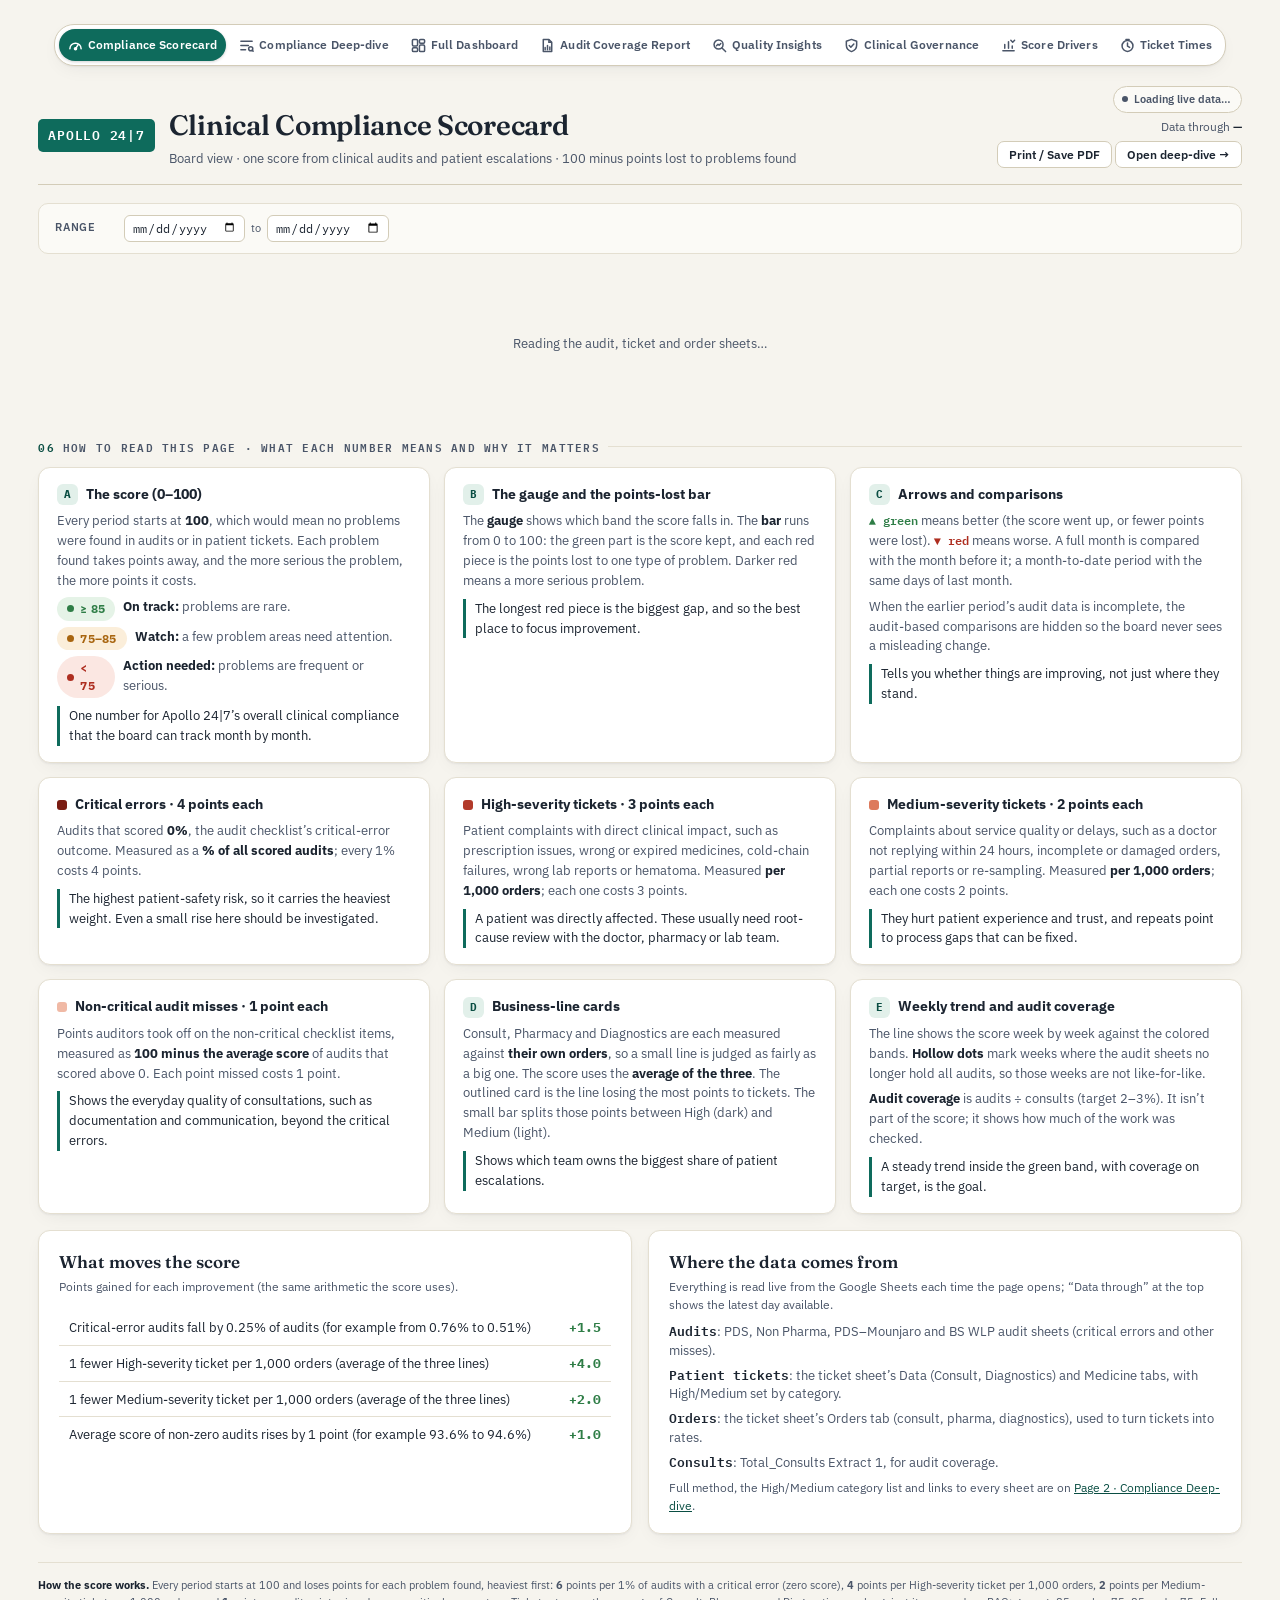
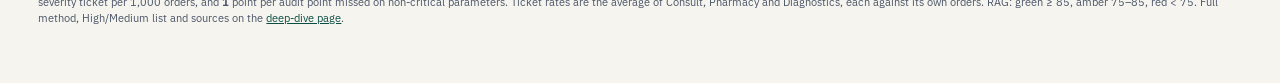
<file: index.html>
<!doctype html>
<html lang="en">
<head>
<meta charset="utf-8">
<meta name="viewport" content="width=device-width, initial-scale=1">
<title>Clinical Compliance Scorecard</title>
<link rel="preconnect" href="https://fonts.googleapis.com">
<link rel="preconnect" href="https://fonts.gstatic.com" crossorigin>
<link href="https://fonts.googleapis.com/css2?family=Fraunces:opsz,wght@9..144,500;9..144,600&family=IBM+Plex+Sans:wght@400;500;600;700&family=IBM+Plex+Mono:wght@400;500;600&display=swap" rel="stylesheet">
<link rel="stylesheet" href="cc.css?v=20261012">
<style id="nav8">
/* 8-page menu: always fits inside the screen */
.page-toggle-wrap{margin-left:calc(50% - 50vw);margin-right:calc(50% - 50vw);padding:0 16px}
.page-toggle-wrap .page-toggle{max-width:calc(100vw - 32px);flex-wrap:wrap;justify-content:center;row-gap:4px}
.page-toggle-wrap .page-toggle a{padding:8px 13px;gap:6px}
.page-toggle-wrap .page-toggle .pg{display:none}
@media (max-width:1380px){ .page-toggle-wrap .page-toggle a{padding:7px 9px;font-size:12px;gap:5px} .page-toggle-wrap .page-toggle{border-radius:20px} }
@media (max-width:1100px){ .page-toggle-wrap .page-toggle svg{display:none} }
</style>
</head>
<body>
<div class="wrap">
  <style>@media (max-width:1500px){ .page-toggle a{padding:8px 14px} .page-toggle .pg{display:none} } @media (max-width:1100px){ .page-toggle{flex-wrap:wrap;justify-content:center;max-width:calc(100vw - 32px);border-radius:18px} .page-toggle a{padding:8px 12px} }</style><div class="page-toggle-wrap"><nav class="page-toggle" aria-label="Switch page"><a href="index.html" aria-current="page"><svg viewBox="0 0 16 16" fill="none" stroke="currentColor" stroke-width="1.6" aria-hidden="true"><path d="M2 11.5a6 6 0 0 1 12 0" stroke-linecap="round"/><path d="M8 11.5 10.8 7" stroke-linecap="round"/><circle cx="8" cy="11.5" r="1.1" fill="currentColor"/></svg><span class="pg">PAGE 1</span>Compliance Scorecard</a><a href="deepdive.html"><svg viewBox="0 0 16 16" fill="none" stroke="currentColor" stroke-width="1.6" aria-hidden="true"><path d="M2 3.5h12M2 8h8M2 12.5h5" stroke-linecap="round"/><circle cx="12.5" cy="11.5" r="2.2"/><path d="M14.1 13.1 15 14" stroke-linecap="round"/></svg><span class="pg">PAGE 2</span>Compliance Deep-dive</a><a href="dashboard.html"><svg viewBox="0 0 16 16" fill="none" stroke="currentColor" stroke-width="1.6" aria-hidden="true"><rect x="1.5" y="1.5" width="5.5" height="7" rx="1.2"/><rect x="9" y="1.5" width="5.5" height="4" rx="1.2"/><rect x="9" y="7.5" width="5.5" height="7" rx="1.2"/><rect x="1.5" y="10.5" width="5.5" height="4" rx="1.2"/></svg><span class="pg">PAGE 3</span>Full Dashboard</a><a href="report.html"><svg viewBox="0 0 16 16" fill="none" stroke="currentColor" stroke-width="1.6" aria-hidden="true"><path d="M3.5 1.5h6l3 3v10h-9z" stroke-linejoin="round"/><path d="M9.5 1.5v3h3"/><path d="M5.5 12.5v-2.5M8 12.5V8M10.5 12.5V9.5" stroke-linecap="round"/></svg><span class="pg">PAGE 4</span>Audit Coverage Report</a><a href="insights.html"><svg viewBox="0 0 16 16" fill="none" stroke="currentColor" stroke-width="1.6" aria-hidden="true"><circle cx="7" cy="7" r="4.8"/><path d="M10.6 10.6 14.5 14.5" stroke-linecap="round"/><path d="M4.8 8.2 6.4 6.6 7.6 7.8 9.4 5.8" stroke-linecap="round" stroke-linejoin="round"/></svg><span class="pg">PAGE 5</span>Quality Insights</a><a href="governance.html"><svg viewBox="0 0 16 16" fill="none" stroke="currentColor" stroke-width="1.6" aria-hidden="true"><path d="M8 1.5 13.5 3.5v4.2c0 3.2-2.3 5.6-5.5 6.8-3.2-1.2-5.5-3.6-5.5-6.8V3.5z" stroke-linejoin="round"/><path d="M5.6 8.1 7.3 9.8 10.5 6.4" stroke-linecap="round" stroke-linejoin="round"/></svg><span class="pg">PAGE 6</span>Clinical Governance</a><a href="drivers.html"><svg viewBox="0 0 16 16" fill="none" stroke="currentColor" stroke-width="1.6" aria-hidden="true"><path d="M2 13.5h12" stroke-linecap="round"/><path d="M4 11V7M8 11V4M12 11V8.5" stroke-linecap="round"/><path d="M10.5 2.5 12.5 4.5 14.5 2.5" stroke-linecap="round" stroke-linejoin="round"/></svg><span class="pg">PAGE 7</span>Score Drivers</a><a href="times.html"><svg viewBox="0 0 16 16" fill="none" stroke="currentColor" stroke-width="1.6" aria-hidden="true"><circle cx="8" cy="8.5" r="5.8"/><path d="M8 5.2v3.5l2.3 1.4" stroke-linecap="round" stroke-linejoin="round"/><path d="M6.3 1.5h3.4" stroke-linecap="round"/></svg><span class="pg">PAGE 8</span>Ticket Times</a></nav></div>

  <header class="top">
    <div class="top-id">
      <span class="mark">APOLLO 24|7</span>
      <div>
        <h1>Clinical Compliance Scorecard</h1>
        <p>Board view &middot; one score from clinical audits and patient escalations &middot; 100 minus points lost to problems found</p>
      </div>
    </div>
    <div class="top-meta">
      <span class="status-chip off" id="status"><span class="dot"></span><span id="statusText">Loading live data…</span></span>
      <span>Data through <b id="through">—</b></span>
      <span class="noprint"><button class="btn" onclick="window.print()">Print / Save PDF</button> <a class="btn" href="deepdive.html">Open deep-dive &rarr;</a></span>
    </div>
  </header>

  <div class="periodbar">
    <span class="lbl">Range</span>
    <div class="chips" id="periodChips"></div>
    <div class="dates"><input type="date" id="dFrom" aria-label="From"><span style="color:var(--ink-soft);font-size:11px">to</span><input type="date" id="dTo" aria-label="To"></div>
    <span class="range" id="rangeLabel"></span>
  </div>

  <div id="note"></div>
  <div id="content"><div class="loading">Reading the audit, ticket and order sheets…</div></div>


  <div class="section-label"><span class="n">06</span>How to read this page &middot; what each number means and why it matters</div>
  <div class="howto">
    <div class="hcard"><h3><span class="no">A</span>The score (0&ndash;100)</h3>
      <p>Every period starts at <b>100</b>, which would mean no problems were found in audits or in patient tickets. Each problem found takes points away, and the more serious the problem, the more points it costs.</p>
      <div class="bands">
        <div><span class="rag green">&ge; 85</span><span><b>On track:</b> problems are rare.</span></div>
        <div><span class="rag amber">75&ndash;85</span><span><b>Watch:</b> a few problem areas need attention.</span></div>
        <div><span class="rag red">&lt; 75</span><span><b>Action needed:</b> problems are frequent or serious.</span></div>
      </div>
      <p class="why">One number for Apollo 24|7&rsquo;s overall clinical compliance that the board can track month by month.</p></div>

    <div class="hcard"><h3><span class="no">B</span>The gauge and the points-lost bar</h3>
      <p>The <b>gauge</b> shows which band the score falls in. The <b>bar</b> runs from 0 to 100: the green part is the score kept, and each red piece is the points lost to one type of problem. Darker red means a more serious problem.</p>
      <p class="why">The longest red piece is the biggest gap, and so the best place to focus improvement.</p></div>

    <div class="hcard"><h3><span class="no">C</span>Arrows and comparisons</h3>
      <p><span class="delta up">&#9650; green</span> means better (the score went up, or fewer points were lost). <span class="delta down">&#9660; red</span> means worse. A full month is compared with the month before it; a month-to-date period with the same days of last month.</p>
      <p>When the earlier period&rsquo;s audit data is incomplete, the audit-based comparisons are hidden so the board never sees a misleading change.</p>
      <p class="why">Tells you whether things are improving, not just where they stand.</p></div>

    <div class="hcard"><h3><span class="sev-dot" style="background:var(--sev-critical)"></span>Critical errors &middot; 4 points each</h3>
      <p>Audits that scored <b>0%</b>, the audit checklist&rsquo;s critical-error outcome. Measured as a <b>% of all scored audits</b>; every 1% costs 4 points.</p>
      <p class="why">The highest patient-safety risk, so it carries the heaviest weight. Even a small rise here should be investigated.</p></div>

    <div class="hcard"><h3><span class="sev-dot" style="background:var(--sev-high)"></span>High-severity tickets &middot; 3 points each</h3>
      <p>Patient complaints with direct clinical impact, such as prescription issues, wrong or expired medicines, cold-chain failures, wrong lab reports or hematoma. Measured <b>per 1,000 orders</b>; each one costs 3 points.</p>
      <p class="why">A patient was directly affected. These usually need root-cause review with the doctor, pharmacy or lab team.</p></div>

    <div class="hcard"><h3><span class="sev-dot" style="background:var(--sev-medium)"></span>Medium-severity tickets &middot; 2 points each</h3>
      <p>Complaints about service quality or delays, such as a doctor not replying within 24 hours, incomplete or damaged orders, partial reports or re-sampling. Measured <b>per 1,000 orders</b>; each one costs 2 points.</p>
      <p class="why">They hurt patient experience and trust, and repeats point to process gaps that can be fixed.</p></div>

    <div class="hcard"><h3><span class="sev-dot" style="background:var(--sev-others)"></span>Non-critical audit misses &middot; 1 point each</h3>
      <p>Points auditors took off on the non-critical checklist items, measured as <b>100 minus the average score</b> of audits that scored above 0. Each point missed costs 1 point.</p>
      <p class="why">Shows the everyday quality of consultations, such as documentation and communication, beyond the critical errors.</p></div>

    <div class="hcard"><h3><span class="no">D</span>Business-line cards</h3>
      <p>Consult, Pharmacy and Diagnostics are each measured against <b>their own orders</b>, so a small line is judged as fairly as a big one. The score uses the <b>average of the three</b>. The outlined card is the line losing the most points to tickets. The small bar splits those points between High (dark) and Medium (light).</p>
      <p class="why">Shows which team owns the biggest share of patient escalations.</p></div>

    <div class="hcard"><h3><span class="no">E</span>Weekly trend and audit coverage</h3>
      <p>The line shows the score week by week against the colored bands. <b>Hollow dots</b> mark weeks where the audit sheets no longer hold all audits, so those weeks are not like-for-like.</p>
      <p><b>Audit coverage</b> is audits &divide; consults (target 2&ndash;3%). It isn&rsquo;t part of the score; it shows how much of the work was checked.</p>
      <p class="why">A steady trend inside the green band, with coverage on target, is the goal.</p></div>
  </div>

  <div class="grid2" style="margin-top:16px">
    <div class="panel"><h2>What moves the score</h2><p class="desc">Points gained for each improvement (the same arithmetic the score uses).</p>
      <table class="moves"><tbody>
        <tr><td>Critical-error audits fall by 0.25% of audits (for example from 0.76% to 0.51%)</td><td class="num">+1.5</td></tr>
        <tr><td>1 fewer High-severity ticket per 1,000 orders (average of the three lines)</td><td class="num">+4.0</td></tr>
        <tr><td>1 fewer Medium-severity ticket per 1,000 orders (average of the three lines)</td><td class="num">+2.0</td></tr>
        <tr><td>Average score of non-zero audits rises by 1 point (for example 93.6% to 94.6%)</td><td class="num">+1.0</td></tr>
      </tbody></table></div>
    <div class="panel"><h2>Where the data comes from</h2><p class="desc" style="margin-bottom:8px">Everything is read live from the Google Sheets each time the page opens; &ldquo;Data through&rdquo; at the top shows the latest day available.</p>
      <ul class="facts" style="border-top:0;padding-top:0;margin-top:0">
        <li><span><b>Audits</b>: PDS, Non Pharma, PDS&ndash;Mounjaro and BS WLP audit sheets (critical errors and other misses).</span></li>
        <li><span><b>Patient tickets</b>: the ticket sheet&rsquo;s Data (Consult, Diagnostics) and Medicine tabs, with High/Medium set by category.</span></li>
        <li><span><b>Orders</b>: the ticket sheet&rsquo;s Orders tab (consult, pharma, diagnostics), used to turn tickets into rates.</span></li>
        <li><span><b>Consults</b>: Total_Consults Extract 1, for audit coverage.</span></li>
      </ul><p class="desc" style="margin:8px 0 0">Full method, the High/Medium category list and links to every sheet are on <a href="deepdive.html">Page 2 &middot; Compliance Deep-dive</a>.</p></div>
  </div>

  <footer>
    <div><b style="color:var(--ink)">How the score works.</b> Every period starts at 100 and loses points for each problem found, heaviest first: <b>6</b> points per 1% of audits with a critical error (zero score), <b>4</b> points per High-severity ticket per 1,000 orders, <b>2</b> points per Medium-severity ticket per 1,000 orders, and <b>1</b> point per audit point missed on non-critical parameters. Ticket rates are the average of Consult, Pharmacy and Diagnostics, each against its own orders. RAG: green &ge; 85, amber 75&ndash;85, red &lt; 75. Full method, High/Medium list and sources on the <a href="deepdive.html">deep-dive page</a>.</div>
  </footer>
</div>

<script src="cc-core.js?v=20261102c"></script>
<script>
(function(){
  "use strict";
  var U = CC.util, DATA = null, PERIODS = [], SEL = null;
  function esc(s){ return String(s==null?"":s).replace(/&/g,"&amp;").replace(/</g,"&lt;").replace(/>/g,"&gt;"); }
  function fi(n){ return (n==null||isNaN(n)) ? "—" : Math.round(n).toLocaleString("en-IN"); }
  function f1(n,d){ return (n==null||isNaN(n)) ? "—" : n.toFixed(d==null?1:d); }
  function ragLabel(r){ return r==="green"?"On track":(r==="amber"?"Watch":(r==="red"?"Action needed":"No data")); }
  /* change arrow; higherIsBetter decides the colour */
  function delta(cur, prev, d, higherIsBetter, suffix){
    if(cur==null||prev==null||isNaN(cur)||isNaN(prev)) return '<span class="delta flat">no comparison</span>';
    var diff = cur-prev, eps = Math.pow(10,-(d==null?1:d))/2;
    if(Math.abs(diff) < eps) return '<span class="delta flat">&#9644; no change</span>';
    var good = higherIsBetter ? diff>0 : diff<0;
    return '<span class="delta '+(good?'up':'down')+'">'+(diff>0?'&#9650; +':'&#9660; ')+f1(diff,d)+(suffix||'')+'</span>';
  }

  function render(){
    var p = SEL, pv = CC.previousOf(p);
    var R = CC.compute(DATA, p.start, p.end), P = CC.compute(DATA, pv.start, pv.end, CC.ticketEndFor(DATA, p, pv));
    var prevOk = pv.start >= CC.CFG.FIRST_MONTH+"-01";
    if(!prevOk) P = null;
    document.getElementById("rangeLabel").innerHTML = U.dateLabel(p.start)+" &ndash; "+U.dateLabel(p.end)+(P?' &middot; compared with <b>'+esc(pv.label)+'</b>':'');
    Array.prototype.forEach.call(document.querySelectorAll("#periodChips .chip"), function(c){ c.classList.toggle("on", c.dataset.q===(p.qk||"")); });
    document.getElementById("dFrom").value=p.start; document.getElementById("dTo").value=p.end;

    /* data-quality note */
    var notes=[];
    (function(){ var o=R.ordersThrough; if(!o) return; var n=(R.ticketsWaiting||0).toLocaleString("en-IN");
      if(R.noOrders) notes.push("<b>No order data yet for this range.</b> The Orders tab runs to "+U.dateLabel(o)+", so the score and the ticket rates per 1,000 orders can\u2019t be worked out yet. Audit numbers are shown in full.");
      else if(R.ticketsWaiting) notes.push("<b>"+n+" tickets dated after "+U.dateLabel(o)+" are not counted yet.</b> The Orders tab runs to "+U.dateLabel(o)+", so ticket numbers stop there until the order counts for the later days arrive. Audit numbers cover the full range."); })();
    if(R.audit.incomplete){
      notes.push("<b>Audit data is incomplete for this period.</b> The live "+R.audit.missing.map(function(m){ return esc(m.type)+" sheet"+(m.from?" starts on "+U.dateLabel(m.from):" has no rows"); }).join(", ")+
        ", so the audit deductions here only use the audits still held in the sheets. Older audits need an archive sheet (or the BigQuery archive) to be counted.");
    }
    document.getElementById("note").innerHTML = notes.map(function(n){ return '<div class="note">'+n+'</div>'; }).join("");

    var A=R.audit, T=R.tickets, D=R.deductions, PT=P&&P.tickets;
    /* the comparison window's audits may be missing (rolling audit sheets): then don't compare the overall
       score or the audit-based deductions — ticket deductions still compare */
    var auditCmp = !!(P && !P.audit.incomplete && !A.incomplete);
    var PD = P ? P.deductions : null;
    var KEYS = ["critical","high","medium","others"];
    var NAMES = {critical:"Critical errors", high:"High-severity tickets", medium:"Medium-severity tickets", others:"Non-critical audit misses"};
    var HOW = {critical:"% of audits scoring zero", high:"High tickets per 1,000 orders", medium:"Medium tickets per 1,000 orders", others:"audit points missed on other parameters"};
    var RANK = {critical:"1 · HEAVIEST · ×6", high:"2 · ×4", medium:"3 · ×2", others:"4 · LIGHTEST · ×1"};
    var html = '';

    /* ---- banner: gauge + headline + 100 -> score bar ---- */
    var cmpTxt = auditCmp ? delta(R.overall,P.overall,1,true)+' <span>vs '+esc(pv.label)+'</span>'
               : (P ? '<span>no like-for-like comparison ('+esc(pv.label)+' audit data incomplete)</span>' : '');
    html += '<div class="banner '+R.rag+'">'+gauge(R.overall, R.rag)+
      '<div class="headline"><div class="eyebrow">Overall clinical compliance &middot; '+esc(SEL.label)+'</div>'+
      '<h2>Apollo 24|7 scores <span class="hl">'+f1(R.overall)+'</span> out of 100</h2>'+
      '<div class="sub"><span class="rag big '+R.rag+'">'+ragLabel(R.rag)+'</span>'+cmpTxt+'</div>'+
      '<div class="wf">'+waterfall(R)+'</div></div></div>';

    function CALC(k,x){ var w=CC.CFG[{critical:'D_CRITICAL',high:'D_HIGH',medium:'D_MEDIUM',others:'D_OTHERS'}[k]], r=x.rate, p=x.pts, a='', e='', l=''; if(r==null) return ''; if(k==='critical'){ a='<b>'+fi(A.zero)+'</b> zero-score audits of <b>'+fi(A.scored)+'</b> scored'; e=fi(A.zero)+' &divide; '+fi(A.scored)+' = '+f1(r,2)+'% &times; '+w+' = &minus;'+f1(p,1)+' pts'; } else if(k==='others'){ a='<b>'+fi(A.nzN)+'</b> audits scored above 0, average <b>'+f1(A.nonZeroAvg,1)+'%</b>'; e='100 &minus; '+f1(A.nonZeroAvg,1)+' = '+f1(r,2)+' &times; '+w+' = &minus;'+f1(p,1)+' pts'; } else { var hk=k==='high'?'high':'medium', nm=k==='high'?'High':'Medium'; a='<b>'+fi(T[hk])+'</b> '+nm+' tickets &middot; <b>'+fi(T.orders)+'</b> orders'; l=T.lines.map(function(b){ return esc(b.label)+' '+fi(b[hk])+' / '+fi(b.orders); }).join(' &middot; '); e=f1(r,2)+' per 1,000 (average of the 3 lines) &times; '+w+' = &minus;'+f1(p,1)+' pts'; } return '<div class="calc" style="margin-top:8px;padding-top:8px;border-top:1px dashed var(--line,rgba(127,127,127,.3));font-size:11.5px;line-height:1.5;color:var(--ink-soft)"><div style="color:var(--ink)">'+a+'</div>'+(l?'<div>'+l+'</div>':'')+'<div class="tnum" style="margin-top:2px">'+e+'</div></div>'; }
    /* ---- deduction tiles ---- */
    var topK = KEYS.filter(function(k){ return D[k].pts!=null; }).sort(function(a,b){ return D[b].pts-D[a].pts; })[0];
    html += '<div class="section-label"><span class="n">01</span>Where the '+f1(D.total)+' points are lost &middot; heaviest problem first</div><div class="tiles4">';
    KEYS.forEach(function(k){
      var x=D[k], px=PD?PD[k]:null, isAudit=(k==="critical"||k==="others");
      var cmp = px && (!isAudit || auditCmp) ? delta(x.pts,px.pts,1,false,' pts')+' <span style="color:var(--ink-soft)">vs '+esc(pv.label)+'</span>' : '<span class="delta flat">no comparison</span>';
      html += '<div class="dtile'+(k===topK?' top':'')+'"><span class="sw" style="background:var(--sev-'+k+')"></span>'+'<div class="rank">'+RANK[k]+(k===topK?' <span class="flag">Biggest gap</span>':'')+'</div><div class="nm">'+NAMES[k]+'</div>'+
        '<div class="pts tnum">&minus;'+f1(x.pts)+'<small>points</small></div>'+
        '<div class="rate"><b>'+f1(x.rate,2)+'</b> '+HOW[k]+'</div>'+CALC(k,x)+'<div class="chg">'+cmp+'</div></div>';
    });
    html += '</div>';

    /* ---- score by business line ---- */
    html += buSection(R, P, pv, auditCmp);

    /* ---- business lines ---- */
    var worst = T.lines.filter(function(b){ return b.ptsLost!=null; }).sort(function(a,b){ return b.ptsLost-a.ptsLost; })[0];
    html += '<div class="section-label"><span class="n">03</span>Patient escalations by business line &middot; points lost to High + Medium tickets</div><div class="bucards">';
    T.lines.forEach(function(b,i){
      var pb = PT ? PT.lines[i] : null;
      var hp = b.highPer1k!=null ? CC.CFG.D_HIGH*b.highPer1k : 0, mp = b.medPer1k!=null ? CC.CFG.D_MEDIUM*b.medPer1k : 0, tot = hp+mp || 1;
      html += '<div class="bucard'+(worst&&worst.key===b.key?' worst':'')+'"><div class="t"><b>'+esc(b.label)+'</b><span>'+fi(b.orders)+' orders</span></div>'+
        '<div class="big tnum">&minus;'+f1(b.ptsLost)+'<small>points</small></div>'+
        '<div style="font-size:11.5px">'+(pb?delta(b.ptsLost,pb.ptsLost,1,false,' pts')+' <span style="color:var(--ink-soft)">vs '+esc(pv.label)+'</span>':'')+'</div>'+
        '<div class="mini" title="High '+f1(hp)+' pts · Medium '+f1(mp)+' pts"><i style="width:'+(hp/tot*100).toFixed(1)+'%;background:var(--sev-high)"></i><i style="width:'+(mp/tot*100).toFixed(1)+'%;background:var(--sev-medium)"></i></div>'+
        '<div class="rows"><span>High tickets</span><b>'+fi(b.high)+'</b><b>'+f1(b.highPer1k,2)+' / 1k</b>'+
        '<span>Medium tickets</span><b>'+fi(b.medium)+'</b><b>'+f1(b.medPer1k,2)+' / 1k</b></div></div>';
    });
    html += '</div><div class="legend"><span><i style="background:var(--sev-high)"></i>High (4 pts per ticket per 1,000 orders)</span><span><i style="background:var(--sev-medium)"></i>Medium (2 pts)</span><span>The score uses the average of the three lines, so each counts equally.</span></div>';

    /* ---- key points + trend ---- */
    html += '<div class="grid2" style="margin-top:0">';
    html += '<div><div class="section-label"><span class="n">04</span>Key points for the board</div><div class="panel"><ul class="points">'+keyPoints(R,P,pv).join("")+'</ul></div></div>';
    html += '<div><div class="section-label"><span class="n">05</span>Score trend &middot; <span id="trendModeLbl">'+(TREND_MODE==="month"?"monthly":"weekly")+'</span></div><div class="panel"><div class="trend-toggle" style="display:flex;gap:6px;margin-bottom:10px"><button type="button" class="chip'+(TREND_MODE==="month"?" on":"")+'" data-tm="month">Monthly</button><button type="button" class="chip'+(TREND_MODE==="week"?" on":"")+'" data-tm="week">Weekly</button></div><div id="trendBox">'+trendChart()+'</div></div></div>';
    html += '</div>';

    document.getElementById("content").innerHTML = html;
    wireChart();
  }

  /* semicircle gauge 0-100 with the RAG bands */
  function gauge(v, ragKey){
    var cx=170, cy=158, r=128, w=22;
    function pt(val){ var a=Math.PI*(1-val/100); return [cx+r*Math.cos(a), cy-r*Math.sin(a)]; }
    function arc(a,b){ var p=pt(a), q=pt(b); return 'M'+p[0].toFixed(1)+' '+p[1].toFixed(1)+' A'+r+' '+r+' 0 0 1 '+q[0].toFixed(1)+' '+q[1].toFixed(1); }
    var G=CC.CFG.RAG, val = v==null?0:Math.max(0,Math.min(100,v));
    var col = ragKey==="green"?"var(--band-green)":(ragKey==="amber"?"var(--band-amber)":"var(--band-red)");
    function tick(t){ var a=Math.PI*(1-t/100), x1=cx+(r+w/2+3)*Math.cos(a), y1=cy-(r+w/2+3)*Math.sin(a), x2=cx+(r+w/2+16)*Math.cos(a), y2=cy-(r+w/2+16)*Math.sin(a);
      return '<text class="lbl-sm" x="'+x2.toFixed(1)+'" y="'+(y2+4).toFixed(1)+'" text-anchor="middle">'+t+'</text>'; }
    var needle = pt(val);
    return '<svg class="gauge" viewBox="0 0 340 196" role="img" aria-label="Score '+f1(v)+' out of 100">'+
      '<path d="'+arc(0,G.amber)+'" stroke="var(--band-red)" stroke-width="'+w+'" fill="none" opacity=".18"/>'+
      '<path d="'+arc(G.amber,G.green)+'" stroke="var(--band-amber)" stroke-width="'+w+'" fill="none" opacity=".22"/>'+
      '<path d="'+arc(G.green,100)+'" stroke="var(--band-green)" stroke-width="'+w+'" fill="none" opacity=".22"/>'+
      (val>0?'<path d="'+arc(0,val)+'" stroke="'+col+'" stroke-width="'+(w-6)+'" fill="none" stroke-linecap="round"/>':'')+
      '<circle cx="'+needle[0].toFixed(1)+'" cy="'+needle[1].toFixed(1)+'" r="9" fill="var(--surface)" stroke="'+col+'" stroke-width="4"/>'+
      tick(0)+tick(G.amber)+tick(G.green)+tick(100)+
      '<text class="lbl-num" x="'+cx+'" y="'+(cy-14)+'" text-anchor="middle" font-size="58">'+f1(v)+'</text>'+
      '<text class="lbl-sm" x="'+cx+'" y="'+(cy+10)+'" text-anchor="middle" font-size="12">out of 100</text></svg>';
  }

  /* one bar from 0 to 100: the score kept, then each deduction */
  function waterfall(R){
    var D=R.deductions, segs=[], used=0;
    var keep = R.overall==null?0:R.overall;
    var html = '<div class="wf-bar">';
    html += '<div class="seg keep" style="flex:0 0 calc('+keep.toFixed(2)+'% - 2px)" title="Score '+f1(keep)+'">Score '+f1(keep)+'</div>';
    ["critical","high","medium","others"].forEach(function(k){
      var p=D[k].pts||0; if(p<=0) return;
      html += '<div class="seg s-'+k+'" style="flex:0 0 calc('+p.toFixed(2)+'% - 2px)" title="'+esc(k)+': −'+f1(p)+' points">'+(p>=3.5?'&minus;'+f1(p):'')+'</div>';
    });
    html += '</div><div class="wf-axis"><span>0</span><span>100 = no problems found</span></div>';
    html += '<div class="legend"><span><i style="background:var(--accent)"></i>Score kept</span>'+
      '<span><i style="background:var(--sev-critical)"></i>Critical &minus;'+f1(D.critical.pts)+'</span>'+
      '<span><i style="background:var(--sev-high)"></i>High tickets &minus;'+f1(D.high.pts)+'</span>'+
      '<span><i style="background:var(--sev-medium)"></i>Medium tickets &minus;'+f1(D.medium.pts)+'</span>'+
      '<span><i style="background:var(--sev-others)"></i>Other audit misses &minus;'+f1(D.others.pts)+'</span></div>';
    return html;
  }

  /* Score by business line: each line scored on its own audits and tickets, same weights as the overall score */
  var BU_ORDER = ["pharma","consult","diagnostics"];
  var BU_WHAT = { pharma:"PDS + PDS&ndash;Mounjaro (WLP) + WLP&ndash;Non Pharma (GLP) audits + Pharmacy tickets",
                  consult:"Non Pharma audits + Consult tickets", diagnostics:"Diagnostics tickets only (no audits)" };
  function buSection(R, P, pv, auditCmp){
    var h = '<div class="section-label"><span class="n">02</span>Score by business line &middot; each line&rsquo;s own audits and tickets <a href="drivers.html" style="margin-left:auto;font-family:var(--font-body);letter-spacing:0;text-transform:none;font-size:12px;color:var(--accent);font-weight:600">Why did each line move? Score Drivers &rarr;</a></div><div class="bucards">';
    BU_ORDER.forEach(function(k){
      var b = R.bu[k], pb = P ? P.bu[k] : null, d = b.ded, au = b.audit, t = b.tickets || {};
      var hasAud = b.types.length>0, cmpOk = pb && pb.score!=null && b.score!=null && (!hasAud || auditCmp);
      var parts = [["critical","var(--sev-critical)"],["high","var(--sev-high)"],["medium","var(--sev-medium)"],["others","var(--sev-others)"]];
      var tot = d.total || 1;
      h += '<div class="bucard"><div class="t"><b>'+esc(b.label)+'</b><span class="rag '+b.rag+'" style="font-size:10.5px">'+ragLabel(b.rag)+'</span></div>'+
        '<div style="font-size:11px;color:var(--ink-soft);margin-top:4px;line-height:1.4">'+BU_WHAT[k]+'</div>'+
        '<div class="big tnum">'+f1(b.score)+'<small>/ 100</small></div>'+
        '<div style="font-size:11.5px">'+(cmpOk ? delta(b.score,pb.score,1,true)+' <span style="color:var(--ink-soft)">vs '+esc(pv.label)+'</span>' : '<span class="delta flat">no comparison</span>')+'</div>'+
        '<div class="mini" title="Points lost by type">'+parts.map(function(pp){ var v=d[pp[0]].pts||0; return v>0 ? '<i style="width:'+(v/tot*100).toFixed(1)+'%;background:'+pp[1]+'"></i>' : ''; }).join("")+'</div>'+
        '<div class="rows" style="grid-template-columns:1fr auto auto">'+
          '<span>Critical errors</span><b>'+(hasAud ? fi(au.zero)+' of '+fi(au.scored)+' audits' : '—')+'</b><b>'+(d.critical.pts!=null ? '&minus;'+f1(d.critical.pts) : '—')+'</b>'+
          '<span>Other audit misses</span><b>'+(hasAud && b.nonZeroAvg!=null ? 'avg '+f1(b.nonZeroAvg,1)+'%' : '—')+'</b><b>'+(d.others.pts!=null ? '&minus;'+f1(d.others.pts) : '—')+'</b>'+
          '<span>High tickets</span><b>'+(t.orders ? fi(t.high)+' &middot; '+f1(t.highPer1k,2)+'/1k' : '—')+'</b><b>'+(d.high.pts!=null ? '&minus;'+f1(d.high.pts) : '—')+'</b>'+
          '<span>Medium tickets</span><b>'+(t.orders ? fi(t.medium)+' &middot; '+f1(t.medPer1k,2)+'/1k' : '—')+'</b><b>'+(d.medium.pts!=null ? '&minus;'+f1(d.medium.pts) : '—')+'</b>'+
        '</div><div style="font-size:11px;color:var(--ink-soft);margin-top:8px">'+fi(t.orders||0)+' orders'+(hasAud?' &middot; '+fi(au.audits)+' audits':'')+'</div></div>';
    });
    h += '</div>';
    /* month by month */
    var months = CC.periods(DATA), rowsH = months.map(function(m){ var r = CC.compute(DATA, m.start, m.end);
      function cell(v, rg){ return '<td class="num tnum"><span class="rag '+rg+'" style="font-size:11px">'+f1(v)+'</span></td>'; }
      return '<tr><td>'+esc(m.short)+(m.partial?' <span style="color:var(--ink-soft)">(MTD)</span>':'')+(r.audit.incomplete?' *':'')+'</td>'+cell(r.overall, r.rag)+BU_ORDER.map(function(k){ return cell(r.bu[k].score, r.bu[k].rag); }).join("")+'</tr>'; }).join("");
    h += '<div class="panel" style="margin-top:14px"><h3 style="margin:0 0 8px;font-size:13px">Month by month</h3><div class="tbl-wrap"><table><thead><tr><th>Month</th><th class="num">Overall</th><th class="num">Pharmacy</th><th class="num">Consult</th><th class="num">Diagnostics</th></tr></thead><tbody>'+rowsH+'</tbody></table></div>'+
      '<div class="legend" style="margin-top:8px"><span>Each line: 100 &minus; 6 &times; critical-error % &minus; 4 &times; High per 1,000 orders &minus; 2 &times; Medium per 1,000 orders &minus; 1 &times; other audit misses, using only that line&rsquo;s audits and tickets. Diagnostics has no audits, so only its tickets count. * = audit data incomplete that month.</span></div></div>';
    return h;
  }

  function keyPoints(R,P,pv){
    var out=[], A=R.audit, T=R.tickets, D=R.deductions;
    var cls = R.rag==="green"?"":(R.rag==="amber"?"warn":"crit");
    var cmpOk = P && !P.audit.incomplete && !A.incomplete;
    out.push('<li class="'+cls+'"><span class="ic">1</span><span>Clinical compliance score is <b>'+f1(R.overall)+'</b> / 100 ('+ragLabel(R.rag).toLowerCase()+')'+
      (cmpOk?', '+(R.overall>=P.overall?'up':'down')+' '+f1(Math.abs(R.overall-P.overall))+' points on '+esc(pv.label):'')+'. <b>'+f1(D.total)+'</b> points are lost to problems found.</span></li>');
    var NAMES = {critical:"critical errors (zero-score audits)", high:"High-severity tickets", medium:"Medium-severity tickets", others:"non-critical audit misses"};
    var big = ["critical","high","medium","others"].filter(function(k){ return D[k].pts!=null; }).sort(function(a,b){ return D[b].pts-D[a].pts; })[0];
    if(big) out.push('<li class="warn"><span class="ic">2</span><span>Biggest improvement area: <b>'+NAMES[big]+'</b>, costing <b>'+f1(D[big].pts)+'</b> points ('+f1(D[big].rate,2)+' '+D[big].unit+').</span></li>');
    var worst = T.lines.filter(function(b){ return b.ptsLost!=null; }).sort(function(a,b){ return b.ptsLost-a.ptsLost; })[0];
    var allHigh=[]; T.lines.forEach(function(b){ b.catList.forEach(function(c){ if(c.sev==="High") allHigh.push({bu:b.label, cat:c.cat, n:c.n}); }); });
    allHigh.sort(function(a,b){ return b.n-a.n; });
    if(allHigh.length && T.high){
      var top=allHigh[0];
      out.push('<li class="crit"><span class="ic">3</span><span>Top High-severity ticket: <b>'+esc(top.cat)+'</b> ('+esc(top.bu)+'), <b>'+fi(top.n)+'</b> tickets, '+f1(top.n/T.high*100,0)+'% of all High tickets'+(worst?'. <b>'+esc(worst.label)+'</b> loses the most points from tickets (&minus;'+f1(worst.ptsLost)+').':'.')+'</span></li>');
    }
    out.push('<li class="'+(A.zero?'crit':'')+'"><span class="ic">4</span><span><b>'+fi(A.zero)+'</b> critical errors in <b>'+fi(A.scored)+'</b> audits ('+f1(D.critical.rate,2)+'%); audit coverage <b>'+f1(A.coverage,2)+'%</b> of consults against the '+CC.CFG.COVERAGE_TARGET_LOW+'&ndash;'+CC.CFG.COVERAGE_TARGET_HIGH+'% target.</span></li>');
    return out;
  }

  /* weekly overall score, all weeks with data; weeks whose audit data is incomplete are drawn hollow + dashed */
  var CHART_PTS = [], TREND_MODE = "month";
  try{ TREND_MODE = localStorage.getItem("cc_trend")==="week" ? "week" : "month"; }catch(e){}
  function trendChart(){
    var first = CC.CFG.FIRST_MONTH+"-01";
    var buckets = TREND_MODE==="month"
      ? CC.periods(DATA).map(function(p){ return {start:p.start, end:p.end, lbl:p.short+(p.partial?" (MTD)":""), axis:p.short.replace(/ 20\d\d$/,"")+(p.partial?"*":"")}; })
      : CC.weeks(first, DATA.through).map(function(w){ return {start:w.start, end:w.end, lbl:U.shortDate(w.start)+" – "+U.shortDate(w.end), axis:U.shortDate(w.start)}; });
    CHART_PTS = buckets.map(function(w){ var r=CC.compute(DATA,w.start,w.end); return {w:w, v:r.overall, inc:r.audit.incomplete, lost:r.deductions.total, bu:r.bu}; }).filter(function(x){ return x.v!=null; });
    if(!CHART_PTS.length) return '<div class="empty">Not enough data yet.</div>';
    var W=560, H=230, L=34, Rm=10, Tm=12, B=26, lo=50, hi=100, G=CC.CFG.RAG;
    function X(i){ return L + (CHART_PTS.length===1 ? (W-L-Rm)/2 : i*(W-L-Rm)/(CHART_PTS.length-1)); }
    function Y(v){ return Tm + (hi-Math.max(lo,Math.min(hi,v)))/(hi-lo)*(H-Tm-B); }
    var s = '<svg viewBox="0 0 '+W+' '+H+'" role="img" aria-label="Clinical compliance score trend">';
    s += '<rect x="'+L+'" y="'+Y(hi)+'" width="'+(W-L-Rm)+'" height="'+(Y(G.green)-Y(hi))+'" fill="var(--band-green)" opacity=".08"/>';
    s += '<rect x="'+L+'" y="'+Y(G.green)+'" width="'+(W-L-Rm)+'" height="'+(Y(G.amber)-Y(G.green))+'" fill="var(--band-amber)" opacity=".10"/>';
    s += '<rect x="'+L+'" y="'+Y(G.amber)+'" width="'+(W-L-Rm)+'" height="'+(Y(lo)-Y(G.amber))+'" fill="var(--band-red)" opacity=".07"/>';
    s += '<g class="grid">'+[50,60,70,80,90,100].map(function(t){ return '<line x1="'+L+'" x2="'+(W-Rm)+'" y1="'+Y(t)+'" y2="'+Y(t)+'"/>'; }).join("")+'</g>';
    s += '<g class="axis">'+[50,60,70,80,90,100].map(function(t){ return '<text x="'+(L-6)+'" y="'+(Y(t)+3.5)+'" text-anchor="end">'+t+'</text>'; }).join("");
    var step = Math.max(1, Math.ceil(CHART_PTS.length/7));
    CHART_PTS.forEach(function(p,i){ if(i%step===0 || i===CHART_PTS.length-1) s += '<text x="'+X(i)+'" y="'+(H-8)+'" text-anchor="middle">'+esc(p.w.axis)+'</text>'; });
    s += '</g>';
    for(var i=1;i<CHART_PTS.length;i++){
      var a=CHART_PTS[i-1], b=CHART_PTS[i], dashed = a.inc||b.inc;
      s += '<line x1="'+X(i-1)+'" y1="'+Y(a.v)+'" x2="'+X(i)+'" y2="'+Y(b.v)+'" stroke="'+(dashed?'var(--ink-soft)':'var(--accent)')+'" stroke-width="2" '+(dashed?'stroke-dasharray="4 4" opacity=".6"':'')+' stroke-linecap="round"/>';
    }
    CHART_PTS.forEach(function(p,i){
      s += '<circle cx="'+X(i)+'" cy="'+Y(p.v)+'" r="5" fill="'+(p.inc?'var(--surface)':'var(--accent)')+'" stroke="'+(p.inc?'var(--ink-soft)':'var(--surface)')+'" stroke-width="2"/>';
      s += '<rect class="hit" data-i="'+i+'" x="'+(X(i)-14)+'" y="'+Tm+'" width="28" height="'+(H-Tm-B)+'" fill="transparent"/>';
    });
    var last = CHART_PTS[CHART_PTS.length-1];
    s += '<text x="'+X(CHART_PTS.length-1)+'" y="'+(Y(last.v)-11)+'" text-anchor="end" style="font-family:var(--font-mono);font-size:12px;font-weight:600;fill:var(--ink)">'+f1(last.v)+'</text>';
    s += '</svg>';
    return '<div class="chart" id="trendChart">'+s+'<div class="tip" id="trendTip"></div></div>'+
      '<div class="legend"><span><i style="background:var(--accent)"></i>'+(TREND_MODE==="month"?"Monthly score (* = month to date)":"Weekly score")+'</span><span><i style="background:var(--surface);border:2px solid var(--ink-soft)"></i>Audit data incomplete that '+(TREND_MODE==="month"?"month":"week")+'</span><span><i style="background:var(--band-green);opacity:.4"></i>&ge;'+G.green+'</span><span><i style="background:var(--band-amber);opacity:.4"></i>'+G.amber+'&ndash;'+G.green+'</span><span><i style="background:var(--band-red);opacity:.35"></i>&lt;'+G.amber+'</span></div>';
  }
  function wireChart(){
    Array.prototype.forEach.call(document.querySelectorAll(".trend-toggle .chip"), function(btn){
      btn.addEventListener("click", function(){ TREND_MODE = btn.dataset.tm; try{ localStorage.setItem("cc_trend", TREND_MODE); }catch(e){}
        document.getElementById("trendBox").innerHTML = trendChart(); document.getElementById("trendModeLbl").textContent = TREND_MODE==="month"?"monthly":"weekly";
        Array.prototype.forEach.call(document.querySelectorAll(".trend-toggle .chip"), function(b){ b.classList.toggle("on", b.dataset.tm===TREND_MODE); });
        wireChart(); });
    });
    var box=document.getElementById("trendChart"); if(!box || box.dataset.wired) return; box.dataset.wired="1";
    var tip=document.getElementById("trendTip"), svg=box.querySelector("svg");
    box.addEventListener("mousemove", function(e){
      var t=e.target; if(!t.classList || !t.classList.contains("hit")){ tip.style.opacity=0; return; }
      var p=CHART_PTS[+t.dataset.i], rb=box.getBoundingClientRect(), rt=t.getBoundingClientRect();
      var bu = p.bu ? '<br>Pharmacy '+f1(p.bu.pharma.score)+' &middot; Consult '+f1(p.bu.consult.score)+' &middot; Diagnostics '+f1(p.bu.diagnostics.score) : '';
      tip.innerHTML = esc(p.w.lbl)+'<br>Score <b>'+f1(p.v)+'</b> &middot; '+f1(p.lost)+' pts lost'+bu+(p.inc?'<br><i>audit data incomplete</i>':'');
      tip.style.left=(rt.left-rb.left+rt.width/2)+"px"; tip.style.top=(e.clientY-rb.top)+"px"; tip.style.opacity=1;
    });
    box.addEventListener("mouseleave", function(){ tip.style.opacity=0; });
  }

  function setStatus(){
    var st = DATA.status, bad = Object.keys(st).filter(function(k){ return st[k]!=="ok"; });
    var chip=document.getElementById("status");
    chip.className = "status-chip"+(bad.length?" warn":"");
    document.getElementById("statusText").textContent = bad.length ? "Partially live" : "Live from Google Sheets";
    chip.title = Object.keys(st).map(function(k){ return k+": "+st[k]; }).join("\n");
    document.getElementById("through").textContent = U.dateLabel(DATA.through)+(DATA.ordersThrough&&DATA.ordersThrough<DATA.through?" · orders to "+U.dateLabel(DATA.ordersThrough):"");
  }

  CC.load().then(function(d){
    DATA = d; PERIODS = CC.periods(d); setStatus();
    if(!PERIODS.length){ document.getElementById("content").innerHTML='<div class="panel empty">No data could be read from the sheets.</div>'; return; }
    /* same range chips as the audit dashboard; default MTD */
    var CH = CC.quickRanges(d), dF=document.getElementById("dFrom"), dT=document.getElementById("dTo");
    var saved=null; try{ saved=localStorage.getItem("cc_qk"); }catch(e){}
    var live=CH.filter(function(p){ return !p.off; });
    SEL = live.filter(function(p){ return p.qk===saved; })[0] || live.filter(function(p){ return p.qk==="mtd"; })[0] || live[live.length-1] || PERIODS[PERIODS.length-1];
    dF.min=dT.min=CC.CFG.FIRST_MONTH+"-01"; dF.max=dT.max=DATA.through;
    document.getElementById("periodChips").innerHTML = CH.map(function(p){
      if(p.off) return '<button class="chip" disabled style="opacity:.4;cursor:not-allowed" title="No ticket and order data yet for this range (data through '+U.dateLabel(DATA.through)+')">'+esc(p.chip)+'</button>';
      var inc=CC.compute(DATA,p.start,p.end).audit.incomplete;
      return '<button class="chip" data-q="'+p.qk+'" title="'+U.dateLabel(p.start)+' – '+U.dateLabel(p.end)+(inc?' · audit data incomplete':'')+'">'+esc(p.chip)+(inc?' *':'')+'</button>'; }).join("");
    document.getElementById("periodChips").addEventListener("click", function(e){
      var t=e.target.closest?e.target.closest(".chip"):e.target, k=t&&t.dataset&&t.dataset.q; if(!k) return;
      CH.forEach(function(p){ if(p.qk===k) SEL=p; });
      try{ localStorage.setItem("cc_qk", k); }catch(err){}
      render();
    });
    function onDate(){ if(!(dF.value && dT.value && dF.value<=dT.value)) return;
      var m=CH.filter(function(p){ return !p.off && p.start===dF.value && p.end===dT.value; })[0]||PERIODS.filter(function(p){ return p.start===dF.value && p.end===dT.value; })[0];
      SEL = m || {start:dF.value, end:dT.value, label:U.dateLabel(dF.value)+" – "+U.dateLabel(dT.value)};
      render(); }
    dF.addEventListener("change", onDate); dT.addEventListener("change", onDate);
    render();
  }).catch(function(e){
    document.getElementById("content").innerHTML='<div class="panel empty">Could not load data: '+esc(e&&e.message||e)+'</div>';
  });
})();
</script>
</body>
</html>
</file>
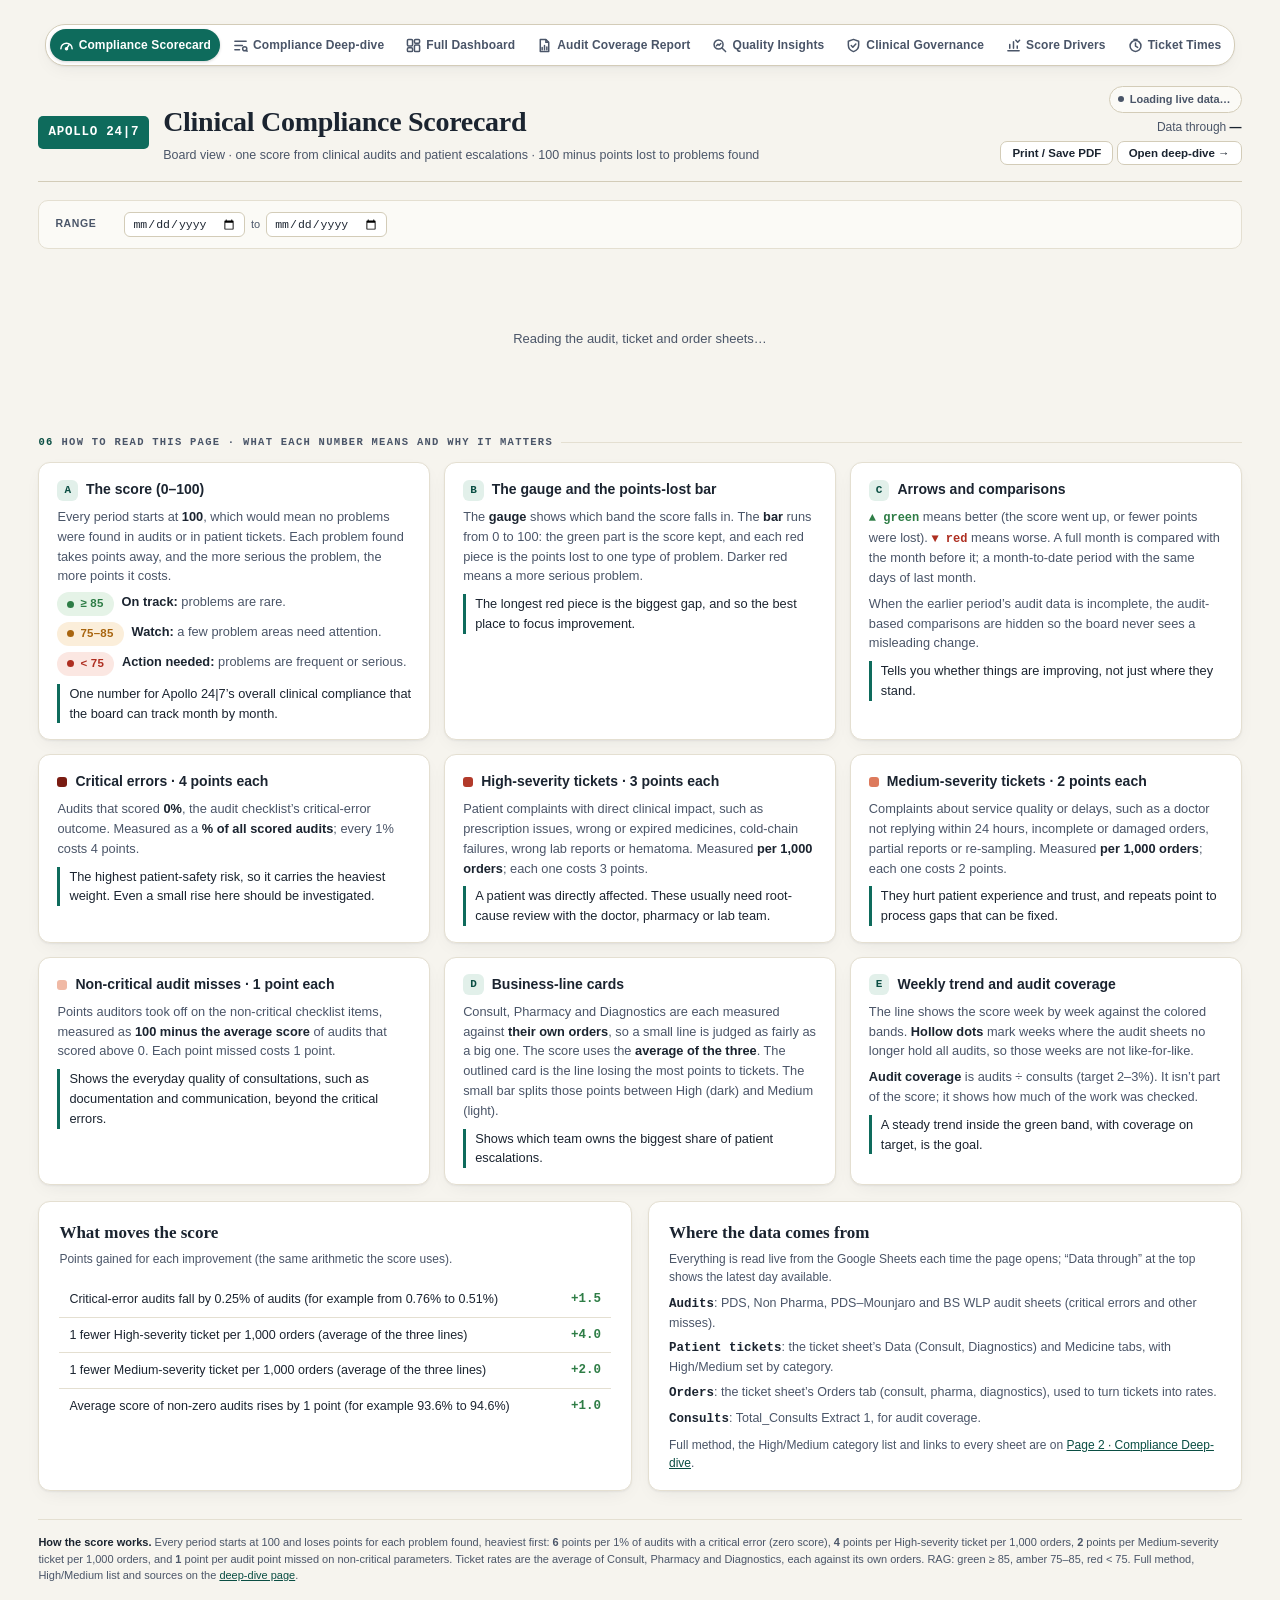
<file: scorecard/index.html>
<!doctype html>
<html lang="en"><head><meta charset="utf-8"><meta name="viewport" content="width=device-width, initial-scale=1">
<title>Clinical Compliance Scorecard has moved</title>
<meta http-equiv="refresh" content="0; url=https://sanjeevyadav-blip.github.io/apollo-audit-dashboard/">
<link rel="canonical" href="https://sanjeevyadav-blip.github.io/apollo-audit-dashboard/">
<style>body{font-family:system-ui,sans-serif;background:#F6F4EE;color:#1B2430;display:flex;align-items:center;justify-content:center;min-height:100vh;margin:0;padding:16px}a{color:#0A4E43}@media(prefers-color-scheme:dark){body{background:#181A16;color:#EDE9DE}a{color:#8FDCC6}}</style>
</head><body><p>The Clinical Compliance Scorecard is now <a href="https://sanjeevyadav-blip.github.io/apollo-audit-dashboard/">Page 1 of the audit website</a>.</p></body></html>
</file>
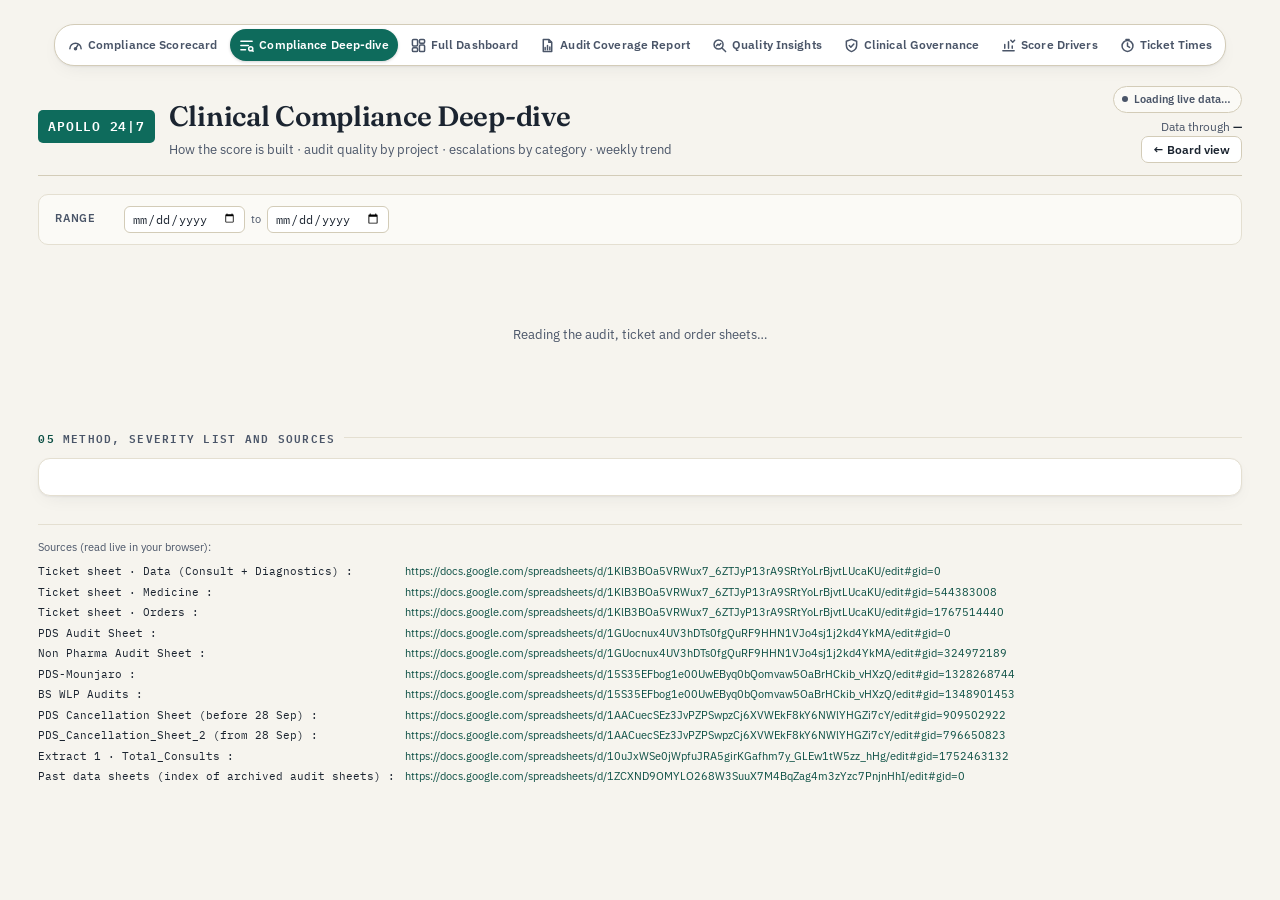
<file: deepdive.html>
<!doctype html>
<html lang="en">
<head>
<meta charset="utf-8">
<meta name="viewport" content="width=device-width, initial-scale=1">
<title>Clinical Compliance Deep-dive</title>
<link rel="preconnect" href="https://fonts.googleapis.com">
<link rel="preconnect" href="https://fonts.gstatic.com" crossorigin>
<link href="https://fonts.googleapis.com/css2?family=Fraunces:opsz,wght@9..144,500;9..144,600&family=IBM+Plex+Sans:wght@400;500;600;700&family=IBM+Plex+Mono:wght@400;500;600&display=swap" rel="stylesheet">
<link rel="stylesheet" href="cc.css?v=20261012">
<style id="nav8">
/* 8-page menu: always fits inside the screen */
.page-toggle-wrap{margin-left:calc(50% - 50vw);margin-right:calc(50% - 50vw);padding:0 16px}
.page-toggle-wrap .page-toggle{max-width:calc(100vw - 32px);flex-wrap:wrap;justify-content:center;row-gap:4px}
.page-toggle-wrap .page-toggle a{padding:8px 13px;gap:6px}
.page-toggle-wrap .page-toggle .pg{display:none}
@media (max-width:1380px){ .page-toggle-wrap .page-toggle a{padding:7px 9px;font-size:12px;gap:5px} .page-toggle-wrap .page-toggle{border-radius:20px} }
@media (max-width:1100px){ .page-toggle-wrap .page-toggle svg{display:none} }
</style>
</head>
<body>
<div class="wrap">
  <style>@media (max-width:1500px){ .page-toggle a{padding:8px 14px} .page-toggle .pg{display:none} } @media (max-width:1100px){ .page-toggle{flex-wrap:wrap;justify-content:center;max-width:calc(100vw - 32px);border-radius:18px} .page-toggle a{padding:8px 12px} }</style><div class="page-toggle-wrap"><nav class="page-toggle" aria-label="Switch page"><a href="index.html"><svg viewBox="0 0 16 16" fill="none" stroke="currentColor" stroke-width="1.6" aria-hidden="true"><path d="M2 11.5a6 6 0 0 1 12 0" stroke-linecap="round"/><path d="M8 11.5 10.8 7" stroke-linecap="round"/><circle cx="8" cy="11.5" r="1.1" fill="currentColor"/></svg><span class="pg">PAGE 1</span>Compliance Scorecard</a><a href="deepdive.html" aria-current="page"><svg viewBox="0 0 16 16" fill="none" stroke="currentColor" stroke-width="1.6" aria-hidden="true"><path d="M2 3.5h12M2 8h8M2 12.5h5" stroke-linecap="round"/><circle cx="12.5" cy="11.5" r="2.2"/><path d="M14.1 13.1 15 14" stroke-linecap="round"/></svg><span class="pg">PAGE 2</span>Compliance Deep-dive</a><a href="dashboard.html"><svg viewBox="0 0 16 16" fill="none" stroke="currentColor" stroke-width="1.6" aria-hidden="true"><rect x="1.5" y="1.5" width="5.5" height="7" rx="1.2"/><rect x="9" y="1.5" width="5.5" height="4" rx="1.2"/><rect x="9" y="7.5" width="5.5" height="7" rx="1.2"/><rect x="1.5" y="10.5" width="5.5" height="4" rx="1.2"/></svg><span class="pg">PAGE 3</span>Full Dashboard</a><a href="report.html"><svg viewBox="0 0 16 16" fill="none" stroke="currentColor" stroke-width="1.6" aria-hidden="true"><path d="M3.5 1.5h6l3 3v10h-9z" stroke-linejoin="round"/><path d="M9.5 1.5v3h3"/><path d="M5.5 12.5v-2.5M8 12.5V8M10.5 12.5V9.5" stroke-linecap="round"/></svg><span class="pg">PAGE 4</span>Audit Coverage Report</a><a href="insights.html"><svg viewBox="0 0 16 16" fill="none" stroke="currentColor" stroke-width="1.6" aria-hidden="true"><circle cx="7" cy="7" r="4.8"/><path d="M10.6 10.6 14.5 14.5" stroke-linecap="round"/><path d="M4.8 8.2 6.4 6.6 7.6 7.8 9.4 5.8" stroke-linecap="round" stroke-linejoin="round"/></svg><span class="pg">PAGE 5</span>Quality Insights</a><a href="governance.html"><svg viewBox="0 0 16 16" fill="none" stroke="currentColor" stroke-width="1.6" aria-hidden="true"><path d="M8 1.5 13.5 3.5v4.2c0 3.2-2.3 5.6-5.5 6.8-3.2-1.2-5.5-3.6-5.5-6.8V3.5z" stroke-linejoin="round"/><path d="M5.6 8.1 7.3 9.8 10.5 6.4" stroke-linecap="round" stroke-linejoin="round"/></svg><span class="pg">PAGE 6</span>Clinical Governance</a><a href="drivers.html"><svg viewBox="0 0 16 16" fill="none" stroke="currentColor" stroke-width="1.6" aria-hidden="true"><path d="M2 13.5h12" stroke-linecap="round"/><path d="M4 11V7M8 11V4M12 11V8.5" stroke-linecap="round"/><path d="M10.5 2.5 12.5 4.5 14.5 2.5" stroke-linecap="round" stroke-linejoin="round"/></svg><span class="pg">PAGE 7</span>Score Drivers</a><a href="times.html"><svg viewBox="0 0 16 16" fill="none" stroke="currentColor" stroke-width="1.6" aria-hidden="true"><circle cx="8" cy="8.5" r="5.8"/><path d="M8 5.2v3.5l2.3 1.4" stroke-linecap="round" stroke-linejoin="round"/><path d="M6.3 1.5h3.4" stroke-linecap="round"/></svg><span class="pg">PAGE 8</span>Ticket Times</a></nav></div>

  <header class="top">
    <div class="top-id">
      <span class="mark">APOLLO 24|7</span>
      <div>
        <h1>Clinical Compliance Deep-dive</h1>
        <p>How the score is built &middot; audit quality by project &middot; escalations by category &middot; weekly trend</p>
      </div>
    </div>
    <div class="top-meta">
      <span class="status-chip off" id="status"><span class="dot"></span><span id="statusText">Loading live data…</span></span>
      <span>Data through <b id="through">—</b></span>
      <span class="noprint"><a class="btn" href="./">&larr; Board view</a></span>
    </div>
  </header>

  <div class="periodbar">
    <span class="lbl">Range</span>
    <div class="chips" id="periodChips"></div>
    <div class="dates"><input type="date" id="dFrom"><span style="color:var(--ink-soft);font-size:11px">to</span><input type="date" id="dTo"></div>
    <span class="range" id="rangeLabel"></span>
  </div>

  <div id="note"></div>
  <div id="content"><div class="loading">Reading the audit, ticket and order sheets…</div></div>

  <div class="section-label"><span class="n">05</span>Method, severity list and sources</div>
  <div class="panel method" id="method"></div>

  <footer id="sources"></footer>
</div>

<script src="cc-core.js?v=20261102c"></script>
<script>
(function(){
  "use strict";
  var U = CC.util, DATA = null, PERIODS = [], RANGE = null;
  function esc(s){ return String(s==null?"":s).replace(/&/g,"&amp;").replace(/</g,"&lt;").replace(/>/g,"&gt;"); }
  function fi(n){ return (n==null||isNaN(n)) ? "—" : Math.round(n).toLocaleString("en-IN"); }
  function f1(n,d){ return (n==null||isNaN(n)) ? "—" : n.toFixed(d==null?1:d); }
  function meter(pct, d, cls, scaleMax){
    if(pct==null||isNaN(pct)) return "—";
    var w = Math.max(0, Math.min(100, pct/(scaleMax||100)*100));
    return '<span class="meter"><span class="track"><i class="'+(cls||"")+'" style="width:'+w.toFixed(1)+'%"></i></span>'+f1(pct,d)+(scaleMax?'':'%')+'</span>';
  }
  function delta(cur, prev, d, higherIsBetter){
    if(cur==null||prev==null||isNaN(cur)||isNaN(prev)) return '<span class="delta flat">—</span>';
    var diff=cur-prev; if(Math.abs(diff) < Math.pow(10,-(d==null?1:d))/2) return '<span class="delta flat">0</span>';
    var good = higherIsBetter ? diff>0 : diff<0;
    return '<span class="delta '+(good?'up':'down')+'">'+(diff>0?'+':'')+f1(diff,d)+'</span>';
  }
  /* comparison window for any custom range: the same number of days just before it */
  function prevWindow(s,e){
    var p = PERIODS.filter(function(x){ return x.start===s && x.end===e; })[0];
    if(p){ var q=CC.previousOf(p); return {start:q.start, end:q.end, label:q.label}; }
    var days = Math.round((new Date(e)-new Date(s))/86400000)+1;
    var pe = U.addDaysIso(s,-1), ps = U.addDaysIso(pe,-(days-1));
    return {start:ps, end:pe, label:"previous "+days+" days"};
  }

  function render(){
    var s=RANGE.start, e=RANGE.end, pv=prevWindow(s,e);
    var R=CC.compute(DATA,s,e), P=CC.compute(DATA,pv.start,pv.end,CC.ticketEndFor(DATA,{start:s,end:e},pv));
    if(pv.start < CC.CFG.FIRST_MONTH+"-01") P=null;
    document.getElementById("dFrom").value=s; document.getElementById("dTo").value=e;
    document.getElementById("rangeLabel").innerHTML = U.dateLabel(s)+" &ndash; "+U.dateLabel(e)+(P?' &middot; vs <b>'+esc(pv.label)+'</b>':'');
    Array.prototype.forEach.call(document.querySelectorAll("#periodChips .chip"), function(c){ c.classList.toggle("on", RANGE.qk ? c.dataset.q===RANGE.qk : (c.dataset.s===s && c.dataset.e===e)); });
    var notes=[];
    (function(){ var o=R.ordersThrough; if(!o) return; var n=(R.ticketsWaiting||0).toLocaleString("en-IN");
      if(R.noOrders) notes.push("<b>No order data yet for this range.</b> The Orders tab runs to "+U.dateLabel(o)+", so the score and the ticket rates per 1,000 orders can\u2019t be worked out yet. Audit numbers are shown in full.");
      else if(R.ticketsWaiting) notes.push("<b>"+n+" tickets dated after "+U.dateLabel(o)+" are not counted yet.</b> The Orders tab runs to "+U.dateLabel(o)+", so ticket numbers stop there until the order counts for the later days arrive. Audit numbers cover the full range."); })();
    if(R.audit.incomplete) notes.push("<b>Audit data is incomplete for this range.</b> "+R.audit.missing.map(function(m){ return esc(m.type)+" audits are only held from "+(m.from?U.dateLabel(m.from):"(none)"); }).join("; ")+". Audit numbers below cover what the live sheets still hold.");
    if(s < (DATA.ticketFrom||s)) notes.push("Ticket data starts on "+U.dateLabel(DATA.ticketFrom)+".");
    document.getElementById("note").innerHTML = notes.map(function(n){ return '<div class="note">'+n+'</div>'; }).join("");

    var A=R.audit, T=R.tickets, h='';
    var aC = !!(P && !P.audit.incomplete && !A.incomplete);   /* audit comparisons only when both windows have complete audit data */

    /* 01 score build-up (deduction model) */
    var D=R.deductions, PD=P?P.deductions:null;
    var ROWS=[
      ["critical","Critical errors","Zero-score audits ÷ scored audits"],
      ["high","High-severity tickets","Average of the 3 lines' High tickets per 1,000 orders"],
      ["medium","Medium-severity tickets","Average of the 3 lines' Medium tickets per 1,000 orders"],
      ["others","Non-critical audit misses","100 − average score of audits that scored above 0"]
    ];
    h += '<div class="section-label"><span class="n">01</span>Score build-up</div><div class="panel"><p class="desc">Start at 100 and lose points for each problem, heaviest first. Audit-based rows are only compared when both periods have complete audit data.</p><div class="tbl-wrap"><table><thead><tr><th>Problem</th><th class="num">Rate</th><th>Unit</th><th class="num">Points per unit</th><th class="num">Points lost</th><th class="num">'+(P?'vs '+esc(pv.label):'Change')+'</th><th>How the rate is measured</th></tr></thead><tbody>';
    h += '<tr><td><b>Starting score</b></td><td></td><td></td><td></td><td class="num">100.0</td><td></td><td></td></tr>';
    var detail = {
      critical: fi(A.zero)+' zero-score audits of '+fi(A.scored)+' scored',
      high: T.lines.map(function(b){ return esc(b.label)+' '+f1(b.highPer1k,2); }).join(' · '),
      medium: T.lines.map(function(b){ return esc(b.label)+' '+f1(b.medPer1k,2); }).join(' · '),
      others: 'average score of non-zero audits '+f1(A.nonZeroAvg,1)+'%'
    };
    ROWS.forEach(function(r){
      var k=r[0], x=D[k], px=PD?PD[k]:null, isAudit=(k==="critical"||k==="others");
      h += '<tr><td><b>'+r[1]+'</b></td><td class="num">'+f1(x.rate,2)+'</td><td>'+x.unit+'</td><td class="num">'+x.weight+'</td><td class="num"><b>&minus;'+f1(x.pts,2)+'</b></td><td class="num">'+(px&&(!isAudit||aC)?delta(x.pts,px.pts,2,false):'—')+'</td><td class="wrap">'+r[2]+'<div style="font-size:11px;color:var(--ink-soft)">'+detail[k]+'</div></td></tr>';
    });
    h += '<tr class="total"><td>Overall score</td><td></td><td></td><td></td><td class="num">'+f1(R.overall,2)+'</td><td class="num">'+(aC?delta(R.overall,P.overall,2,true):'—')+'</td><td><span class="rag '+R.rag+'">'+(R.rag==="green"?"On track":R.rag==="amber"?"Watch":R.rag==="red"?"Action needed":"No data")+'</span></td></tr>';
    h += '</tbody></table></div></div>';

    /* 02 audits by project */
    h += '<div class="section-label"><span class="n">02</span>Audit quality by project</div><div class="panel"><p class="desc">Audits by Date of Audit; consults are the day before (D&minus;1), Completed only (WLP&ndash;Non Pharma at booked level; PDS Cancellation = cancelled PDS consults, reviewed as genuine / not genuine, so it has no score).</p><div class="tbl-wrap"><table><thead><tr><th>Project</th><th class="num">Consults</th><th class="num">Audits</th><th class="num">Coverage</th><th class="num">Avg score</th><th class="num">Scored &ge; 90%</th><th class="num">Zero-score</th><th class="num">Avg score vs prev</th></tr></thead><tbody>';
    A.projects.forEach(function(x,i){
      var px = aC ? P.audit.projects[i] : null;
      h += '<tr><td><b>'+esc(x.type)+'</b></td><td class="num">'+fi(x.consults)+'</td><td class="num">'+fi(x.audits)+'</td><td class="num">'+meter(x.coverage,2,'',10).replace(/<\/span>$/,'%</span>')+'</td><td class="num">'+(x.avg==null?'—':meter(x.avg,1,x.avg<90?'warn':''))+'</td><td class="num">'+(x.passPct==null?'—':f1(x.passPct)+'%')+'</td><td class="num">'+(x.scored?fi(x.zero):'—')+'</td><td class="num">'+(px?delta(x.avg,px.avg,1,true):'—')+'</td></tr>';
    });
    h += '<tr class="total"><td>All projects</td><td class="num">'+fi(A.consults)+'</td><td class="num">'+fi(A.audits)+'</td><td class="num">'+f1(A.coverage,2)+'%</td><td class="num">'+f1(A.score)+'%</td><td class="num">'+f1(A.passPct)+'%</td><td class="num">'+fi(A.zero)+'</td><td class="num">'+(aC?delta(A.score,P.audit.score,1,true):'—')+'</td></tr>';
    h += '</tbody></table></div><p class="desc" style="margin:10px 0 0">Coverage bar scale: 0&ndash;10%. Target: '+CC.CFG.COVERAGE_TARGET_LOW+'&ndash;'+CC.CFG.COVERAGE_TARGET_HIGH+'% of consults overall.</p></div>';

    /* 03 escalations by business line + category */
    h += '<div class="section-label"><span class="n">03</span>Escalations by category</div><div class="grid2" style="grid-template-columns:1fr">';
    T.lines.forEach(function(b,i){
      var pb = P ? P.tickets.lines[i] : null, pc = {};
      if(pb) pb.catList.forEach(function(c){ pc[c.cat]=c; });
      h += '<div class="panel"><h2>'+esc(b.label)+' <span style="font-family:var(--font-mono);font-size:13px;color:var(--ink-soft);font-weight:500">&middot; '+fi(b.tickets)+' tickets &middot; '+fi(b.orders)+' orders &middot; '+f1(b.highPer1k,2)+' High &amp; '+f1(b.medPer1k,2)+' Medium per 1,000 orders &middot; &minus;'+f1(b.ptsLost)+' points</span></h2>'+
        '<p class="desc">'+fi(b.high)+' High &middot; '+fi(b.medium)+' Medium &middot; '+fi(b.pending)+' still pending &middot; average first response '+f1(b.frt)+' hrs, resolution '+f1(b.res)+' hrs</p>';
      if(!b.catList.length){ h += '<div class="empty">No tickets in this range.</div></div>'; return; }
      h += '<div class="tbl-wrap"><table><thead><tr><th>Category</th><th>Severity</th><th class="num">Tickets</th><th class="num">Share</th><th class="num">Per 10k orders</th><th class="num">vs prev (per 10k)</th><th class="num">Pending</th><th class="num">Avg 1st response (hrs)</th><th class="num">Avg resolution (hrs)</th></tr></thead><tbody>';
      var maxShare = Math.max.apply(null, b.catList.map(function(c){ return c.share||0; }));
      b.catList.forEach(function(c){
        var p = pc[c.cat];
        h += '<tr><td class="wrap">'+esc(c.cat)+'</td><td><span class="sev '+c.sev+'">'+c.sev+'</span></td><td class="num">'+fi(c.n)+'</td><td class="num">'+meter(c.share,1,c.sev==="High"?'crit':'warn',maxShare).replace(/<\/span>$/,'%</span>')+'</td><td class="num">'+f1(c.per10k,2)+'</td><td class="num">'+(p?delta(c.per10k,p.per10k,2,false):(P?'<span class="delta flat">new</span>':'—'))+'</td><td class="num">'+fi(c.pending)+'</td><td class="num">'+f1(c.frt)+'</td><td class="num">'+f1(c.res)+'</td></tr>';
      });
      h += '</tbody></table></div></div>';
    });
    h += '</div>';

    /* 04 weekly trend */
    var wk = CC.weeks(s,e);
    h += '<div class="section-label"><span class="n">04</span>Weekly trend</div><div class="panel"><p class="desc">Monday&ndash;Sunday weeks inside the selected range (first and last weeks can be partial). Business-line columns are points lost to tickets (4 &times; High + 2 &times; Medium per 1,000 orders).</p><div class="tbl-wrap"><table><thead><tr><th>Week</th><th class="num">Overall</th><th class="num">Audit score</th><th class="num">Audits</th>'+
      T.lines.map(function(b){ return '<th class="num">'+esc(b.label)+' pts lost</th>'; }).join("")+'<th class="num">Critical %</th><th class="num">Total pts lost</th></tr></thead><tbody>';
    wk.forEach(function(w){
      var r=CC.compute(DATA,w.start,w.end);
      h += '<tr><td>'+U.shortDate(w.start)+(w.end!==w.start?' &ndash; '+U.shortDate(w.end):'')+'</td><td class="num"><b>'+f1(r.overall,2)+'</b></td><td class="num">'+f1(r.audit.score)+'%</td><td class="num">'+fi(r.audit.audits)+'</td>'+
        r.tickets.lines.map(function(b){ return '<td class="num">'+(b.ptsLost==null?'—':'&minus;'+f1(b.ptsLost))+'</td>'; }).join("")+'<td class="num">'+f1(r.deductions.critical.rate,2)+'</td><td class="num"><b>&minus;'+f1(r.deductions.total)+'</b></td></tr>';
    });
    h += '</tbody></table></div></div>';

    document.getElementById("content").innerHTML = h;
  }

  function methodHtml(){
    var H = CC.HIGH_LABELS;
    function list(arr){ return arr.map(esc).join(", "); }
    return '<h3 style="margin-top:0">Score</h3>'+
      '<p><code>Score = 100 &minus; (6 &times; Critical + 4 &times; High + 2 &times; Medium + 1 &times; Others)</code>. Every period starts at 100 and loses points for each problem found, the most serious costing the most. This keeps the score in a range (around 75&ndash;85 today) where improvement shows clearly.</p>'+
      '<p><b>Critical</b> = zero-score audits as a % of scored audits (PDS, PDS&ndash;Mounjaro, Non Pharma, WLP&ndash;Non Pharma), by Date of Audit. 1% of audits with a critical error costs 4 points.</p>'+
      '<p><b>High</b> and <b>Medium</b> = patient tickets per 1,000 orders. Each business line (Consult, Pharmacy, Diagnostics) is measured against its own orders, and the three rates are averaged so Pharmacy&rsquo;s large volume doesn&rsquo;t hide the others. One High ticket per 1,000 orders costs 4 points; one Medium costs 2. Tickets are dated by ticket date.</p>'+
      '<p><b>Others</b> = audit points missed on non-critical parameters: 100 minus the average score of audits that scored above 0. Each point missed costs 1 point.</p>'+
      '<p><b>Audit coverage</b> = audits &divide; completed consults of the day before (D&minus;1), against the 2&ndash;3% target. Shown for context; not part of the score.</p>'+
      '<p><b>RAG</b>: green &ge; 85, amber 75&ndash;85, red &lt; 75. <b>Comparison</b>: a full month is compared with the previous month; a month-to-date period with the same days of last month.</p>'+
      '<h3>High severity (everything else in the business line is Medium)</h3>'+
      '<div class="map"><div><b>Consult</b>'+list(H.consult)+'</div><div><b>Pharmacy (Medicine tickets)</b>'+list(H.pharma)+'</div><div><b>Diagnostics</b>'+list(H.diagnostics)+'</div></div>'+
      '<h3>Data notes</h3>'+
      '<p>Scored from August 2026, the first full month of ticket and order data. Audits combine the live audit sheets with the past-data sheets (PDS and Non Pharma from '+esc(U.dateLabel(DATA&&DATA.auditFrom&&DATA.auditFrom["PDS"]))+'); where both cover the same dates, the live sheet is used.'+
      (DATA&&DATA.medicineRows>=25000?' The Medicine ticket tab currently holds exactly '+fi(DATA.medicineRows)+' rows, which looks like an export limit; if it is, its oldest days get dropped as new tickets arrive.':'')+'</p>';
  }
  function sourcesHtml(){
    var L=[
      ["Ticket sheet · Data (Consult + Diagnostics)","https://docs.google.com/spreadsheets/d/"+CC.CFG.FILE_TICKETS+"/edit#gid="+CC.CFG.GID_TICKETS_DATA],
      ["Ticket sheet · Medicine","https://docs.google.com/spreadsheets/d/"+CC.CFG.FILE_TICKETS+"/edit#gid="+CC.CFG.GID_TICKETS_MED],
      ["Ticket sheet · Orders","https://docs.google.com/spreadsheets/d/"+CC.CFG.FILE_TICKETS+"/edit#gid="+CC.CFG.GID_ORDERS],
      ["PDS Audit Sheet","https://docs.google.com/spreadsheets/d/"+CC.CFG.FILE_AUDIT+"/edit#gid=0"],
      ["Non Pharma Audit Sheet","https://docs.google.com/spreadsheets/d/"+CC.CFG.FILE_AUDIT+"/edit#gid=324972189"],
      ["PDS-Mounjaro","https://docs.google.com/spreadsheets/d/"+CC.CFG.FILE_WLP+"/edit#gid=1328268744"],
      ["BS WLP Audits","https://docs.google.com/spreadsheets/d/"+CC.CFG.FILE_WLP+"/edit#gid=1348901453"],
      ["PDS Cancellation Sheet (before 28 Sep)","https://docs.google.com/spreadsheets/d/"+CC.CFG.FILE_CANCEL+"/edit#gid=909502922"],
      ["PDS_Cancellation_Sheet_2 (from 28 Sep)","https://docs.google.com/spreadsheets/d/"+CC.CFG.FILE_CANCEL+"/edit#gid=796650823"],
      ["Extract 1 · Total_Consults","https://docs.google.com/spreadsheets/d/"+CC.CFG.FILE_CONSULT+"/edit#gid="+CC.CFG.CONSULT_GID],
      ["Past data sheets (index of archived audit sheets)","https://docs.google.com/spreadsheets/d/1ZCXND9OMYLO268W3SuuX7M4BqZag4m3zYzc7PnjnHhI/edit#gid=0"]
    ];
    return '<span>Sources (read live in your browser):</span><div class="src">'+L.map(function(x){ return '<span class="sn">'+esc(x[0])+' :</span><a href="'+x[1]+'" target="_blank" rel="noopener">'+x[1]+'</a>'; }).join("")+'</div>';
  }
  function setStatus(){
    var st=DATA.status, bad=Object.keys(st).filter(function(k){ return st[k]!=="ok"; });
    var chip=document.getElementById("status"); chip.className="status-chip"+(bad.length?" warn":"");
    document.getElementById("statusText").textContent = bad.length ? "Partially live" : "Live from Google Sheets";
    chip.title = Object.keys(st).map(function(k){ return k+": "+st[k]; }).join("\n");
    document.getElementById("through").textContent = U.dateLabel(DATA.through)+(DATA.ordersThrough&&DATA.ordersThrough<DATA.through?" · orders to "+U.dateLabel(DATA.ordersThrough):"");
  }

  document.getElementById("sources").innerHTML = sourcesHtml();
  CC.load().then(function(d){
    DATA=d; PERIODS=CC.periods(d); setStatus();
    document.getElementById("method").innerHTML = methodHtml();
    if(!PERIODS.length){ document.getElementById("content").innerHTML='<div class="panel empty">No data could be read from the sheets.</div>'; return; }
    var CH=CC.quickRanges(d), live=CH.filter(function(p){ return !p.off; });
    var saved=null; try{ saved=localStorage.getItem("cc_qk"); }catch(e){}
    var def = live.filter(function(p){ return p.qk===saved; })[0] || live.filter(function(p){ return p.qk==="mtd"; })[0] || live[live.length-1] || PERIODS[PERIODS.length-1];
    RANGE={start:def.start, end:def.end, qk:def.qk};
    var dF=document.getElementById("dFrom"), dT=document.getElementById("dTo");
    dF.min=dT.min=CC.CFG.FIRST_MONTH+"-01"; dF.max=dT.max=DATA.through;
    document.getElementById("periodChips").innerHTML = CH.map(function(p){
      if(p.off) return '<button class="chip" disabled style="opacity:.4;cursor:not-allowed" title="No ticket and order data yet for this range (data through '+U.dateLabel(DATA.through)+')">'+esc(p.chip)+'</button>';
      return '<button class="chip" data-q="'+p.qk+'" data-s="'+p.start+'" data-e="'+p.end+'" title="'+U.dateLabel(p.start)+' – '+U.dateLabel(p.end)+'">'+esc(p.chip)+'</button>'; }).join("");
    document.getElementById("periodChips").addEventListener("click", function(e){
      var t=e.target.closest?e.target.closest(".chip"):e.target; if(!t||!t.dataset||!t.dataset.s) return;
      RANGE={start:t.dataset.s, end:t.dataset.e, qk:t.dataset.q}; try{ localStorage.setItem("cc_qk", t.dataset.q); }catch(err){}
      render();
    });
    function onDate(){ if(dF.value && dT.value && dF.value<=dT.value){ RANGE={start:dF.value, end:dT.value}; render(); } }
    dF.addEventListener("change", onDate); dT.addEventListener("change", onDate);
    render();
  }).catch(function(e){ document.getElementById("content").innerHTML='<div class="panel empty">Could not load data: '+esc(e&&e.message||e)+'</div>'; });
})();
</script>
</body>
</html>
</file>
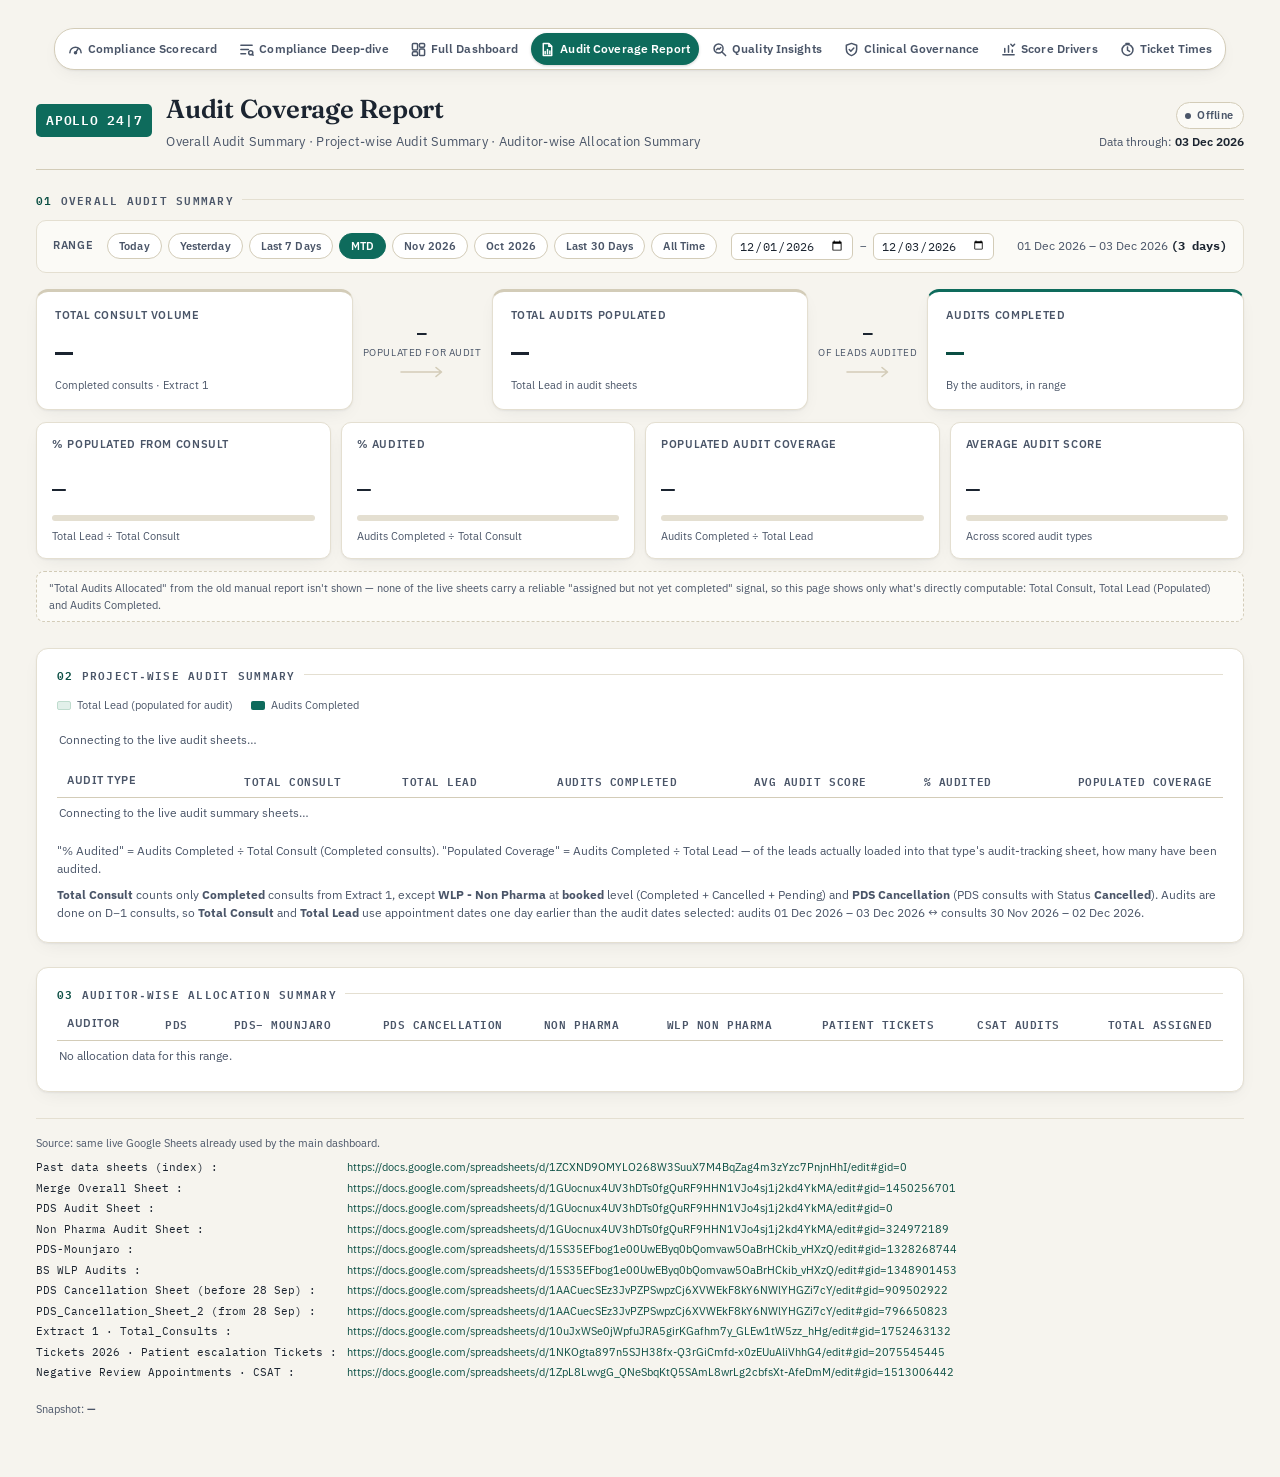
<file: report.html>
<!doctype html>
<html lang="en">
<head>
<meta charset="utf-8">
<meta name="viewport" content="width=device-width, initial-scale=1">
<title>Audit Coverage Report</title>
<link rel="preconnect" href="https://fonts.googleapis.com">
<link rel="preconnect" href="https://fonts.gstatic.com" crossorigin>
<link href="https://fonts.googleapis.com/css2?family=Fraunces:opsz,wght@9..144,500;9..144,600&family=IBM+Plex+Sans:wght@400;500;600;700&family=IBM+Plex+Mono:wght@400;500;600&display=swap" rel="stylesheet">
<style>
  :root{
    --ink:#1B2430; --ink-soft:#4A5568; --paper:#F6F4EE; --surface:#FFFFFF; --surface-2:#FBFAF6;
    --line:#E4DFD1; --line-strong:#D3CCB8; --accent:#0E6B5C; --accent-ink:#0A4E43;
    --accent-soft:#E2F0EA; --accent-soft-line:#BFDCCE; --good:#2E7D46; --good-soft:#E5F3E7;
    --warn:#A8650F; --warn-soft:#FBEEDA; --crit:#AE2E20; --crit-soft:#FBE7E2;
    --shadow: 0 1px 2px rgba(27,36,48,.06), 0 6px 20px -8px rgba(27,36,48,.10);
    --font-display:'Fraunces', Georgia, 'Iowan Old Style', serif;
    --font-body:'IBM Plex Sans', -apple-system, BlinkMacSystemFont, 'Segoe UI', sans-serif;
    --font-mono:'IBM Plex Mono', ui-monospace, SFMono-Regular, Menlo, monospace;
  }
  @media (prefers-color-scheme: dark){
    :root:not([data-theme="light"]){
      --ink:#EDE9DE; --ink-soft:#AFA890; --paper:#181A16; --surface:#212319; --surface-2:#1D1F17;
      --line:#34362A; --line-strong:#43452F; --accent:#4FBFA3; --accent-ink:#8FDCC6;
      --accent-soft:#1C2E28; --accent-soft-line:#2E4A3F; --good:#5FBF7A; --good-soft:#1B2A1E;
      --warn:#E0A64B; --warn-soft:#332711; --crit:#E37060; --crit-soft:#341C17;
      --shadow: 0 1px 2px rgba(0,0,0,.3), 0 10px 26px -10px rgba(0,0,0,.5);
    }
  }
  :root[data-theme="dark"]{
    --ink:#EDE9DE; --ink-soft:#AFA890; --paper:#181A16; --surface:#212319; --surface-2:#1D1F17;
    --line:#34362A; --line-strong:#43452F; --accent:#4FBFA3; --accent-ink:#8FDCC6;
    --accent-soft:#1C2E28; --accent-soft-line:#2E4A3F; --good:#5FBF7A; --good-soft:#1B2A1E;
    --warn:#E0A64B; --warn-soft:#332711; --crit:#E37060; --crit-soft:#341C17;
    --shadow: 0 1px 2px rgba(0,0,0,.3), 0 10px 26px -10px rgba(0,0,0,.5);
  }
  *{box-sizing:border-box}
  html{background:var(--paper)}
  body{
    margin:0; background:var(--paper); color:var(--ink); overflow-x:hidden;
    font-family:var(--font-body); font-size:14px; line-height:1.5;
    padding:28px clamp(14px,3vw,36px) 60px; -webkit-font-smoothing:antialiased;
  }
  a{color:var(--accent-ink)}
  .tnum{font-variant-numeric:tabular-nums}
  button{font-family:inherit}
  button:focus-visible, a:focus-visible{outline:2px solid var(--accent);outline-offset:2px}
  .top{ display:flex; justify-content:space-between; align-items:flex-end; gap:24px; flex-wrap:wrap;
    padding-bottom:18px; margin-bottom:22px; border-bottom:1px solid var(--line-strong); }
  .top-id{display:flex;align-items:center;gap:14px}
  .mark{ font-family:var(--font-mono); font-weight:600; font-size:12.5px; letter-spacing:.06em;
    background:var(--accent); color:var(--surface); padding:7px 10px; border-radius:5px; white-space:nowrap; }
  .top-title h1{ font-family:var(--font-display); font-weight:600; font-size:26px; letter-spacing:-.01em; margin:0; text-wrap:balance; }
  .top-title p{ margin:3px 0 0; color:var(--ink-soft); font-size:12.5px; letter-spacing:.02em; }
  .top-meta{ text-align:right; font-size:12px; color:var(--ink-soft); display:flex; flex-direction:column; gap:4px; align-items:flex-end; }
  .top-meta b{color:var(--ink);font-weight:600}
  .top-meta a{font-size:11.5px;font-weight:600}
  .status-chip{
    display:inline-flex; align-items:center; gap:6px; background:var(--accent-soft);
    border:1px solid var(--accent-soft-line); color:var(--accent-ink);
    padding:4px 10px 4px 8px; border-radius:99px; font-size:11px; font-weight:600; letter-spacing:.02em;
    cursor:default;
  }
  .status-chip.stale{background:var(--warn-soft);border-color:#E4C68A;color:var(--warn)}
  .status-chip.off{background:var(--surface-2);border-color:var(--line-strong);color:var(--ink-soft)}
  .status-chip .dot{width:6px;height:6px;border-radius:50%;background:var(--accent)}
  .status-chip.stale .dot{background:var(--warn)}
  .status-chip.off .dot{background:var(--ink-soft)}
  .section-label{ font-family:var(--font-mono); font-size:10.5px; font-weight:600; letter-spacing:.12em;
    text-transform:uppercase; color:var(--ink-soft); display:flex; align-items:center; gap:8px; margin:0 0 12px; }
  .section-label .n{color:var(--accent-ink)}
  .section-label::after{content:"";flex:1;height:1px;background:var(--line)}
  .panel{ background:var(--surface); border:1px solid var(--line); border-radius:12px; padding:18px 20px 20px; box-shadow:var(--shadow); min-width:0; margin-bottom:24px; }
  .panel .desc{font-size:12px;color:var(--ink-soft);margin:0 0 14px}
  .tbl-wrap{overflow-x:auto}
  table{width:100%;border-collapse:collapse;font-size:12.5px}
  th{ text-align:left; font-size:10.5px; letter-spacing:.05em; text-transform:uppercase; color:var(--ink-soft);
    font-weight:600; padding:0 10px 8px; border-bottom:1px solid var(--line-strong); white-space:nowrap; }
  td{ padding:9px 10px; border-bottom:1px solid var(--line); vertical-align:middle; white-space:nowrap; }
  tr:last-child td{border-bottom:none}
  td.num, th.num{text-align:right;font-family:var(--font-mono)}
  .empty-note{font-size:12px;color:var(--ink-soft);padding:6px 2px}
  .filter-bar{ display:flex; align-items:center; gap:10px 14px; flex-wrap:wrap; margin-bottom:16px;
    padding:12px 16px; background:var(--surface-2); border:1px solid var(--line); border-radius:10px; }
  .filter-bar .fb-lbl{font-size:10.5px;font-weight:600;letter-spacing:.06em;text-transform:uppercase;color:var(--ink-soft)}
  .chip-row{display:flex;gap:6px;flex-wrap:wrap}
  .chip{ font-family:inherit; font-size:11px; font-weight:600; padding:5px 11px; border-radius:99px;
    border:1px solid var(--line-strong); background:var(--surface); color:var(--ink-soft); cursor:pointer; letter-spacing:.01em; }
  .chip:hover{border-color:var(--accent);color:var(--ink)}
  .chip.active{background:var(--accent);border-color:var(--accent);color:#fff}
  .filter-dates{display:flex;align-items:center;gap:7px}
  .filter-dates input[type=date]{ font-family:var(--font-mono); font-size:11.5px; border:1px solid var(--line-strong);
    border-radius:6px; padding:4px 7px; background:var(--surface); color:var(--ink); }
  .filter-dates span{color:var(--ink-soft);font-size:11px}
  .filter-range{margin-left:auto;font-size:11.5px;color:var(--ink-soft);text-align:right}
  .filter-range b{color:var(--ink);font-family:var(--font-mono)}
  .metric-tbl td:first-child{color:var(--ink-soft)}
  .metric-tbl td.v{font-family:var(--font-mono);font-weight:600;color:var(--ink);font-size:15px}
  .metric-tbl tr.hl td.v{color:var(--accent-ink)}
  footer{ margin-top:26px; padding-top:16px; border-top:1px solid var(--line); font-size:11px; color:var(--ink-soft);
    display:flex; justify-content:space-between; gap:20px; flex-wrap:wrap; }
  .src-list{flex:1 1 100%;display:grid;grid-template-columns:max-content minmax(0,1fr);gap:4px 10px;margin-top:8px;align-items:baseline}
  .src-list .sn{font-family:var(--font-mono);color:var(--ink)}
  .src-list a{color:var(--accent-ink);text-decoration:none;overflow:hidden;text-overflow:ellipsis;white-space:nowrap;min-width:0}
  .src-list a:hover{text-decoration:underline}
  @media (max-width:560px){ .src-list{grid-template-columns:1fr} .src-list a{margin-bottom:4px} }
  footer code{ font-family:var(--font-mono); background:var(--surface-2); border:1px solid var(--line); padding:1px 5px; border-radius:4px; }
  @media (max-width:560px){ .filter-range{margin-left:0;text-align:left;width:100%} }

  /* ===== 01 funnel: Consult -> Lead -> Completed ===== */
  .funnel{display:grid;grid-template-columns:1fr auto 1fr auto 1fr;align-items:stretch;gap:10px;margin-bottom:12px}
  .fstep{background:var(--surface);border:1px solid var(--line);border-radius:12px;padding:16px 18px 15px;box-shadow:var(--shadow);border-top:3px solid var(--line-strong);min-width:0}
  .fstep.hl{border-top-color:var(--accent)}
  .fstep .lbl{font-size:10.5px;font-weight:600;letter-spacing:.06em;text-transform:uppercase;color:var(--ink-soft)}
  .fstep .val{font-family:var(--font-mono);font-size:30px;font-weight:600;letter-spacing:-.01em;margin-top:6px}
  .fstep.hl .val{color:var(--accent-ink)}
  .fstep .sub{font-size:11px;color:var(--ink-soft);margin-top:3px}
  .fconv{display:flex;flex-direction:column;align-items:center;justify-content:center;min-width:96px;color:var(--ink-soft);text-align:center}
  .fconv .pct{font-family:var(--font-mono);font-weight:600;font-size:16px;color:var(--ink)}
  .fconv .k{font-size:9.5px;letter-spacing:.06em;text-transform:uppercase;margin-top:1px}
  .fconv svg{width:44px;height:12px;margin-top:6px;color:var(--line-strong)}
  /* ratio cards with 0–100 meters */
  .ratio-row{display:grid;grid-template-columns:repeat(4,1fr);gap:10px;margin-bottom:12px}
  .ratio{background:var(--surface);border:1px solid var(--line);border-radius:10px;padding:14px 15px 13px;box-shadow:var(--shadow);min-width:0}
  .ratio .lbl{font-size:10.5px;font-weight:600;letter-spacing:.06em;text-transform:uppercase;color:var(--ink-soft);min-height:30px}
  .ratio .val{font-family:var(--font-mono);font-size:23px;font-weight:600;margin:4px 0 10px}
  .ratio .formula{font-size:10.5px;color:var(--ink-soft);margin-top:8px}
  .meter{height:6px;border-radius:3px;background:var(--line);overflow:hidden}
  .meter i{display:block;height:100%;background:var(--accent);border-radius:0 3px 3px 0}
  .meter i.warn{background:var(--warn)}
  .note{font-size:11px;color:var(--ink-soft);margin:4px 0 26px;padding:8px 12px;border:1px dashed var(--line-strong);border-radius:8px;background:var(--surface-2)}
  /* in-table meters */
  .meter-cell{display:inline-flex;align-items:center;gap:8px;justify-content:flex-end}
  .meter-cell .track{width:64px;height:5px;border-radius:3px;background:var(--line);overflow:hidden}
  .meter-cell .track i{display:block;height:100%;background:var(--accent);border-radius:0 3px 3px 0}
  .meter-cell .track i.warn{background:var(--warn)}
  .meter-cell .t{min-width:50px;text-align:right}
  /* 02 lead vs completed bullet bars */
  .cov-legend{display:flex;gap:18px;font-size:11px;color:var(--ink-soft);margin:0 0 8px;flex-wrap:wrap}
  .cov-legend span{display:inline-flex;align-items:center;gap:6px}
  .cov-legend i{width:14px;height:9px;border-radius:2px;display:inline-block}
  .cov-legend .sw-lead{background:var(--accent-soft);border:1px solid var(--accent-soft-line)}
  .cov-legend .sw-done{background:var(--accent)}
  .cov-row{display:grid;grid-template-columns:150px 1fr 170px;align-items:center;gap:12px;padding:6px 0;font-size:12px}
  .cov-row + .cov-row{border-top:1px solid var(--line)}
  .cov-row .nm{font-weight:500}
  .cov-row .track{position:relative;height:16px;cursor:default}
  .cov-row .lead{position:absolute;left:0;top:0;bottom:0;background:var(--accent-soft);border:1px solid var(--accent-soft-line);border-left:none;border-radius:0 4px 4px 0}
  .cov-row .done{position:absolute;left:0;top:4px;bottom:4px;background:var(--accent);border-radius:0 4px 4px 0}
  .cov-row .figs{text-align:right;font-family:var(--font-mono);color:var(--ink-soft);font-size:11.5px}
  .cov-row .figs b{color:var(--ink)}
  /* 03 total-assigned bar */
  .tot-cell{display:inline-flex;align-items:center;gap:8px;justify-content:flex-end}
  .tot-cell .track{width:80px;height:6px;border-radius:3px;background:var(--line);overflow:hidden}
  .tot-cell .track i{display:block;height:100%;background:var(--accent);border-radius:0 3px 3px 0}
  @media (max-width:900px){
    .funnel{grid-template-columns:1fr}
    .fconv{flex-direction:row;gap:10px;min-width:0;padding:2px 0}
    .fconv svg{transform:rotate(90deg);margin-top:0}
    .ratio-row{grid-template-columns:repeat(2,1fr)}
    .cov-row{grid-template-columns:110px 1fr}
    .cov-row .figs{grid-column:1/-1;text-align:left}
  }

  /* ===== Page toggle (Full dashboard <-> Audit Coverage Report) ===== */
  .page-toggle-wrap{position:sticky;top:10px;z-index:50;display:flex;justify-content:center;margin:0 0 20px;pointer-events:none}
  .page-toggle{pointer-events:auto;display:inline-flex;gap:4px;padding:4px;background:var(--surface);border:1px solid var(--line-strong);border-radius:99px;box-shadow:var(--shadow)}
  .page-toggle a{display:inline-flex;align-items:center;gap:8px;padding:9px 20px;border-radius:99px;font-size:12.5px;font-weight:600;color:var(--ink-soft);text-decoration:none;letter-spacing:.01em;transition:background .15s,color .15s;white-space:nowrap}
  .page-toggle a:hover{color:var(--ink);background:var(--surface-2)}
  .page-toggle a[aria-current="page"]{background:var(--accent);color:var(--surface);box-shadow:0 1px 3px rgba(0,0,0,.18)}
  .page-toggle svg{width:15px;height:15px;flex:none}
  .page-toggle .pg{font-family:var(--font-mono);font-size:10px;opacity:.75;letter-spacing:.06em}
  @media (max-width:1180px){ .page-toggle a{padding:8px 13px} .page-toggle .pg{display:none} }
  @media (max-width:860px){ .page-toggle{flex-wrap:wrap;justify-content:center;max-width:calc(100vw - 32px);border-radius:18px} }
  @media (max-width:560px){ .page-toggle a{padding:8px 12px;font-size:11.5px} .page-toggle .pg{display:none} .page-toggle{flex-wrap:wrap;justify-content:center;max-width:calc(100vw - 32px);border-radius:18px} }
</style>
<style id="nav8">
/* 8-page menu: always fits inside the screen */
.page-toggle-wrap{margin-left:calc(50% - 50vw);margin-right:calc(50% - 50vw);padding:0 16px}
.page-toggle-wrap .page-toggle{max-width:calc(100vw - 32px);flex-wrap:wrap;justify-content:center;row-gap:4px}
.page-toggle-wrap .page-toggle a{padding:8px 13px;gap:6px}
.page-toggle-wrap .page-toggle .pg{display:none}
@media (max-width:1380px){ .page-toggle-wrap .page-toggle a{padding:7px 9px;font-size:12px;gap:5px} .page-toggle-wrap .page-toggle{border-radius:20px} }
@media (max-width:1100px){ .page-toggle-wrap .page-toggle svg{display:none} }
</style>
</head>
<body>

<style>@media (max-width:1500px){ .page-toggle a{padding:8px 14px} .page-toggle .pg{display:none} } @media (max-width:1100px){ .page-toggle{flex-wrap:wrap;justify-content:center;max-width:calc(100vw - 32px);border-radius:18px} .page-toggle a{padding:8px 12px} }</style><div class="page-toggle-wrap"><nav class="page-toggle" aria-label="Switch page"><a href="index.html"><svg viewBox="0 0 16 16" fill="none" stroke="currentColor" stroke-width="1.6" aria-hidden="true"><path d="M2 11.5a6 6 0 0 1 12 0" stroke-linecap="round"/><path d="M8 11.5 10.8 7" stroke-linecap="round"/><circle cx="8" cy="11.5" r="1.1" fill="currentColor"/></svg><span class="pg">PAGE 1</span>Compliance Scorecard</a><a href="deepdive.html"><svg viewBox="0 0 16 16" fill="none" stroke="currentColor" stroke-width="1.6" aria-hidden="true"><path d="M2 3.5h12M2 8h8M2 12.5h5" stroke-linecap="round"/><circle cx="12.5" cy="11.5" r="2.2"/><path d="M14.1 13.1 15 14" stroke-linecap="round"/></svg><span class="pg">PAGE 2</span>Compliance Deep-dive</a><a href="dashboard.html"><svg viewBox="0 0 16 16" fill="none" stroke="currentColor" stroke-width="1.6" aria-hidden="true"><rect x="1.5" y="1.5" width="5.5" height="7" rx="1.2"/><rect x="9" y="1.5" width="5.5" height="4" rx="1.2"/><rect x="9" y="7.5" width="5.5" height="7" rx="1.2"/><rect x="1.5" y="10.5" width="5.5" height="4" rx="1.2"/></svg><span class="pg">PAGE 3</span>Full Dashboard</a><a href="report.html" aria-current="page"><svg viewBox="0 0 16 16" fill="none" stroke="currentColor" stroke-width="1.6" aria-hidden="true"><path d="M3.5 1.5h6l3 3v10h-9z" stroke-linejoin="round"/><path d="M9.5 1.5v3h3"/><path d="M5.5 12.5v-2.5M8 12.5V8M10.5 12.5V9.5" stroke-linecap="round"/></svg><span class="pg">PAGE 4</span>Audit Coverage Report</a><a href="insights.html"><svg viewBox="0 0 16 16" fill="none" stroke="currentColor" stroke-width="1.6" aria-hidden="true"><circle cx="7" cy="7" r="4.8"/><path d="M10.6 10.6 14.5 14.5" stroke-linecap="round"/><path d="M4.8 8.2 6.4 6.6 7.6 7.8 9.4 5.8" stroke-linecap="round" stroke-linejoin="round"/></svg><span class="pg">PAGE 5</span>Quality Insights</a><a href="governance.html"><svg viewBox="0 0 16 16" fill="none" stroke="currentColor" stroke-width="1.6" aria-hidden="true"><path d="M8 1.5 13.5 3.5v4.2c0 3.2-2.3 5.6-5.5 6.8-3.2-1.2-5.5-3.6-5.5-6.8V3.5z" stroke-linejoin="round"/><path d="M5.6 8.1 7.3 9.8 10.5 6.4" stroke-linecap="round" stroke-linejoin="round"/></svg><span class="pg">PAGE 6</span>Clinical Governance</a><a href="drivers.html"><svg viewBox="0 0 16 16" fill="none" stroke="currentColor" stroke-width="1.6" aria-hidden="true"><path d="M2 13.5h12" stroke-linecap="round"/><path d="M4 11V7M8 11V4M12 11V8.5" stroke-linecap="round"/><path d="M10.5 2.5 12.5 4.5 14.5 2.5" stroke-linecap="round" stroke-linejoin="round"/></svg><span class="pg">PAGE 7</span>Score Drivers</a><a href="times.html"><svg viewBox="0 0 16 16" fill="none" stroke="currentColor" stroke-width="1.6" aria-hidden="true"><circle cx="8" cy="8.5" r="5.8"/><path d="M8 5.2v3.5l2.3 1.4" stroke-linecap="round" stroke-linejoin="round"/><path d="M6.3 1.5h3.4" stroke-linecap="round"/></svg><span class="pg">PAGE 8</span>Ticket Times</a></nav></div>

<div class="top">
  <div class="top-id">
    <span class="mark">APOLLO 24|7</span>
    <div class="top-title">
      <h1>Audit Coverage Report</h1>
      <p>Overall Audit Summary &middot; Project&#8209;wise Audit Summary &middot; Auditor&#8209;wise Allocation Summary</p>
    </div>
  </div>
  <div class="top-meta">
    <span class="status-chip off" id="statusChip"><span class="dot"></span><span id="statusText">Loading&hellip;</span></span>
    <span>Data through: <b id="periodLabel">&mdash;</b></span>
  </div>
</div>

<p class="section-label"><span class="n">01</span> Overall Audit Summary</p>
<div class="filter-bar">
  <span class="fb-lbl">Range</span>
  <div class="chip-row" id="chipRow"></div>
  <div class="filter-dates">
    <input type="date" id="filterStart"><span>&ndash;</span><input type="date" id="filterEnd">
  </div>
  <div class="filter-range" id="filterRangeLabel"></div>
</div>

<div class="funnel" id="funnel"></div>
<div class="ratio-row" id="ratioRow"></div>
<p class="note">"Total Audits Allocated" from the old manual report isn't shown &mdash; none of the live sheets carry a reliable "assigned but not yet completed" signal, so this page shows only what's directly computable: Total Consult, Total Lead (Populated) and Audits Completed.</p>

<div class="panel">
  <p class="section-label" style="margin-bottom:14px"><span class="n">02</span> Project&#8209;wise Audit Summary</p>
  <div class="cov-legend"><span><i class="sw-lead"></i>Total Lead (populated for audit)</span><span><i class="sw-done"></i>Audits Completed</span></div>
  <div id="covBars" style="margin-bottom:18px"></div>
  <div class="tbl-wrap">
    <table>
      <thead><tr><th>Audit Type</th><th class="num">Total Consult</th><th class="num">Total Lead</th><th class="num">Audits Completed</th><th class="num">Avg Audit Score</th><th class="num">% Audited</th><th class="num">Populated Coverage</th></tr></thead>
      <tbody id="projectTableBody"></tbody>
    </table>
  </div>
  <p class="desc" style="margin:14px 0 0">"% Audited" = Audits Completed &divide; Total Consult (Completed consults). "Populated Coverage" = Audits Completed &divide; Total Lead — of the leads actually loaded into that type's audit-tracking sheet, how many have been audited.</p>
  <p class="desc" id="consultWindowNote" style="margin:8px 0 0"></p>
</div>

<div class="panel">
  <p class="section-label" style="margin-bottom:14px"><span class="n">03</span> Auditor&#8209;wise Allocation Summary</p>
  <div class="tbl-wrap">
    <table>
      <thead><tr><th>Auditor</th><th class="num">PDS</th><th class="num">PDS&ndash; Mounjaro</th><th class="num">PDS Cancellation</th><th class="num">Non Pharma</th><th class="num">WLP Non Pharma</th><th class="num">Patient Tickets</th><th class="num">CSAT Audits</th><th class="num">Total Assigned</th></tr></thead>
      <tbody id="auditorTableBody"></tbody>
    </table>
  </div>
</div>

<footer>
  <div style="flex:1 1 100%"><span>Source: same live Google Sheets already used by the main dashboard.</span><div class="src-list"><span class="sn">Past data sheets (index) :</span><a href="https://docs.google.com/spreadsheets/d/1ZCXND9OMYLO268W3SuuX7M4BqZag4m3zYzc7PnjnHhI/edit#gid=0" target="_blank" rel="noopener">https://docs.google.com/spreadsheets/d/1ZCXND9OMYLO268W3SuuX7M4BqZag4m3zYzc7PnjnHhI/edit#gid=0</a><span class="sn">Merge Overall Sheet :</span><a href="https://docs.google.com/spreadsheets/d/1GUocnux4UV3hDTs0fgQuRF9HHN1VJo4sj1j2kd4YkMA/edit#gid=1450256701" target="_blank" rel="noopener">https://docs.google.com/spreadsheets/d/1GUocnux4UV3hDTs0fgQuRF9HHN1VJo4sj1j2kd4YkMA/edit#gid=1450256701</a><span class="sn">PDS Audit Sheet :</span><a href="https://docs.google.com/spreadsheets/d/1GUocnux4UV3hDTs0fgQuRF9HHN1VJo4sj1j2kd4YkMA/edit#gid=0" target="_blank" rel="noopener">https://docs.google.com/spreadsheets/d/1GUocnux4UV3hDTs0fgQuRF9HHN1VJo4sj1j2kd4YkMA/edit#gid=0</a><span class="sn">Non Pharma Audit Sheet :</span><a href="https://docs.google.com/spreadsheets/d/1GUocnux4UV3hDTs0fgQuRF9HHN1VJo4sj1j2kd4YkMA/edit#gid=324972189" target="_blank" rel="noopener">https://docs.google.com/spreadsheets/d/1GUocnux4UV3hDTs0fgQuRF9HHN1VJo4sj1j2kd4YkMA/edit#gid=324972189</a><span class="sn">PDS-Mounjaro :</span><a href="https://docs.google.com/spreadsheets/d/15S35EFbog1e00UwEByq0bQomvaw5OaBrHCkib_vHXzQ/edit#gid=1328268744" target="_blank" rel="noopener">https://docs.google.com/spreadsheets/d/15S35EFbog1e00UwEByq0bQomvaw5OaBrHCkib_vHXzQ/edit#gid=1328268744</a><span class="sn">BS WLP Audits :</span><a href="https://docs.google.com/spreadsheets/d/15S35EFbog1e00UwEByq0bQomvaw5OaBrHCkib_vHXzQ/edit#gid=1348901453" target="_blank" rel="noopener">https://docs.google.com/spreadsheets/d/15S35EFbog1e00UwEByq0bQomvaw5OaBrHCkib_vHXzQ/edit#gid=1348901453</a><span class="sn">PDS Cancellation Sheet (before 28 Sep) :</span><a href="https://docs.google.com/spreadsheets/d/1AACuecSEz3JvPZPSwpzCj6XVWEkF8kY6NWlYHGZi7cY/edit#gid=909502922" target="_blank" rel="noopener">https://docs.google.com/spreadsheets/d/1AACuecSEz3JvPZPSwpzCj6XVWEkF8kY6NWlYHGZi7cY/edit#gid=909502922</a><span class="sn">PDS_Cancellation_Sheet_2 (from 28 Sep) :</span><a href="https://docs.google.com/spreadsheets/d/1AACuecSEz3JvPZPSwpzCj6XVWEkF8kY6NWlYHGZi7cY/edit#gid=796650823" target="_blank" rel="noopener">https://docs.google.com/spreadsheets/d/1AACuecSEz3JvPZPSwpzCj6XVWEkF8kY6NWlYHGZi7cY/edit#gid=796650823</a><span class="sn">Extract 1 · Total_Consults :</span><a href="https://docs.google.com/spreadsheets/d/10uJxWSe0jWpfuJRA5girKGafhm7y_GLEw1tW5zz_hHg/edit#gid=1752463132" target="_blank" rel="noopener">https://docs.google.com/spreadsheets/d/10uJxWSe0jWpfuJRA5girKGafhm7y_GLEw1tW5zz_hHg/edit#gid=1752463132</a><span class="sn">Tickets 2026 · Patient escalation Tickets :</span><a href="https://docs.google.com/spreadsheets/d/1NKOgta897n5SJH38fx-Q3rGiCmfd-x0zEUuAliVhhG4/edit#gid=2075545445" target="_blank" rel="noopener">https://docs.google.com/spreadsheets/d/1NKOgta897n5SJH38fx-Q3rGiCmfd-x0zEUuAliVhhG4/edit#gid=2075545445</a><span class="sn">Negative Review Appointments · CSAT :</span><a href="https://docs.google.com/spreadsheets/d/1ZpL8LwvgG_QNeSbqKtQ5SAmL8wrLg2cbfsXt-AfeDmM/edit#gid=1513006442" target="_blank" rel="noopener">https://docs.google.com/spreadsheets/d/1ZpL8LwvgG_QNeSbqKtQ5SAmL8wrLg2cbfsXt-AfeDmM/edit#gid=1513006442</a></div></div>
  <span id="asOfLine">Snapshot: <b id="asOfLabel">&mdash;</b></span>
</footer>

<script>
(function(){
  "use strict";

  /* ================= constants (same sources already wired into the main dashboard) ================= */
  var FILE_AUDIT   = "1GUocnux4UV3hDTs0fgQuRF9HHN1VJo4sj1j2kd4YkMA";
  var FILE_CANCEL  = "1AACuecSEz3JvPZPSwpzCj6XVWEkF8kY6NWlYHGZi7cY";
  var FILE_WLP_SOURCE = "15S35EFbog1e00UwEByq0bQomvaw5OaBrHCkib_vHXzQ";
  var WLP_SOURCE_TAB = "BS WLP Audits";
  var MOUNJARO_SOURCE_TAB = "PDS-Mounjaro";
  var FILE_TICKETS  = "1NKOgta897n5SJH38fx-Q3rGiCmfd-x0zEUuAliVhhG4";
  var TICKETS_GID   = "2075545445";
  var FILE_CSAT     = "1ZpL8LwvgG_QNeSbqKtQ5SAmL8wrLg2cbfsXt-AfeDmM";
  var CSAT_GID      = "1513006442";
  var FILE_TOTAL_CONSULT = "10uJxWSe0jWpfuJRA5girKGafhm7y_GLEw1tW5zz_hHg";
  var TOTAL_CONSULT_GID = "1752463132";
  var CONSULT_TYPE_MAP = { "PDS":"PDS", "PDS Mounjaro":"PDS- Mounjaro", "Non Pharma":"Non Pharma", "PDS Cancellation":"PDS Cancellation", "GLP":"WLP - Non Pharma" };
  var TYPE_ORDER = ["PDS","PDS- Mounjaro","PDS Cancellation","Non Pharma","WLP - Non Pharma"];
  var MERGE_SHEET_NAME = "Merge Overall Sheet";
  var AUDIT_TYPE_MAP = { "PDS Audit":"PDS" };

  /* ================= formatting / date helpers (identical to the main dashboard) ================= */
  function fmtInt(n){ if(n===null||n===undefined||isNaN(n)) return "—"; return Math.round(n).toLocaleString("en-IN"); }
  function fmtPct(n,d){ if(n===null||n===undefined||isNaN(n)) return "—"; return n.toFixed(d===undefined?1:d)+"%"; }
  function esc(s){ return String(s===undefined||s===null?"":s).replace(/&/g,"&amp;").replace(/</g,"&lt;").replace(/>/g,"&gt;"); }
  function canonicalAuditorName(raw){
    var s = String(raw||"").trim().replace(/\s+/g," ");
    return s.replace(/^(Dr|Dt)\.?\s+/i, function(m,p1){ return p1.charAt(0).toUpperCase()+p1.slice(1).toLowerCase()+". "; });
  }
  function parseFlexMDY(s){
    var m = String(s||"").trim().match(/^(\d{1,2})[\/\-](\d{1,2})[\/\-](\d{4})$/);
    if(!m) return null;
    var mm=m[1], dd=m[2], yyyy=m[3];
    if(yyyy<"2015" || yyyy>"2099") return null;
    return yyyy+"-"+(mm.length<2?"0"+mm:mm)+"-"+(dd.length<2?"0"+dd:dd);
  }
  function parseDateMDY(s){
    var p = String(s||"").trim().split("-");
    if(p.length!==3) return null;
    return p[2]+"-"+p[0]+"-"+p[1];
  }
  function monthStartOf(iso){ return iso.slice(0,8)+"01"; }
  function fmtDateLabel(iso){
    if(!iso) return "—";
    var d = new Date(iso+"T00:00:00Z");
    return d.toLocaleDateString("en-IN",{day:"2-digit",month:"short",year:"numeric",timeZone:"UTC"});
  }
  function addDaysIso(iso, n){
    var d = new Date(iso+"T00:00:00Z");
    d.setUTCDate(d.getUTCDate()+n);
    return d.toISOString().slice(0,10);
  }
  function daysBetween(a,b){
    return Math.round((new Date(b+"T00:00:00Z") - new Date(a+"T00:00:00Z"))/86400000)+1;
  }
  function pad2(n){ return n<10 ? "0"+n : ""+n; }
  function isoDateNDaysAgo(n){
    var d = new Date(); d.setUTCDate(d.getUTCDate()-n);
    return d.getUTCFullYear()+"-"+pad2(d.getUTCMonth()+1)+"-"+pad2(d.getUTCDate());
  }
  function colIndexToLetter(idx){
    var n = idx + 1, s = "";
    while(n > 0){ var rem = (n - 1) % 26; s = String.fromCharCode(65 + rem) + s; n = Math.floor((n - 1) / 26); }
    return s;
  }
  /* Today's date on the viewer's own clock (IST for the team) — not UTC, which is still "yesterday" until 5:30 AM IST. */
  function localTodayIso(){ var d = new Date(); var m = d.getMonth()+1, dd = d.getDate(); return d.getFullYear() + "-" + (m<10?"0":"") + m + "-" + (dd<10?"0":"") + dd; }
  /* MTD = 1st of the month up to D-1, D = today's calendar date (same rule as the main dashboard). */
  function mtdBoundaryEnd(){ return addDaysIso(localTodayIso(), -1); }
  function parseCSV(text){
    var rows = [], row = [], field = "", inQuotes = false;
    for(var i=0;i<text.length;i++){
      var ch = text[i];
      if(inQuotes){
        if(ch === '"'){ if(text[i+1] === '"'){ field += '"'; i++; } else inQuotes = false; }
        else field += ch;
      } else {
        if(ch === '"') inQuotes = true;
        else if(ch === ","){ row.push(field); field=""; }
        else if(ch === "\r"){ /* skip */ }
        else if(ch === "\n"){ row.push(field); rows.push(row); row=[]; field=""; }
        else field += ch;
      }
    }
    if(field.length || row.length){ row.push(field); rows.push(row); }
    return rows;
  }

  /* ================= loaders — copied as-is from the main dashboard so behaviour stays identical ================= */
  function loadAuditSummaryLive(){
    var floor = isoDateNDaysAgo(400);
    var tq = "select N,O,Q,S,H,L where O >= date '"+floor+"' and N <> 'PDS Cancellation' and N <> 'Non Pharma Audit'";
    var url = "https://docs.google.com/spreadsheets/d/" + FILE_AUDIT + "/gviz/tq?tqx=out:csv&sheet=" + encodeURIComponent(MERGE_SHEET_NAME) + "&tq=" + encodeURIComponent(tq);
    return fetch(url + "&_ts=" + Date.now(), {cache:"no-store"}).then(function(r){
      if(!r.ok) throw new Error("http "+r.status);
      return r.text();
    }).then(function(csvText){
      var rows = parseCSV(csvText);
      if(rows.length < 2) throw new Error("no rows parsed");
      var out = [];
      for(var i=1;i<rows.length;i++){
        var r = rows[i]; if(!r || r.length<4) continue;
        var type = AUDIT_TYPE_MAP[(r[0]||"").trim()];
        if(!type) continue;
        var iso = parseDateMDY(r[1]);
        if(!iso) continue;
        var auditor = canonicalAuditorName(r[2]);
        var scoreRaw = (r[3]||"").trim();
        var score = null;
        if(scoreRaw){ var num = parseFloat(scoreRaw.replace("%","")); if(!isNaN(num)) score = num/100; }
        out.push([iso, type, auditor, score]);
      }
      if(!out.length) throw new Error("no rows parsed");
      return out;
    });
  }
  function resolveWlpColumns(sheetName, gid){
    var base = gid ? ("gid=" + gid) : ("sheet=" + encodeURIComponent(sheetName));
    var url = "https://docs.google.com/spreadsheets/d/" + FILE_WLP_SOURCE + "/gviz/tq?tqx=out:json&" + base + "&tq=" + encodeURIComponent("select * limit 1");
    return fetch(url + "&_ts=" + Date.now(), {cache:"no-store"}).then(function(r){
      if(!r.ok) throw new Error("http "+r.status);
      return r.text();
    }).then(function(t){
      var jsonStr = t.replace(/^[^\(]*\(/, "").replace(/\);\s*$/, "");
      var data = JSON.parse(jsonStr);
      var cols = data.table.cols.map(function(c, i){ return {letter: colIndexToLetter(i), label: (c.label||"").trim()}; });
      function find(re){ for(var i=0;i<cols.length;i++){ if(re.test(cols[i].label)) return cols[i].letter; } return null; }
      var map = { dateOfAudit: find(/date of audit/i), auditorName: find(/auditor name/i), attained: find(/attained/i) };
      if(!map.dateOfAudit || !map.auditorName) throw new Error("could not resolve WLP columns for " + sheetName);
      return map;
    });
  }
  function loadWlpWorkbookTabLive(sheetName, gid, typeLabel){
    var floor = isoDateNDaysAgo(400);
    var base = gid ? ("gid=" + gid) : ("sheet=" + encodeURIComponent(sheetName));
    return resolveWlpColumns(sheetName, gid).then(function(cols){
      var attainedCol = cols.attained || cols.dateOfAudit;
      var selectCols = [cols.dateOfAudit, cols.auditorName, attainedCol].join(",");
      var tq = "select " + selectCols;
      var url = "https://docs.google.com/spreadsheets/d/" + FILE_WLP_SOURCE + "/gviz/tq?tqx=out:csv&" + base + "&tq=" + encodeURIComponent(tq);
      return fetch(url + "&_ts=" + Date.now(), {cache:"no-store"}).then(function(r){
        if(!r.ok) throw new Error("http "+r.status);
        return r.text();
      });
    }).then(function(csvText){
      var rows = parseCSV(csvText);
      if(rows.length < 2) throw new Error("no rows parsed");
      var out = [];
      for(var i=1;i<rows.length;i++){
        var r = rows[i]; if(!r || r.length<2) continue;
        var iso = parseDateMDY(r[0]) || parseFlexMDY(r[0]);
        if(!iso || iso < floor) continue;
        var auditor = canonicalAuditorName(r[1]);
        var scoreRaw = (r[2]||"").trim();
        var score = null;
        if(scoreRaw){ var num = parseFloat(scoreRaw.replace("%","")); if(!isNaN(num)) score = num/100; }
        out.push([iso, typeLabel, auditor, score]);
      }
      if(!out.length) throw new Error("no rows parsed");
      return out;
    });
  }

  /* ---------- Past data (archived audit sheets) ----------
     The "past data" index sheet (1ZCXND9OMYLO268W3SuuX7M4BqZag4m3zYzc7PnjnHhI) lists the archived copies of each audit
     sheet. They have the same layout as the live tabs. They are loaded once per page (they don't change) and used
     only for dates the live tab no longer holds: per type, an archived row counts only if it is dated before the
     live tab's first row. */
  var ARCHIVE_SOURCES = [
    {type:"PDS", file:"1oAGOQkq4Oi67JhhlS1f8mzdlclgIkScaNZ7e5dcLtw8", sheet:"PDS Audit Sheet", headers:3},
    {type:"PDS", file:"1XCoF7l4JQErbJZ5YjOgFZrxFQG4yj0zTLkj5JaNHApQ", sheet:"PDS Audit Sheet", headers:3},
    {type:"PDS", file:"1DXn_iATm0mbtv2Q1vUWibIsIVA-OPBGz-SArLqO1tQY", sheet:"PDS Audit Sheet", headers:3},
    {type:"PDS", file:"1JgnvytRhNYKEyRepjo9mQC2xn0xXT4JWK6j3Vy0SxFY", sheet:"PDS Audit Sheet", headers:3},   /* Oct 2026 PDS light copy */
    {type:"Non Pharma", file:"1oAGOQkq4Oi67JhhlS1f8mzdlclgIkScaNZ7e5dcLtw8", sheet:"Non Pharma Audit Sheet", headers:3},
    {type:"Non Pharma", file:"1XCoF7l4JQErbJZ5YjOgFZrxFQG4yj0zTLkj5JaNHApQ", sheet:"Non Pharma Audit Sheet", headers:3},
    {type:"Non Pharma", file:"1DXn_iATm0mbtv2Q1vUWibIsIVA-OPBGz-SArLqO1tQY", sheet:"Non Pharma Audit Sheet", headers:3},
    {type:"Non Pharma", file:"1evS7P62DSEsrOed1Zf4T_Etf1QIRoIFchuA3YeYJtls", sheet:"Non Pharma Audit Sheet", headers:3},   /* Oct 2026 Non Pharma light copy */
    {type:"PDS- Mounjaro", file:"1PL-yTfCm6ZJa2gOtcXV_C1clCK0DSMY844FxtnDhckw", sheet:"PDS Mounjaro Audits from Jun 26", headers:0, hdrFix:{at:15, label:"Patient identification - -Age, Weight, Height, Marital Status, LMP (female patients)"}},
    {type:"PDS- Mounjaro", file:"1GUocnux4UV3hDTs0fgQuRF9HHN1VJo4sj1j2kd4YkMA", sheet:"WLP_Audit_PDS-Mounjaro_Import", headers:0},   /* Sep–Oct 2026 Mounjaro (the live PDS-Mounjaro tab was reset in Nov) */
    {type:"WLP - Non Pharma", file:"1PL-yTfCm6ZJa2gOtcXV_C1clCK0DSMY844FxtnDhckw", sheet:"BS WLP from Feb 2026", headers:0}
  ];
  var ARCHIVE_CANCEL = {file:"13GgExKCC_7Gstbwl-TOSSSvNzuQ7YNDFvs5KvR903fc", sheet:"PDS Cancellation Sheet"};
  /* the archived Mounjaro tab's header row is missing the "Patient identification" label, so every label from
     column P onward sits one column to the left of its data; hdrFix puts the missing label back */
  function fixHdr(hdr, src){ if(!src||!src.hdrFix) return hdr; var h=hdr.slice(); h.splice(src.hdrFix.at, 0, src.hdrFix.label); return h; }
  var ARC_MON = {jan:1,feb:2,mar:3,apr:4,may:5,jun:6,jul:7,aug:8,sep:9,oct:10,nov:11,dec:12};
  function arcDate(s){
    var t=String(s||"").trim(), m;
    if((m=t.match(/^(\d{4})-(\d{1,2})-(\d{1,2})/))) return m[1]+"-"+pad2(m[2])+"-"+pad2(m[3]);
    if((m=t.match(/^Date\((\d+),(\d+),(\d+)/))) return m[1]+"-"+pad2(parseInt(m[2],10)+1)+"-"+pad2(m[3]);
    if((m=t.match(/^(\d{1,2})-([A-Za-z]{3})-(\d{4})$/)) && ARC_MON[m[2].toLowerCase()]) return m[3]+"-"+pad2(ARC_MON[m[2].toLowerCase()])+"-"+pad2(m[1]);
    return parseFlexMDY(t);
  }
  function arcFetch(file, sheet, headers, tq){
    var url="https://docs.google.com/spreadsheets/d/"+file+"/gviz/tq?tqx=out:csv"+(headers?"&headers="+headers:"")+"&sheet="+encodeURIComponent(sheet)+(tq?"&tq="+encodeURIComponent(tq):"");
    function go(tries){ return fetch(url+"&_ts="+Date.now(),{cache:"no-store"}).then(function(r){ if(!r.ok) throw new Error("http "+r.status); return r.text(); })
      .catch(function(e){ if(tries<=0) throw e; return new Promise(function(res){ setTimeout(res, 1500*(3-tries)+Math.random()*1000); }).then(function(){ return go(tries-1); }); }); }
    return go(2).then(parseCSV);
  }
  function loadArchiveSource(src){
    return arcFetch(src.file, src.sheet, src.headers, "select * limit 1").then(function(h){
      var hdr=fixHdr((h[0]||[]).map(function(x){ return String(x).replace(/\s+/g," ").trim(); }), src);
      function f(re){ for(var i=0;i<hdr.length;i++){ if(re.test(hdr[i])) return i; } return -1; }
      var ix={appt:f(/^date of appointment/i), aud:f(/^date of audit$/i), au:f(/^auditor name$/i), att:f(/^attained %$/i), doc:f(/^doctor name$/i), dt:f(/^doctor type$/i), id:f(/^appt id$/i), st:f(/^audit start time$/i), en:f(/^audit end time$/i)};
      if(ix.aud<0||ix.au<0) throw new Error("columns not found in "+src.sheet);
      var keys=Object.keys(ix).filter(function(k){ return ix[k]>=0; });
      return arcFetch(src.file, src.sheet, src.headers, "select "+keys.map(function(k){ return colIndexToLetter(ix[k]); }).join(",")).then(function(rows){
        var pos={}; keys.forEach(function(k,i){ pos[k]=i; });
        var audits=[], leads=[], times=[];
        for(var i=1;i<rows.length;i++){ var r=rows[i]; if(!r) continue;
          function g(k){ return pos[k]!==undefined ? String(r[pos[k]]||"").trim() : ""; }
          var a=arcDate(g("aud")), p=arcDate(g("appt")), au=canonicalAuditorName(g("au"));
          var lead=p || (a ? addDaysIso(a,-1) : null); if(lead) leads.push([lead, src.type, 1]);
          if(!a || !au) continue;
          var sc=null, raw=g("att"); if(raw){ var n=parseFloat(raw.replace("%","")); if(!isNaN(n) && n>=0 && n<=200) sc=n/100; }
          audits.push([a, src.type, au, sc, g("doc"), g("dt"), g("id")]);
          var s0=parseTimeAMPM(g("st")), e0=parseTimeAMPM(g("en")), mins=null;
          if(s0!==null && e0!==null){ var dd=e0-s0; if(dd<0) dd+=86400; if(dd/60>0 && dd/60<=180) mins=dd/60; }
          times.push({date:a, genuine:"", reason:"", auditor:au, minutes:mins, startSec:s0, endSec:e0, project:src.type});
        }
        return {audits:audits, leads:leads, times:times};
      });
    });
  }
  /* archived sheets don't change: cache what was read for 24 h in this browser and read them one at a time (less load on Google) */
  function arcIdb(){ return new Promise(function(res,rej){ if(!window.indexedDB) return rej(new Error("no idb")); var q; try{ q=indexedDB.open("apollo_archive",1); }catch(e){ return rej(e); } q.onupgradeneeded=function(){ q.result.createObjectStore("kv"); }; q.onsuccess=function(){ res(q.result); }; q.onerror=function(){ rej(q.error); }; }); }
  function arcCacheGet(key){ return arcIdb().then(function(db){ return new Promise(function(res){ try{ var q=db.transaction("kv").objectStore("kv").get(key); q.onsuccess=function(){ var v=q.result; res(v && (Date.now()-v.t)<86400000 ? v.d : null); }; q.onerror=function(){ res(null); }; }catch(e){ res(null); } }); }).catch(function(){ return null; }); }
  function arcCachePut(key, d){ return arcIdb().then(function(db){ try{ db.transaction("kv","readwrite").objectStore("kv").put({t:Date.now(), d:d}, key); }catch(e){} }).catch(function(){}); }
  function arcSeq(list, fn, failVal){ var out=[], p=Promise.resolve(); list.forEach(function(x,i){ p=p.then(function(){ /* a past sheet that doesn't answer in 45s counts as failed, so one slow file can't hold up the page */ return Promise.race([fn(x,i), new Promise(function(res){ setTimeout(function(){ res(failVal===undefined?null:failVal); }, 45000); })]); }).then(function(v){ out[i]=v; }); }); return p.then(function(){ return out; }); }
  var ARCHIVE_PROMISE = null;
  function archiveOnce(){
    if(ARCHIVE_PROMISE) return ARCHIVE_PROMISE;
    var cancelUrl="https://docs.google.com/spreadsheets/d/"+ARCHIVE_CANCEL.file+"/gviz/tq?tqx=out:csv&sheet="+encodeURIComponent(ARCHIVE_CANCEL.sheet);
    ARCHIVE_PROMISE = arcCacheGet("dash_v4").then(function(hit){ if(hit) return hit;
     return arcSeq(ARCHIVE_SOURCES, function(s){ return loadArchiveSource(s).catch(function(){ return {audits:[],leads:[],times:[],failed:true}; }); }, {audits:[],leads:[],times:[],failed:true}).then(function(list){
      return fetch(cancelUrl+"&_ts="+Date.now(),{cache:"no-store"}).then(function(r){ if(!r.ok) throw new Error("http "+r.status); return r.text(); }).then(parseCancellationCsv).catch(function(){ return null; })
        .then(function(c){ return list.concat([c]); }); }).then(function(res){
      var cancelFailed = res[res.length-1]===null; if(cancelFailed) res[res.length-1]=[];
      var out={audits:[], leads:[], times:[], cancels:res[res.length-1]||[], failed:0};
      res.slice(0,-1).forEach(function(x){ if(x.failed) out.failed++; out.audits=out.audits.concat(x.audits); out.leads=out.leads.concat(x.leads); out.times=out.times.concat(x.times); });
      out.cancels.forEach(function(r){ r.arc=1; });
      /* lead rows for PDS Cancellation come from the archive cancel sheet: appointment date, or audit date − 1 */
      out.cancels.forEach(function(r){ var d=r.appt || (r.date ? addDaysIso(r.date,-1) : null); if(d) out.leads.push([d, "PDS Cancellation", 1]); });
      if(!out.failed && !cancelFailed) arcCachePut("dash_v4", out);
      return out;
    }); });
    return ARCHIVE_PROMISE;
  }
  /* per type, keep archive rows dated before the live data's first date for that type */
  function cutArchiveRows(liveRows, arcRows, dateOf, typeOf){
    var minBy={}; (liveRows||[]).forEach(function(r){ var d=dateOf(r), t=typeOf(r); if(d && (!minBy[t] || d<minBy[t])) minBy[t]=d; });
    return (arcRows||[]).filter(function(r){ var d=dateOf(r), t=typeOf(r); return d && (!minBy[t] || d<minBy[t]); });
  }
  function loadWlpSourceLive(){ return loadWlpWorkbookTabLive(WLP_SOURCE_TAB, null, "WLP - Non Pharma"); }
  function loadMounjaroSourceLive(){ return loadWlpWorkbookTabLive(MOUNJARO_SOURCE_TAB, null, "PDS- Mounjaro"); }
  function dedupeWlpAgainstMounjaro(wlpRows, mounjaroRows){
    /* Simplified from the main dashboard's version (no Appt ID here since it isn't fetched above) —
       matches on (auditor, date, doctor name) isn't available either, so this report doesn't dedupe
       cross-tab; confirmed in the main dashboard as of 2026-09-02 the two tabs hold genuinely
       distinct audits (0 overlapping Appt IDs), so no dedup is needed for the numbers to be correct. */
    return wlpRows;
  }
  function parseNonPharmaAuditCsv(csvText){
    var floor = isoDateNDaysAgo(400);
    var rows = parseCSV(csvText);
    if(!rows.length) return [];
    var headerRowIdx = -1, idxAuditor = -1;
    for(var hr=0; hr<Math.min(5,rows.length); hr++){
      var htrim = rows[hr].map(function(h){return h.trim();});
      var ai = htrim.indexOf("Auditor Name");
      if(ai!==-1){ headerRowIdx = hr; idxAuditor = ai; break; }
    }
    if(headerRowIdx===-1) return [];
    var idxAuditDate = idxAuditor - 1;
    var idxAttained = idxAuditor + 31;
    var out = [];
    for(var i=headerRowIdx+1;i<rows.length;i++){
      var r = rows[i]; if(!r || r.length<2) continue;
      var iso = parseDateMDY(r[idxAuditDate]);
      if(!iso || iso < floor) continue;
      var auditor = canonicalAuditorName(r[idxAuditor]);
      if(!auditor) continue;
      var score = null;
      var scoreRaw = (r[idxAttained]||"").trim();
      if(scoreRaw){ var num = parseFloat(scoreRaw.replace("%","")); if(!isNaN(num) && num>=0 && num<=200) score = num/100; }
      out.push([iso, "Non Pharma", auditor, score]);
    }
    return out;
  }
  function loadNonPharmaAuditLive(){
    var url = "https://docs.google.com/spreadsheets/d/" + FILE_AUDIT + "/gviz/tq?tqx=out:csv&sheet=" + encodeURIComponent("Non Pharma Audit Sheet");
    return fetch(url + "&_ts=" + Date.now(), {cache:"no-store"}).then(function(r){
      if(!r.ok) throw new Error("http "+r.status);
      return r.text();
    }).then(function(csvText){
      var out = parseNonPharmaAuditCsv(csvText);
      if(!out.length) throw new Error("no rows parsed");
      return out;
    });
  }
  function parseCancellationCsv(csvText){
    var rows = parseCSV(csvText);
    if(!rows.length) return [];
    var header = rows[0].map(function(h){return h.trim();});
    var idxAuditDate = header.indexOf("Date of Audit");
    var idxReason = header.indexOf("Reason for the cancellation");
    var idxAuditor = header.indexOf("Auditor Name");
    var idxAppt = -1; for(var hk=0; hk<header.length; hk++){ if(/^date of appointment/i.test(header[hk])){ idxAppt = hk; break; } }
    if(idxAuditDate===-1 || idxReason===-1) return [];
    var out = [];
    for(var i=1;i<rows.length;i++){
      var r = rows[i]; if(!r || r.length<2) continue;
      var iso = cxDate(r[idxAuditDate]);
      out.push({ date: iso, appt: idxAppt!==-1 ? cxDate(r[idxAppt]) : null, auditor: idxAuditor!==-1 ? canonicalAuditorName(r[idxAuditor]) : "" });
    }
    return out;
  }
  /* PDS Cancellation moved to a new tab on 2026-09-28 (explicit request): "PDS_Cancellation_Sheet_2" holds
     appointments from 28 Sep onward, the original "PDS Cancellation Sheet" (gid 909502922) everything before.
     The split is by appointment date (Date of Appointment, or Date of Audit − 1 if the appointment is blank):
     checked live on 2026-10-01 that the new tab also carries a copy of the 48 appointments from 27 Sep, none of
     them audited there (their audits — 21 so far — are in the old tab), and that the old tab has no appointment
     from 28 Sep on. So < 28 Sep comes only from the old tab and ≥ 28 Sep only from the new one — nothing is
     counted twice and no audit is lost. */
  var CANCEL_SWITCH_DATE = "2026-09-28";
  var CANCEL_NEW_TAB = "PDS_Cancellation_Sheet_2";
  function cancelBasisDate(appt, audit){ return appt || (audit ? addDaysIso(audit, -1) : null); }
  function cxDate(s){ s = String(s||"").trim(); if(/^\d{4}-\d{2}-\d{2}$/.test(s)) return s; return parseFlexMDY(s); }
  function loadCancellationLive(){
    var base = "https://docs.google.com/spreadsheets/d/" + FILE_CANCEL + "/gviz/tq?tqx=out:csv&";
    function getRows(q){ return fetch(base + q + "&_ts=" + Date.now(), {cache:"no-store"}).then(function(r){ if(!r.ok) throw new Error("http "+r.status); return r.text(); }).then(parseCancellationCsv); }
    return Promise.all([getRows("gid=909502922"), getRows("sheet=" + encodeURIComponent(CANCEL_NEW_TAB)).catch(function(){ return []; })]).then(function(res){
      var oldRows = res[0].filter(function(r){ var b = cancelBasisDate(r.appt, r.date); return !b || b < CANCEL_SWITCH_DATE; });
      var newRows = res[1].filter(function(r){ var b = cancelBasisDate(r.appt, r.date); return b && b >= CANCEL_SWITCH_DATE; });
      var rows = oldRows.concat(newRows);
      if(!rows.length) throw new Error("no rows parsed");
      return rows;
    });
  }
  function parseTimeAMPM(s){
    /* "9:42:48 AM", "10/15/2026 10:17:13", "10/14/2026 9:40:41 AM", "14:05" -> seconds since midnight, or null.
       The audit sheets switched some rows to a date+time stamp (24-hour or with AM/PM) in October. */
    var t = String(s||"").trim().replace(/^(\d{1,4}[\/\-]\d{1,2}[\/\-]\d{1,4})[ T]+/, "");
    var m = t.match(/^(\d{1,2}):(\d{2})(?::(\d{2}))?(?:\.\d+)?\s*(AM|PM)?$/i);
    if(!m) return null;
    var h=parseInt(m[1],10), mi=parseInt(m[2],10), se=m[3]?parseInt(m[3],10):0, ap=m[4]?m[4].toUpperCase():"";
    if(ap==="AM"){ if(h===12) h=0; } else if(ap==="PM"){ if(h!==12) h+=12; }
    if(h>23||mi>59||se>59) return null;
    return h*3600+mi*60+se;
  }
  function loadTicketsLive(){
    var url = "https://docs.google.com/spreadsheets/d/" + FILE_TICKETS + "/gviz/tq?tqx=out:csv&gid=" + TICKETS_GID + "&tq=" + encodeURIComponent("select I,Q,R,S");
    return fetch(url + "&_ts=" + Date.now(), {cache:"no-store"}).then(function(r){
      if(!r.ok) throw new Error("http "+r.status);
      return r.text();
    }).then(function(csvText){
      var rows = parseCSV(csvText);
      if(rows.length < 2) throw new Error("no rows parsed");
      var out = [];
      for(var i=1;i<rows.length;i++){
        var r = rows[i]; if(!r) continue;
        var iso = parseFlexMDY(r[0]); if(!iso) continue;
        var auditor = (r[1]||"").trim(); if(!auditor) continue;
        auditor = canonicalAuditorName(auditor);
        out.push({date: iso, auditor: auditor});
      }
      if(!out.length) throw new Error("no rows parsed");
      return out;
    });
  }
  function loadCsatLive(){
    var url = "https://docs.google.com/spreadsheets/d/" + FILE_CSAT + "/gviz/tq?tqx=out:csv&gid=" + CSAT_GID + "&tq=" + encodeURIComponent("select N,O,P,R");
    return fetch(url + "&_ts=" + Date.now(), {cache:"no-store"}).then(function(r){
      if(!r.ok) throw new Error("http "+r.status);
      return r.text();
    }).then(function(csvText){
      var rows = parseCSV(csvText);
      if(rows.length < 2) throw new Error("no rows parsed");
      var out = [];
      for(var i=1;i<rows.length;i++){
        var r = rows[i]; if(!r) continue;
        var iso = parseFlexMDY(r[0]); if(!iso) continue;
        var auditor = (r[3]||"").trim(); if(!auditor) continue;
        auditor = canonicalAuditorName(auditor);
        out.push({date: iso, auditor: auditor});
      }
      if(!out.length) throw new Error("no rows parsed");
      return out;
    });
  }
  /* Extract 1's Date column has flipped between plain text and a real Sheets date (it became a date on
     2026-09-30, which made every "Date >= '...'" comparison match nothing and blanked Total Consult).
     These two helpers make the query and the parsing work for either type. */
  function consultDateLiteral(iso, isDate){ return isDate ? "date '" + iso + "'" : "'" + iso + "'"; }
  function consultCellIso(cell){
    if(!cell || cell.v == null) return null;
    var m = /^Date\((\d+),(\d+),(\d+)/.exec(String(cell.v));
    if(m) return m[1] + "-" + (parseInt(m[2],10)+1 < 10 ? "0" : "") + (parseInt(m[2],10)+1) + "-" + (parseInt(m[3],10) < 10 ? "0" : "") + parseInt(m[3],10);
    var s = String(cell.f || cell.v).trim();
    return /^\d{4}-\d{2}-\d{2}$/.test(s) ? s : null;
  }
  function resolveConsultColumns(){
    var url = "https://docs.google.com/spreadsheets/d/" + FILE_TOTAL_CONSULT + "/gviz/tq?gid=" + TOTAL_CONSULT_GID + "&tqx=out:json&tq=" + encodeURIComponent("select * limit 1");
    return fetch(url + "&_ts=" + Date.now(), {cache:"no-store"}).then(function(r){
      if(!r.ok) throw new Error("http "+r.status);
      return r.text();
    }).then(function(t){
      var jsonStr = t.replace(/^[^\(]*\(/, "").replace(/\);\s*$/, "");
      var data = JSON.parse(jsonStr);
      var cols = data.table.cols.map(function(c, i){ return {letter: colIndexToLetter(i), label: (c.label||"").trim()}; });
      function find(re){ for(var i=0;i<cols.length;i++){ if(re.test(cols[i].label)) return cols[i].letter; } return null; }
      var map = { date: find(/^date$/i), consultType: find(/consult_type/i), status: find(/^status$/i), totalConsult: find(/total_consult/i) };
      var dateCol = data.table.cols.filter(function(c, i){ return colIndexToLetter(i) === map.date; })[0];
      map.dateIsDate = !!(dateCol && /^date/.test(dateCol.type || ""));
      if(!map.date || !map.consultType || !map.status || !map.totalConsult) throw new Error("could not resolve Extract 1 columns");
      return map;
    });
  }
  function loadTotalConsultLive(){
    var floor = isoDateNDaysAgo(400);
    return resolveConsultColumns().then(function(cols){
      /* Completed-level Total Consult (explicit request, 2026-09-28): only Extract 1 rows whose Status is
         "Completed" count — Cancelled/Pending consults are excluded. PDS Cancellation is the one exception:
         every one of its Extract 1 rows is Status "Cancelled" by definition (it IS the cancelled-consult
         pool), so for that type the Cancelled rows are what count; otherwise its Total Consult would be 0. */
      var tq = "select " + cols.date + ", " + cols.consultType + ", " + cols.status + ", sum(" + cols.totalConsult + ") where " + cols.date + " >= " + consultDateLiteral(floor, cols.dateIsDate) + " group by " + cols.date + ", " + cols.consultType + ", " + cols.status + " order by " + cols.date;
      var url = "https://docs.google.com/spreadsheets/d/" + FILE_TOTAL_CONSULT + "/gviz/tq?gid=" + TOTAL_CONSULT_GID + "&tqx=out:json&tq=" + encodeURIComponent(tq);
      return fetch(url + "&_ts=" + Date.now(), {cache:"no-store"}).then(function(r){
        if(!r.ok) throw new Error("http "+r.status);
        return r.text();
      });
    }).then(function(t){
      var jsonStr = t.replace(/^[^\(]*\(/, "").replace(/\);\s*$/, "");
      var data = JSON.parse(jsonStr);
      var out = [];
      (data.table && data.table.rows ? data.table.rows : []).forEach(function(row){
        var c = row.c || [];
        var iso = consultCellIso(c[0]);
        var rawType = c[1] && c[1].v ? String(c[1].v) : null;
        var status = c[2] && c[2].v ? String(c[2].v).trim() : "";
        var total = (c[3] && typeof c[3].v === "number") ? c[3].v : 0;
        var type = rawType ? CONSULT_TYPE_MAP[rawType] : null;
        if(!iso || !/^\d{4}-\d{2}-\d{2}$/.test(iso) || !type) return;
        /* WLP - Non Pharma (GLP) is counted at BOOKED level — every status (Completed + Cancelled + Pending) —
           per explicit request on 2026-10-01: Extract 1 marks some audited GLP consults Cancelled/Pending, so
           Completed-only undercounts it. PDS Cancellation keeps its cancelled pool; all others are Completed only. */
        /* PDS Cancellation Total Consult (explicit request, 2026-10-03) = Extract 1 rows with Consult_Type
           "PDS" and Status "Cancelled" — the same count as the team's Total_Consults sheet (Sep: 8,457 for
           the D-1 window 31 Aug–29 Sep). Extract 1's separate, much smaller "PDS Cancellation" Consult_Type
           bucket is no longer counted. */
        if(rawType === "PDS Cancellation") return;
        if(rawType === "PDS" && /^cancel/i.test(status)) type = "PDS Cancellation";
        var keep = type === "PDS Cancellation" ? true
                 : type === "WLP - Non Pharma" ? true
                 : /^completed$/i.test(status);
        if(!keep) return;
        out.push([iso, type, total]);
      });
      if(!out.length) throw new Error("no rows parsed");
      return out;
    });
  }
  function aggregateTotalConsultByType(rows, start, end){
    var sums = {}; TYPE_ORDER.forEach(function(t){ sums[t] = 0; });
    (rows||[]).forEach(function(r){
      var date=r[0], type=r[1], total=r[2];
      if(date<start || date>end) return;
      if(sums[type]===undefined) return;
      sums[type] += total;
    });
    return sums;
  }
  var TOTAL_LEAD_SOURCES = [
    {kind: "checklist", file: FILE_AUDIT, sheet: "PDS Audit Sheet", type: "PDS"},
    {kind: "checklist", file: FILE_AUDIT, sheet: "Non Pharma Audit Sheet", type: "Non Pharma"},
    {kind: "labeled", file: FILE_WLP_SOURCE, sheet: MOUNJARO_SOURCE_TAB, type: "PDS- Mounjaro"},
    {kind: "labeled", file: FILE_WLP_SOURCE, sheet: WLP_SOURCE_TAB, type: "WLP - Non Pharma"},
    {kind: "labeled", file: FILE_CANCEL, gid: "909502922", type: "PDS Cancellation", before: "2026-09-28"},
    {kind: "labeled", file: FILE_CANCEL, sheet: "PDS_Cancellation_Sheet_2", type: "PDS Cancellation", from: "2026-09-28"}
  ];
  function parseGvizDateValue(v){
    var m = /^Date\((\d+),(\d+),(\d+)\)/.exec(v||"");
    if(!m) return null;
    return m[1] + "-" + pad2(parseInt(m[2],10)+1) + "-" + pad2(parseInt(m[3],10));
  }
  function parseApptIsoOrMDY(s){
    var t = String(s||"").trim();
    if(/^\d{4}-\d{2}-\d{2}$/.test(t)) return t;
    return parseFlexMDY(t) || parseDateMDY(t);
  }
  function resolveLeadDateColumns(src){
    var base = src.gid ? ("gid=" + src.gid) : ("sheet=" + encodeURIComponent(src.sheet));
    var url = "https://docs.google.com/spreadsheets/d/" + src.file + "/gviz/tq?tqx=out:json&" + base + "&tq=" + encodeURIComponent("select * limit 1");
    return fetch(url + "&_ts=" + Date.now(), {cache:"no-store"}).then(function(r){
      if(!r.ok) throw new Error("http "+r.status);
      return r.text();
    }).then(function(t){
      var jsonStr = t.replace(/^[^\(]*\(/, "").replace(/\);\s*$/, "");
      var data = JSON.parse(jsonStr);
      var cols = data.table.cols.map(function(c, i){ return {letter: colIndexToLetter(i), label: (c.label||"").trim()}; });
      function find(re){ for(var i=0;i<cols.length;i++){ if(re.test(cols[i].label)) return cols[i].letter; } return null; }
      var map = { appt: find(/date of appointment/i), audit: find(/date of audit/i) };
      if(!map.appt || !map.audit) throw new Error("could not resolve lead date columns for " + (src.sheet || src.gid));
      return map;
    });
  }
  function loadLabeledLeadSource(src){
    var floor = isoDateNDaysAgo(400);
    var base = src.gid ? ("gid=" + src.gid) : ("sheet=" + encodeURIComponent(src.sheet));
    return resolveLeadDateColumns(src).then(function(cols){
      var tq = "select " + cols.appt + ", " + cols.audit + " where " + cols.appt + " >= date '" + floor + "' or " + cols.audit + " >= date '" + floor + "'";
      var url = "https://docs.google.com/spreadsheets/d/" + src.file + "/gviz/tq?tqx=out:json&" + base + "&tq=" + encodeURIComponent(tq);
      return fetch(url + "&_ts=" + Date.now(), {cache:"no-store"}).then(function(r){
        if(!r.ok) throw new Error("http "+r.status);
        return r.text();
      });
    }).then(function(t){
      var jsonStr = t.replace(/^[^\(]*\(/, "").replace(/\);\s*$/, "");
      var data = JSON.parse(jsonStr);
      var out = [];
      (data.table && data.table.rows ? data.table.rows : []).forEach(function(row){
        var c = row.c || [];
        var apptIso = c[0] && c[0].v ? parseGvizDateValue(c[0].v) : null;
        var auditIso = c[1] && c[1].v ? parseGvizDateValue(c[1].v) : null;
        var iso = apptIso || (auditIso ? addDaysIso(auditIso, -1) : null); /* D-1 rule: lead dated by its appointment; an audited row with no appointment date on record falls back to (audit date − 1) */
        if(!iso || iso < floor) return;
        if(src.before && iso >= src.before) return;   /* PDS Cancellation old/new tab split by appointment date */
        if(src.from && iso < src.from) return;
        out.push([iso, src.type, 1]);
      });
      return out;
    }).catch(function(){ return []; });
  }
  function loadChecklistLeadSource(src){
    var floor = isoDateNDaysAgo(400);
    var url = "https://docs.google.com/spreadsheets/d/" + src.file + "/gviz/tq?tqx=out:csv&sheet=" + encodeURIComponent(src.sheet);
    return fetch(url + "&_ts=" + Date.now(), {cache:"no-store"}).then(function(r){
      if(!r.ok) throw new Error("http "+r.status);
      return r.text();
    }).then(function(csvText){
      var rows = parseCSV(csvText);
      if(!rows.length) return [];
      var headerRowIdx = -1, idxAuditor = -1;
      for(var hr=0; hr<Math.min(5,rows.length); hr++){
        var htrim = rows[hr].map(function(h){return h.trim();});
        var ai = htrim.indexOf("Auditor Name");
        if(ai!==-1){ headerRowIdx = hr; idxAuditor = ai; break; }
      }
      if(headerRowIdx===-1) return [];
      var idxAuditDate = idxAuditor - 1;
      var out = [];
      for(var i=headerRowIdx+1;i<rows.length;i++){
        var r = rows[i]; if(!r || r.length<2) continue;
        var apptIso = parseApptIsoOrMDY(r[0]);
        var auditIso = parseDateMDY(r[idxAuditDate]);
        var iso = apptIso || (auditIso ? addDaysIso(auditIso, -1) : null); /* D-1 rule: lead dated by its appointment; an audited row with no appointment date on record falls back to (audit date − 1) */
        if(!iso || iso < floor) continue;
        out.push([iso, src.type, 1]);
      }
      return out;
    }).catch(function(){ return []; });
  }
  function loadTotalLeadOneSource(src){ return src.kind === "checklist" ? loadChecklistLeadSource(src) : loadLabeledLeadSource(src); }
  function loadTotalLeadLive(){
    return Promise.all(TOTAL_LEAD_SOURCES.map(loadTotalLeadOneSource)).then(function(results){
      var out = results.reduce(function(a,r){ return a.concat(r); }, []);
      if(!out.length) throw new Error("no rows parsed");
      return out;
    });
  }
  function aggregateTotalLeadByType(rows, start, end){
    var sums = {}; TYPE_ORDER.forEach(function(t){ sums[t] = 0; });
    (rows||[]).forEach(function(r){
      var date=r[0], type=r[1], total=r[2];
      if(date<start || date>end) return;
      if(sums[type]===undefined) return;
      sums[type] += total;
    });
    return sums;
  }

  /* ================= aggregation (Audits Completed / Avg Score / Auditor allocation) ================= */
  function aggregateProject(auditRows, cancelRows, start, end){
    var byType = {};
    TYPE_ORDER.forEach(function(t){ byType[t] = {type:t, count:0, weighted:0, scoredCount:0}; });
    auditRows.forEach(function(r){
      var date=r[0], type=r[1], score=r[3];
      if(date<start || date>end) return;
      var b = byType[type]; if(!b) return;
      b.count += 1;
      if(score!==null){ b.weighted += score; b.scoredCount += 1; }
    });
    cancelRows.forEach(function(r){
      if(!r.date || r.date<start || r.date>end) return;
      byType["PDS Cancellation"].count += 1;
    });
    var byTypeList = TYPE_ORDER.map(function(k){
      var b = byType[k];
      return { type:b.type, count:b.count, avgScore: b.scoredCount ? b.weighted/b.scoredCount*100 : null };
    });
    var t = byTypeList.reduce(function(a,x){
      a.count+=x.count;
      if(x.avgScore!==null){ a.weighted += x.avgScore*x.count; a.scoredCount += x.count; }
      return a;
    }, {count:0, weighted:0, scoredCount:0});
    var overall = { count:t.count, avgScore: t.scoredCount ? t.weighted/t.scoredCount : null };
    return {byType:byTypeList, overall:overall};
  }
  function aggregateAuditors(auditRows, cancelRows, ticketRows, csatRows, start, end){
    var by = {};
    function bucketFor(type){
      if(type==="PDS") return "pds";
      if(type==="PDS- Mounjaro") return "mounjaro";
      if(type==="Non Pharma") return "nonPharma";
      if(type==="WLP - Non Pharma") return "wlp";
      return null;
    }
    function ensure(name){
      if(!by[name]) by[name] = {auditor:name, pds:0,mounjaro:0,cancellation:0,nonPharma:0,wlp:0,tickets:0,csat:0,total:0};
      return by[name];
    }
    auditRows.forEach(function(r){
      var date=r[0], type=r[1], name=r[2];
      if(date<start || date>end || !name) return;
      var key = bucketFor(type); if(!key) return;
      var b = ensure(name);
      b[key] += 1; b.total += 1;
    });
    cancelRows.forEach(function(r){
      if(!r.date || r.date<start || r.date>end || !r.auditor) return;
      var b = ensure(r.auditor);
      b.cancellation += 1; b.total += 1;
    });
    (ticketRows||[]).forEach(function(r){
      if(!r.date || r.date<start || r.date>end || !r.auditor) return;
      var b = ensure(r.auditor);
      b.tickets += 1; b.total += 1;
    });
    (csatRows||[]).forEach(function(r){
      if(!r.date || r.date<start || r.date>end || !r.auditor) return;
      var b = ensure(r.auditor);
      b.csat += 1; b.total += 1;
    });
    return Object.keys(by).map(function(k){ return by[k]; }).sort(function(a,b){return b.total-a.total;});
  }

  /* ================= state + fetch orchestration ================= */
  var state = {
    auditRows: null, mounjaroSourceRows: null, wlpSourceRows: null, nonPharmaSourceRows: null,
    cancelRows: null, ticketRows: null, csatRows: null,
    totalConsultRows: null, totalLeadRows: null,
    dataMaxDate: isoDateNDaysAgo(1),
    fetchedAt: null,
    filter: {start: null, end: null}
  };
  /* last month and the month before, named (e.g. "Sep 2026", "Aug 2026"), counted from today's calendar month */
  var MONTH_ABBR=["Jan","Feb","Mar","Apr","May","Jun","Jul","Aug","Sep","Oct","Nov","Dec"];
  function monthBack(n){ var t=localTodayIso(), y=+t.slice(0,4), m=+t.slice(5,7)-n; while(m<1){ m+=12; y--; }
    var s=y+"-"+(m<10?"0":"")+m+"-01", e=new Date(Date.UTC(y, m, 0)).toISOString().slice(0,10); return {start:s, end:e, label:MONTH_ABBR[m-1]+" "+y}; }
  var liveOK = {};
  var CHIPS = [
    {key:"today", label:"Today"}, {key:"yesterday", label:"Yesterday"}, {key:"7d", label:"Last 7 Days"},
    {key:"mtd", label:"MTD"}, {key:"m1", label:monthBack(1).label}, {key:"m2", label:monthBack(2).label}, {key:"30d", label:"Last 30 Days"}, {key:"all", label:"All Time"}
  ];
  var activeChip = "mtd";
  function chipRange(key){
    var end = localTodayIso();
    if(key==="today") return {start:end, end:end};
    if(key==="yesterday"){ var y=addDaysIso(end,-1); return {start:y, end:y}; }
    if(key==="7d") return {start:addDaysIso(end,-6), end:end};
    if(key==="mtd"){ var mtdEnd = mtdBoundaryEnd(); return {start:monthStartOf(mtdEnd), end:mtdEnd}; }
    if(key==="30d") return {start:addDaysIso(end,-29), end:end};
    if(key==="m1"||key==="m2"){ var mb=monthBack(key==="m1"?1:2); return {start:mb.start, end:mb.end}; }
    if(key==="all"){
      var minDate = (state.auditRows||[]).concat(state.archive?state.archive.audits:[]).reduce(function(m,r){return r[0]<m?r[0]:m;}, end);
      return {start:minDate, end:end};
    }
    return {start:monthStartOf(end), end:end};
  }
  function renderChipRow(){
    document.getElementById("chipRow").innerHTML = CHIPS.map(function(c){
      return '<button type="button" class="chip'+(activeChip===c.key?' active':'')+'" data-chip="'+c.key+'">'+esc(c.label)+'</button>';
    }).join("");
    Array.prototype.forEach.call(document.querySelectorAll("#chipRow .chip"), function(btn){
      btn.addEventListener("click", function(){
        activeChip = btn.getAttribute("data-chip");
        var r = chipRange(activeChip);
        state.filter.start = r.start; state.filter.end = r.end;
        render();
      });
    });
  }
  document.getElementById("filterStart").addEventListener("change", function(e){
    activeChip = null; state.filter.start = e.target.value || state.filter.start; render();
  });
  document.getElementById("filterEnd").addEventListener("change", function(e){
    activeChip = null; state.filter.end = e.target.value || state.filter.end; render();
  });

  function updateStatusChip(){
    var chip = document.getElementById("statusChip"), txt = document.getElementById("statusText");
    var keys = Object.keys(liveOK);
    var liveCount = keys.reduce(function(n,k){ return n + (liveOK[k]?1:0); }, 0);
    if(!keys.length){ chip.className="status-chip off"; txt.textContent="Connecting…"; return; }
    if(liveCount===keys.length){ chip.className="status-chip"; txt.textContent="Live from Google Sheets"; }
    else if(liveCount>0){ chip.className="status-chip stale"; txt.textContent="Partially live"; }
    else { chip.className="status-chip off"; txt.textContent="Offline"; }
  }

  function render(){
    document.getElementById("filterStart").value = state.filter.start;
    document.getElementById("filterEnd").value = state.filter.end;
    Array.prototype.forEach.call(document.querySelectorAll("#chipRow .chip"), function(btn){
      btn.classList.toggle("active", btn.getAttribute("data-chip")===activeChip);
    });
    var nDays = daysBetween(state.filter.start, state.filter.end);
    document.getElementById("filterRangeLabel").innerHTML = fmtDateLabel(state.filter.start)+' &ndash; '+fmtDateLabel(state.filter.end)+' <b>('+nDays+' day'+(nDays===1?"":"s")+')</b>';
    document.getElementById("periodLabel").textContent = fmtDateLabel(state.dataMaxDate);
    document.getElementById("asOfLabel").textContent = state.fetchedAt ? new Date(state.fetchedAt).toLocaleString("en-IN",{dateStyle:"medium",timeStyle:"short"}) : "—";
    updateStatusChip();

    var wlpDeduped = dedupeWlpAgainstMounjaro(state.wlpSourceRows||[], state.mounjaroSourceRows||[]);
    var combinedAuditRows = (state.auditRows||[]).concat(state.mounjaroSourceRows||[]).concat(wlpDeduped).concat(state.nonPharmaSourceRows||[]);
    /* past data: archived audits for dates each live tab no longer holds */
    if(state.archive) combinedAuditRows = combinedAuditRows.concat(cutArchiveRows(combinedAuditRows, state.archive.audits, function(r){ return r[0]; }, function(r){ return r[1]; }));
    var cancelRowsForAgg = state.cancelRows || [];
    var haveAnyAuditRows = combinedAuditRows.length > 0;

    var agg = aggregateProject(combinedAuditRows, cancelRowsForAgg, state.filter.start, state.filter.end);
    var ov = agg.overall;
    var auditorAgg = aggregateAuditors(combinedAuditRows, cancelRowsForAgg, state.ticketRows||[], state.csatRows||[], state.filter.start, state.filter.end);

    var totalConsultLive = !!(state.totalConsultRows && state.totalConsultRows.length);
    /* D-1 rule: audits on day D cover consults of D-1 — consult/lead window = audit window shifted back one day */
    var consultStart = addDaysIso(state.filter.start, -1), consultEnd = addDaysIso(state.filter.end, -1);
    var consultByType = aggregateTotalConsultByType(state.totalConsultRows, consultStart, consultEnd);
    var cwEl = document.getElementById("consultWindowNote");
    if(cwEl) cwEl.innerHTML = '<b>Total Consult</b> counts only <b>Completed</b> consults from Extract 1, except <b>WLP - Non Pharma</b> at <b>booked</b> level (Completed + Cancelled + Pending) and <b>PDS Cancellation</b> (PDS consults with Status <b>Cancelled</b>). Audits are done on D&minus;1 consults, so <b>Total Consult</b> and <b>Total Lead</b> use appointment dates one day earlier than the audit dates selected: audits '+fmtDateLabel(state.filter.start)+' &ndash; '+fmtDateLabel(state.filter.end)+' &harr; consults '+fmtDateLabel(consultStart)+' &ndash; '+fmtDateLabel(consultEnd)+'.';
    var totalLeadLive = !!(state.totalLeadRows && state.totalLeadRows.length);
    var leadByType = aggregateTotalLeadByType(state.totalLeadRows, consultStart, consultEnd);
    var consultGrandTotal = TYPE_ORDER.reduce(function(sum,k){ return sum + (consultByType[k]||0); }, 0);
    var leadGrandTotal = TYPE_ORDER.reduce(function(sum,k){ return sum + (leadByType[k]||0); }, 0);

    /* ---- 01 Overall Audit Summary: Consult -> Lead -> Completed funnel + ratio meters ---- */
    var consultOk = totalConsultLive && consultGrandTotal, leadOk = totalLeadLive && leadGrandTotal;
    var pctPopulated = (consultOk && leadOk) ? leadGrandTotal/consultGrandTotal*100 : null;
    var pctAudited = (consultOk && haveAnyAuditRows) ? ov.count/consultGrandTotal*100 : null;
    var pctCoverage = (leadOk && haveAnyAuditRows) ? Math.min(100, ov.count/leadGrandTotal*100) : null;
    var ARROW = '<svg viewBox="0 0 44 12" fill="none" stroke="currentColor" stroke-width="1.6" aria-hidden="true"><path d="M1 6h40M36 1.5 41.5 6 36 10.5" stroke-linecap="round" stroke-linejoin="round"/></svg>';
    function fstep(lbl, val, sub, hl){ return '<div class="fstep'+(hl?' hl':'')+'"><div class="lbl">'+esc(lbl)+'</div><div class="val tnum">'+val+'</div><div class="sub">'+esc(sub)+'</div></div>'; }
    function fconv(pct, k, d){ return '<div class="fconv"><div class="pct tnum">'+fmtPct(pct, d)+'</div><div class="k">'+esc(k)+'</div>'+ARROW+'</div>'; }
    document.getElementById("funnel").innerHTML =
      fstep("Total Consult Volume", consultOk ? fmtInt(consultGrandTotal) : "—", "Completed consults · Extract 1") +
      fconv(pctPopulated, "populated for audit", 2) +
      fstep("Total Audits Populated", leadOk ? fmtInt(leadGrandTotal) : "—", "Total Lead in audit sheets") +
      fconv(pctCoverage, "of leads audited", 1) +
      fstep("Audits Completed", haveAnyAuditRows ? fmtInt(ov.count) : "—", "By the auditors, in range", true);
    function ratio(lbl, pct, d, formula, warn){
      var w = pct===null ? 0 : Math.max(0, Math.min(100, pct));
      return '<div class="ratio"><div class="lbl">'+esc(lbl)+'</div><div class="val tnum">'+fmtPct(pct, d)+'</div>'+
        '<div class="meter" title="'+esc(lbl)+': '+fmtPct(pct, d)+' of 100%"><i'+(warn?' class="warn"':'')+' style="width:'+w.toFixed(2)+'%"></i></div>'+
        '<div class="formula">'+esc(formula)+'</div></div>';
    }
    var avgScore = haveAnyAuditRows ? ov.avgScore : null;
    document.getElementById("ratioRow").innerHTML =
      ratio("% Populated from Consult", pctPopulated, 2, "Total Lead ÷ Total Consult") +
      ratio("% Audited", pctAudited, 2, "Audits Completed ÷ Total Consult") +
      ratio("Populated Audit Coverage", pctCoverage, 1, "Audits Completed ÷ Total Lead") +
      ratio("Average Audit Score", avgScore, 1, (avgScore!==null && avgScore<90) ? "Below the 90% bar" : "Across scored audit types", avgScore!==null && avgScore<90);

    /* ---- 02 Project-wise Audit Summary ---- */
    function totalConsultCell(type){ var denom = consultByType[type]; return (totalConsultLive && denom) ? fmtInt(denom) : "—"; }
    function totalLeadCell(type){ var lead = leadByType[type]; return (totalLeadLive && lead) ? fmtInt(lead) : "—"; }
    function auditPctCell(type, count){
      var denom = consultByType[type];
      if(!totalConsultLive || !denom) return "—";
      var pct = count/denom*100;
      if(pct > 100){
        return '<span style="color:var(--warn)" title="Completed audits ('+fmtInt(count)+') exceed this type’s consult total in Extract 1 ('+fmtInt(denom)+') for this range.">— ⚠️</span>';
      }
      return meterCell(pct, 1);
    }
    function meterCell(pct, d, warn){
      if(pct===null || pct===undefined || isNaN(pct)) return "—";
      var w = Math.max(0, Math.min(100, pct));
      return '<span class="meter-cell"><span class="track"><i'+(warn?' class="warn"':'')+' style="width:'+w.toFixed(2)+'%"></i></span><span class="t">'+fmtPct(pct, d)+'</span></span>';
    }
    function scoreCell(v, d){ return (v===null||v===undefined) ? "—" : meterCell(v, d, v<90); }
    function coverageCell(type, count){
      var lead = leadByType[type];
      if(!totalLeadLive || !lead) return "—";
      return meterCell(Math.min(100, count/lead*100), 1);
    }
    var projRowsHtml = agg.byType.map(function(t){
      return '<tr><td>'+esc(t.type)+'</td><td class="num tnum">'+totalConsultCell(t.type)+'</td><td class="num tnum">'+totalLeadCell(t.type)+'</td><td class="num tnum">'+fmtInt(t.count)+'</td><td class="num tnum">'+scoreCell(t.avgScore,0)+'</td><td class="num tnum">'+auditPctCell(t.type, t.count)+'</td><td class="num tnum">'+coverageCell(t.type, t.count)+'</td></tr>';
    }).join("");
    var ticketsInRange = (state.ticketRows||[]).filter(function(r){ return r.date && r.date>=state.filter.start && r.date<=state.filter.end; }).length;
    var csatInRange = (state.csatRows||[]).filter(function(r){ return r.date && r.date>=state.filter.start && r.date<=state.filter.end; }).length;
    projRowsHtml += [
      {type:"Patient Tickets", count:ticketsInRange},
      {type:"CSAT Audits", count:csatInRange}
    ].map(function(t){
      return '<tr><td>'+esc(t.type)+'</td><td class="num tnum">—</td><td class="num tnum">—</td><td class="num tnum">'+fmtInt(t.count)+'</td><td class="num tnum">—</td><td class="num tnum">—</td><td class="num tnum">—</td></tr>';
    }).join("");
    var projGrandTotal = ov.count + ticketsInRange + csatInRange;
    var totalConsultTxt = (totalConsultLive && consultGrandTotal) ? fmtInt(consultGrandTotal) : "—";
    var totalLeadTxt = (totalLeadLive && leadGrandTotal) ? fmtInt(leadGrandTotal) : "—";
    var totalAuditPct = (totalConsultLive && consultGrandTotal) ? meterCell(ov.count/consultGrandTotal*100, 1) : "—";
    var totalCoverage = (totalLeadLive && leadGrandTotal) ? meterCell(Math.min(100, ov.count/leadGrandTotal*100), 1) : "—";
    projRowsHtml += '<tr style="font-weight:600"><td>Total</td><td class="num tnum">'+totalConsultTxt+'</td><td class="num tnum">'+totalLeadTxt+'</td><td class="num tnum">'+fmtInt(projGrandTotal)+'</td><td class="num tnum">'+scoreCell(ov.avgScore,1)+'</td><td class="num tnum">'+totalAuditPct+'</td><td class="num tnum">'+totalCoverage+'</td></tr>';
    /* Lead vs Completed bullet bars: light bar = Total Lead, solid inner bar = Audits Completed,
       both on one shared linear scale (max Total Lead across types) so lengths compare honestly. */
    var covMax = TYPE_ORDER.reduce(function(m,k){ return Math.max(m, leadByType[k]||0, (agg.byType.filter(function(x){return x.type===k;})[0]||{count:0}).count); }, 0);
    var covHtml = (totalLeadLive && haveAnyAuditRows && covMax) ? agg.byType.map(function(t){
      var lead = leadByType[t.type]||0, done = t.count;
      var cov = lead ? Math.min(100, done/lead*100) : null;
      var tip = t.type+" — Total Lead "+fmtInt(lead)+", Audits Completed "+fmtInt(done)+(cov===null?"":" ("+fmtPct(cov,1)+" covered)")+", pending "+fmtInt(Math.max(0,lead-done));
      return '<div class="cov-row"><div class="nm">'+esc(t.type)+'</div><div class="track" title="'+esc(tip)+'">'+
        '<div class="lead" style="width:'+(lead/covMax*100).toFixed(2)+'%"></div>'+
        '<div class="done" style="width:'+(Math.min(done,Math.max(lead,done))/covMax*100).toFixed(2)+'%"></div></div>'+
        '<div class="figs"><b>'+fmtInt(done)+'</b> / '+fmtInt(lead)+' · '+(cov===null?"—":fmtPct(cov,1))+'</div></div>';
    }).join("") : '<p class="empty-note">Connecting to the live audit sheets…</p>';
    document.getElementById("covBars").innerHTML = covHtml;

    document.getElementById("projectTableBody").innerHTML = haveAnyAuditRows ? projRowsHtml : '<tr><td colspan="7" class="empty-note">Connecting to the live audit summary sheets…</td></tr>';

    /* ---- 03 Auditor-wise Allocation Summary ---- */
    var audMax = auditorAgg.reduce(function(m,a){ return Math.max(m,a.total); }, 0);
    function totCell(n){ var w = audMax ? n/audMax*100 : 0; return '<span class="tot-cell"><span class="track" title="'+fmtInt(n)+' assigned"><i style="width:'+w.toFixed(2)+'%"></i></span><b>'+fmtInt(n)+'</b></span>'; }
    var audRowsHtml = auditorAgg.length ? auditorAgg.map(function(a){
      return '<tr><td>'+esc(a.auditor)+'</td><td class="num tnum">'+fmtInt(a.pds)+'</td><td class="num tnum">'+fmtInt(a.mounjaro)+'</td><td class="num tnum">'+fmtInt(a.cancellation)+'</td>'+
        '<td class="num tnum">'+fmtInt(a.nonPharma)+'</td><td class="num tnum">'+fmtInt(a.wlp)+'</td><td class="num tnum">'+fmtInt(a.tickets)+'</td><td class="num tnum">'+fmtInt(a.csat)+'</td><td class="num tnum">'+totCell(a.total)+'</td></tr>';
    }).join("") : '<tr><td colspan="9" class="empty-note">No allocation data for this range.</td></tr>';
    if(auditorAgg.length){
      var audTotal = auditorAgg.reduce(function(a,x){ a.pds+=x.pds;a.mounjaro+=x.mounjaro;a.cancellation+=x.cancellation;a.nonPharma+=x.nonPharma;a.wlp+=x.wlp;a.tickets+=x.tickets;a.csat+=x.csat;a.total+=x.total; return a; }, {pds:0,mounjaro:0,cancellation:0,nonPharma:0,wlp:0,tickets:0,csat:0,total:0});
      audRowsHtml += '<tr style="font-weight:600"><td>Total</td><td class="num tnum">'+fmtInt(audTotal.pds)+'</td><td class="num tnum">'+fmtInt(audTotal.mounjaro)+'</td><td class="num tnum">'+fmtInt(audTotal.cancellation)+'</td>'+
        '<td class="num tnum">'+fmtInt(audTotal.nonPharma)+'</td><td class="num tnum">'+fmtInt(audTotal.wlp)+'</td><td class="num tnum">'+fmtInt(audTotal.tickets)+'</td><td class="num tnum">'+fmtInt(audTotal.csat)+'</td><td class="num tnum">'+fmtInt(audTotal.total)+'</td></tr>';
    }
    document.getElementById("auditorTableBody").innerHTML = audRowsHtml;
  }

  renderChipRow();

  /* ================= kick off all fetches in parallel; each degrades independently ================= */
  function track(key, promise, onData){
    return promise.then(function(data){
      liveOK[key] = true; onData(data); state.fetchedAt = Date.now(); render();
    }).catch(function(){
      liveOK[key] = false; render();
    });
  }
  track("merge", loadAuditSummaryLive(), function(rows){
    state.auditRows = rows;
    var maxDate = rows.reduce(function(m,r){return r[0]>m?r[0]:m;}, rows[0][0]);
    if(maxDate > state.dataMaxDate) state.dataMaxDate = maxDate;
    if(activeChip){ var r = chipRange(activeChip); state.filter.start = r.start; state.filter.end = r.end; }
  });
  track("mounjaro", loadMounjaroSourceLive(), function(rows){ state.mounjaroSourceRows = rows; });
  track("wlp", loadWlpSourceLive(), function(rows){ state.wlpSourceRows = rows; });
  track("nonPharma", loadNonPharmaAuditLive(), function(rows){ state.nonPharmaSourceRows = rows; });
  track("cancel", loadCancellationLive().then(function(rows){
    return archiveOnce().then(function(arc){ return rows.concat(cutArchiveRows(rows.filter(function(r){ return r.date; }), arc.cancels.filter(function(r){ return r.date; }), function(r){ return r.date; }, function(){ return "c"; })); }, function(){ return rows; });
  }), function(rows){ state.cancelRows = rows; });
  track("tickets", loadTicketsLive(), function(rows){ state.ticketRows = rows; });
  track("csat", loadCsatLive(), function(rows){ state.csatRows = rows; });
  track("totalConsult", loadTotalConsultLive(), function(rows){ state.totalConsultRows = rows; });
  track("totalLead", loadTotalLeadLive().then(function(rows){
    return archiveOnce().then(function(arc){ return rows.concat(cutArchiveRows(rows, arc.leads, function(r){ return r[0]; }, function(r){ return r[1]; })); }, function(){ return rows; });
  }), function(rows){ state.totalLeadRows = rows; });
  track("archive", archiveOnce(), function(arc){ state.archive = arc; if(activeChip==="all"){ var ra = chipRange(activeChip); state.filter.start = ra.start; state.filter.end = ra.end; } });

  /* initial paint while everything is still connecting */
  state.filter.start = monthStartOf(mtdBoundaryEnd());
  state.filter.end = mtdBoundaryEnd();
  render();
})();
</script>
</body>
</html>
</file>
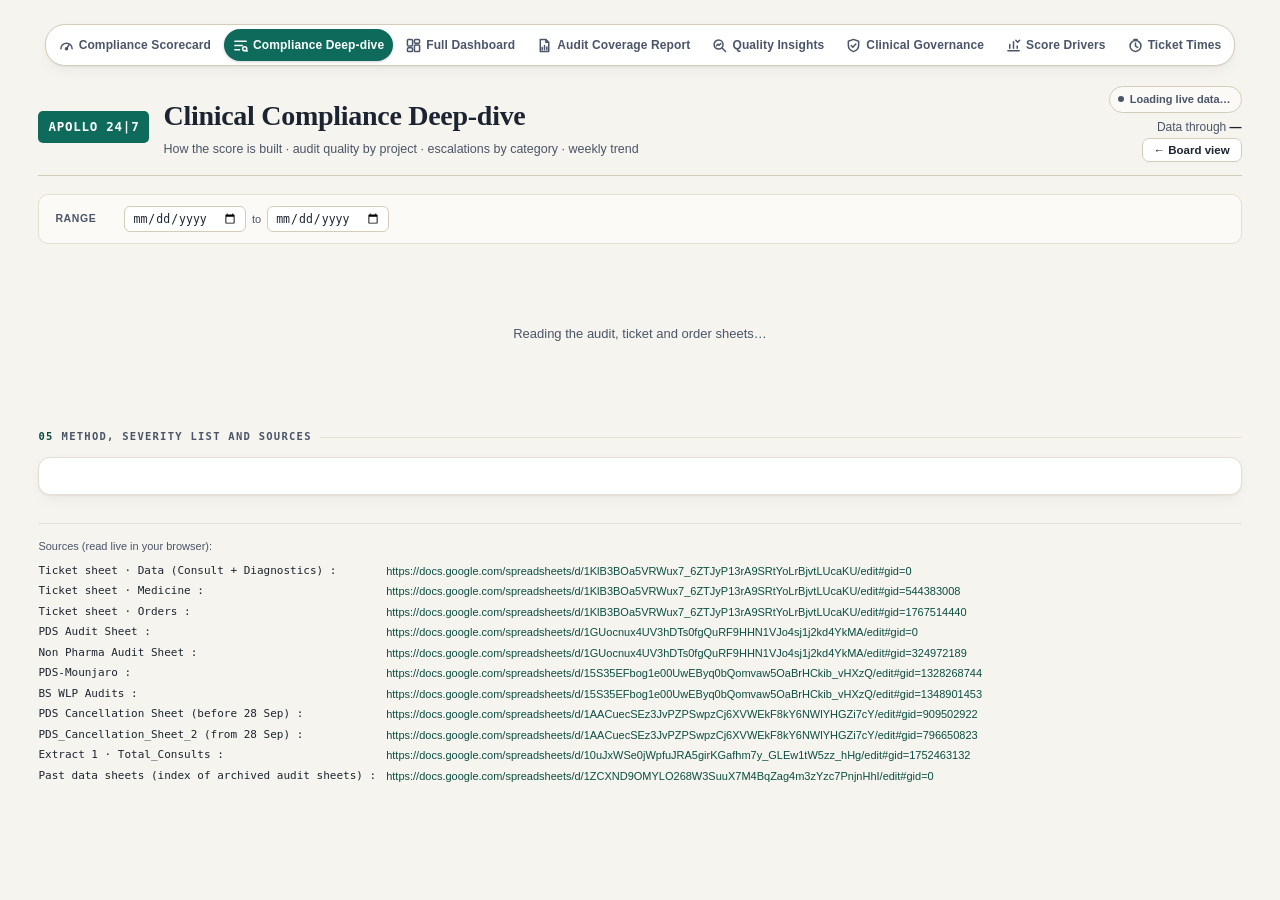
<file: scorecard/deepdive.html>
<!doctype html>
<html lang="en"><head><meta charset="utf-8"><meta name="viewport" content="width=device-width, initial-scale=1">
<title>Clinical Compliance Scorecard has moved</title>
<meta http-equiv="refresh" content="0; url=https://sanjeevyadav-blip.github.io/apollo-audit-dashboard/deepdive.html">
<link rel="canonical" href="https://sanjeevyadav-blip.github.io/apollo-audit-dashboard/deepdive.html">
<style>body{font-family:system-ui,sans-serif;background:#F6F4EE;color:#1B2430;display:flex;align-items:center;justify-content:center;min-height:100vh;margin:0;padding:16px}a{color:#0A4E43}@media(prefers-color-scheme:dark){body{background:#181A16;color:#EDE9DE}a{color:#8FDCC6}}</style>
</head><body><p>The Clinical Compliance Scorecard is now <a href="https://sanjeevyadav-blip.github.io/apollo-audit-dashboard/deepdive.html">Page 1 of the audit website</a>.</p></body></html>
</file>
<file: cc.css>
/* Clinical Compliance Scorecard — shared styles (Board + Deep-dive) */
:root{
  --ink:#1B2430; --ink-soft:#4A5568; --ink-faint:#6B7380; --paper:#F6F4EE; --surface:#FFFFFF; --surface-2:#FBFAF6;
  --line:#E4DFD1; --line-strong:#D3CCB8; --accent:#0E6B5C; --accent-ink:#0A4E43;
  --accent-soft:#E2F0EA; --accent-soft-line:#BFDCCE; --good:#2E7D46; --good-soft:#E5F3E7;
  --warn:#A8650F; --warn-soft:#FBEEDA; --crit:#AE2E20; --crit-soft:#FBE7E2;
  --shadow: 0 1px 2px rgba(27,36,48,.06), 0 6px 20px -8px rgba(27,36,48,.10);
  --font-display:'Fraunces', Georgia, 'Iowan Old Style', serif;
  --font-body:'IBM Plex Sans', -apple-system, BlinkMacSystemFont, 'Segoe UI', sans-serif;
  --font-mono:'IBM Plex Mono', ui-monospace, SFMono-Regular, Menlo, monospace;
}
@media (prefers-color-scheme: dark){
  :root:not([data-theme="light"]){
    --ink:#EDE9DE; --ink-soft:#AFA890; --ink-faint:#8F8A76; --paper:#181A16; --surface:#212319; --surface-2:#1D1F17;
    --line:#34362A; --line-strong:#43452F; --accent:#4FBFA3; --accent-ink:#8FDCC6;
    --accent-soft:#1C2E28; --accent-soft-line:#2E4A3F; --good:#5FBF7A; --good-soft:#1B2A1E;
    --warn:#E0A64B; --warn-soft:#332711; --crit:#E37060; --crit-soft:#341C17;
    --shadow: 0 1px 2px rgba(0,0,0,.3), 0 10px 26px -10px rgba(0,0,0,.5);
  }
}
:root[data-theme="dark"]{
  --ink:#EDE9DE; --ink-soft:#AFA890; --ink-faint:#8F8A76; --paper:#181A16; --surface:#212319; --surface-2:#1D1F17;
  --line:#34362A; --line-strong:#43452F; --accent:#4FBFA3; --accent-ink:#8FDCC6;
  --accent-soft:#1C2E28; --accent-soft-line:#2E4A3F; --good:#5FBF7A; --good-soft:#1B2A1E;
  --warn:#E0A64B; --warn-soft:#332711; --crit:#E37060; --crit-soft:#341C17;
  --shadow: 0 1px 2px rgba(0,0,0,.3), 0 10px 26px -10px rgba(0,0,0,.5);
}
*{box-sizing:border-box}
html{background:var(--paper)}
body{margin:0;background:var(--paper);color:var(--ink);overflow-x:hidden;font-family:var(--font-body);font-size:14px;line-height:1.5;
  padding:24px clamp(16px,3vw,40px) 56px;-webkit-font-smoothing:antialiased}
.wrap{max-width:1240px;margin:0 auto}
a{color:var(--accent-ink)}
.tnum{font-variant-numeric:tabular-nums}
button{font-family:inherit}
button:focus-visible,a:focus-visible,input:focus-visible{outline:2px solid var(--accent);outline-offset:2px}

/* page switch */
.pages{display:flex;justify-content:center;margin:0 0 22px}
.pages nav{display:inline-flex;gap:4px;padding:4px;background:var(--surface);border:1px solid var(--line);border-radius:99px;box-shadow:var(--shadow)}
.pages a{display:inline-flex;align-items:center;gap:8px;padding:8px 16px;border-radius:99px;text-decoration:none;color:var(--ink-soft);font-size:12.5px;font-weight:600}
.pages a .k{font-family:var(--font-mono);font-size:10px;letter-spacing:.08em;opacity:.75}
.pages a:hover{color:var(--ink)}
.pages a.on{background:var(--accent);color:#fff}
.pages a.on .k{opacity:.85}

/* header */
.top{display:flex;justify-content:space-between;align-items:flex-end;gap:20px;flex-wrap:wrap;padding-bottom:16px;margin-bottom:18px;border-bottom:1px solid var(--line-strong)}
.top-id{display:flex;align-items:center;gap:14px}
.mark{font-family:var(--font-mono);font-weight:600;font-size:12.5px;letter-spacing:.06em;background:var(--accent);color:var(--surface);padding:7px 10px;border-radius:5px;white-space:nowrap}
.top h1{font-family:var(--font-display);font-weight:600;font-size:28px;letter-spacing:-.01em;margin:0;text-wrap:balance}
.top p{margin:3px 0 0;color:var(--ink-soft);font-size:12.5px}
.top-meta{text-align:right;font-size:12px;color:var(--ink-soft);display:flex;flex-direction:column;gap:5px;align-items:flex-end}
.top-meta b{color:var(--ink);font-weight:600}
.status-chip{display:inline-flex;align-items:center;gap:6px;background:var(--accent-soft);border:1px solid var(--accent-soft-line);color:var(--accent-ink);
  padding:4px 10px 4px 8px;border-radius:99px;font-size:11px;font-weight:600}
.status-chip .dot{width:6px;height:6px;border-radius:50%;background:var(--accent)}
.status-chip.warn{background:var(--warn-soft);border-color:var(--warn);color:var(--warn)} .status-chip.warn .dot{background:var(--warn)}
.status-chip.off{background:var(--surface-2);border-color:var(--line-strong);color:var(--ink-soft)} .status-chip.off .dot{background:var(--ink-soft)}
.btn{font-size:11.5px;font-weight:600;padding:5px 11px;border-radius:7px;border:1px solid var(--line-strong);background:var(--surface);color:var(--ink);cursor:pointer;text-decoration:none}
.btn:hover{border-color:var(--accent)}

/* period bar */
.periodbar{display:flex;align-items:center;gap:10px 14px;flex-wrap:wrap;margin-bottom:20px;padding:11px 16px;background:var(--surface-2);border:1px solid var(--line);border-radius:10px}
.lbl{font-size:10.5px;font-weight:600;letter-spacing:.06em;text-transform:uppercase;color:var(--ink-soft)}
.chips{display:flex;gap:6px;flex-wrap:wrap}
.chip{font-size:11.5px;font-weight:600;padding:5px 12px;border-radius:99px;border:1px solid var(--line-strong);background:var(--surface);color:var(--ink-soft);cursor:pointer}
.chip:hover{border-color:var(--accent);color:var(--ink)}
.chip.on{background:var(--accent);border-color:var(--accent);color:#fff}
.periodbar .range{margin-left:auto;font-size:11.5px;color:var(--ink-soft)} .periodbar .range b{color:var(--ink);font-family:var(--font-mono)}
.dates{display:flex;align-items:center;gap:6px}
.dates input{font-family:var(--font-mono);font-size:11.5px;border:1px solid var(--line-strong);border-radius:6px;padding:4px 7px;background:var(--surface);color:var(--ink)}

/* sections + panels */
.section-label{font-family:var(--font-mono);font-size:10.5px;font-weight:600;letter-spacing:.12em;text-transform:uppercase;color:var(--ink-soft);display:flex;align-items:center;gap:8px;margin:26px 0 12px}
.section-label .n{color:var(--accent-ink)}
.section-label::after{content:"";flex:1;height:1px;background:var(--line)}
.panel{background:var(--surface);border:1px solid var(--line);border-radius:12px;padding:18px 20px;box-shadow:var(--shadow);min-width:0}
.panel h2{font-family:var(--font-display);font-weight:600;font-size:17px;margin:0 0 4px}
.desc{font-size:12px;color:var(--ink-soft);margin:0 0 14px}

/* hero */
.hero{display:grid;grid-template-columns:minmax(0,1.25fr) minmax(0,1fr) minmax(0,1fr);gap:16px}
.hero.two{grid-template-columns:minmax(0,1fr) minmax(0,1.5fr)}
@media (max-width:960px){ .hero,.hero.two{grid-template-columns:1fr} }
.score-card{position:relative;overflow:hidden;border-top:4px solid var(--line-strong)}
.score-card.green{border-top-color:var(--good)} .score-card.amber{border-top-color:var(--warn)} .score-card.red{border-top-color:var(--crit)}
.score-card .k{font-size:10.5px;font-weight:600;letter-spacing:.08em;text-transform:uppercase;color:var(--ink-soft)}
.score-big{display:flex;align-items:baseline;gap:8px;margin:8px 0 6px}
.score-big .v{font-family:var(--font-mono);font-size:64px;font-weight:600;letter-spacing:-.03em;line-height:1}
.score-big .of{font-family:var(--font-mono);font-size:16px;color:var(--ink-soft)}
.comp-big{display:flex;align-items:baseline;gap:6px;margin:8px 0 4px}
.comp-big .v{font-family:var(--font-mono);font-size:38px;font-weight:600;letter-spacing:-.02em;line-height:1.05}
.comp-big .u{font-family:var(--font-mono);font-size:14px;color:var(--ink-soft)}
.weight{float:right;font-family:var(--font-mono);font-size:11px;font-weight:600;color:var(--accent-ink);background:var(--accent-soft);border:1px solid var(--accent-soft-line);border-radius:99px;padding:2px 9px}
.rag{display:inline-flex;align-items:center;gap:6px;font-size:11.5px;font-weight:700;padding:3px 10px;border-radius:99px;letter-spacing:.02em}
.rag::before{content:"";width:7px;height:7px;border-radius:50%;background:currentColor}
.rag.green{background:var(--good-soft);color:var(--good)} .rag.amber{background:var(--warn-soft);color:var(--warn)} .rag.red{background:var(--crit-soft);color:var(--crit)} .rag.none{background:var(--surface-2);color:var(--ink-soft)}
.delta{font-family:var(--font-mono);font-size:12px;font-weight:600}
.delta.up{color:var(--good)} .delta.down{color:var(--crit)} .delta.flat{color:var(--ink-soft)}
.delta.bad-up{color:var(--crit)} .delta.good-down{color:var(--good)}
.facts{list-style:none;margin:12px 0 0;padding:12px 0 0;border-top:1px solid var(--line);display:grid;gap:6px;font-size:12.5px;color:var(--ink-soft)}
.facts b{color:var(--ink);font-family:var(--font-mono);font-weight:600}
.formula{margin-top:12px;font-size:11.5px;color:var(--ink-soft)}
.formula code{font-family:var(--font-mono);background:var(--surface-2);border:1px solid var(--line);padding:1px 6px;border-radius:4px;color:var(--ink)}

/* coverage meter with target band */
.cov{margin-top:10px}
.cov .bar{position:relative;height:9px;border-radius:99px;background:var(--surface-2);border:1px solid var(--line);overflow:hidden}
.cov .bar i{position:absolute;left:0;top:0;bottom:0;background:var(--accent);border-radius:99px}
.cov .bar .tgt{position:absolute;top:0;bottom:0;background:repeating-linear-gradient(45deg,rgba(46,125,70,.25) 0 4px,transparent 4px 8px);border-left:1px solid var(--good);border-right:1px solid var(--good)}
.cov .cap{display:flex;justify-content:space-between;font-size:11px;color:var(--ink-soft);margin-top:4px}

/* tables */
.tbl-wrap{overflow-x:auto}
table{width:100%;border-collapse:collapse;font-size:12.5px}
th{text-align:left;font-size:10.5px;letter-spacing:.05em;text-transform:uppercase;color:var(--ink-soft);font-weight:600;padding:0 10px 8px;border-bottom:1px solid var(--line-strong);white-space:nowrap}
td{padding:9px 10px;border-bottom:1px solid var(--line);vertical-align:middle;white-space:nowrap}
tr:last-child td{border-bottom:none}
td.num,th.num{text-align:right;font-family:var(--font-mono)}
tr.total td{font-weight:700;border-top:1px solid var(--line-strong)}
td.wrap{white-space:normal;min-width:220px}
.sev{display:inline-block;font-size:10.5px;font-weight:700;letter-spacing:.04em;padding:2px 8px;border-radius:99px}
.sev.High{background:var(--crit-soft);color:var(--crit)} .sev.Medium{background:var(--warn-soft);color:var(--warn)}
.meter{display:inline-flex;align-items:center;gap:8px;justify-content:flex-end}
.meter .track{width:80px;height:6px;border-radius:99px;background:var(--surface-2);border:1px solid var(--line);overflow:hidden;display:inline-block}
.meter .track i{display:block;height:100%;background:var(--accent)}
.meter .track i.warn{background:var(--warn)} .meter .track i.crit{background:var(--crit)}
.empty{font-size:12px;color:var(--ink-soft);padding:8px 2px}

/* grids */
.grid2{display:grid;grid-template-columns:minmax(0,1fr) minmax(0,1fr);gap:16px}
@media (max-width:960px){ .grid2{grid-template-columns:1fr} }

/* key points */
.points{margin:0;padding:0;list-style:none;display:grid;gap:10px}
.points li{display:grid;grid-template-columns:22px minmax(0,1fr);gap:8px;font-size:13px;line-height:1.5}
.points li .ic{width:22px;height:22px;border-radius:6px;display:inline-flex;align-items:center;justify-content:center;font-size:11px;font-weight:700;font-family:var(--font-mono);background:var(--accent-soft);color:var(--accent-ink)}
.points li.warn .ic{background:var(--warn-soft);color:var(--warn)} .points li.crit .ic{background:var(--crit-soft);color:var(--crit)}

/* trend bars */
.trend{display:grid;gap:14px}
.trend-row{display:grid;grid-template-columns:140px minmax(0,1fr);gap:12px;align-items:center}
.trend-row .nm{font-size:12px;color:var(--ink-soft);font-weight:600}
.trend-cols{display:grid;gap:8px}
.tcol{display:grid;grid-template-columns:90px minmax(0,1fr) 72px;gap:10px;align-items:center;font-size:12px}
.tcol .m{color:var(--ink-soft);font-family:var(--font-mono);font-size:11.5px}
.tcol .bar{height:10px;border-radius:99px;background:var(--surface-2);border:1px solid var(--line);overflow:hidden}
.tcol .bar i{display:block;height:100%;background:var(--accent);border-radius:99px}
.tcol .bar i.alt{background:var(--warn)}
.tcol .v{text-align:right;font-family:var(--font-mono);font-weight:600}

.note{font-size:12px;color:var(--warn);background:var(--warn-soft);border:1px solid var(--warn);border-radius:8px;padding:9px 12px;margin:0 0 16px}
.note b{color:inherit}
.method{font-size:12.5px;color:var(--ink-soft);line-height:1.6}
.method h3{font-size:13px;color:var(--ink);margin:14px 0 4px}
.method code{font-family:var(--font-mono);background:var(--surface-2);border:1px solid var(--line);padding:1px 6px;border-radius:4px;color:var(--ink);font-size:11.5px}
.map{display:grid;grid-template-columns:repeat(3,minmax(0,1fr));gap:12px;margin-top:8px}
@media (max-width:960px){ .map{grid-template-columns:1fr} }
.map div{background:var(--surface-2);border:1px solid var(--line);border-radius:8px;padding:10px 12px;font-size:12px}
.map b{display:block;color:var(--ink);margin-bottom:4px}
footer{margin-top:28px;padding-top:14px;border-top:1px solid var(--line);font-size:11px;color:var(--ink-soft)}
.src{display:grid;grid-template-columns:max-content minmax(0,1fr);gap:4px 10px;margin-top:8px}
.src .sn{font-family:var(--font-mono);color:var(--ink)}
.src a{overflow:hidden;text-overflow:ellipsis;white-space:nowrap;min-width:0;text-decoration:none}
@media (max-width:560px){ .top-id{flex-direction:column;align-items:flex-start;gap:10px} .top h1{font-size:24px} .trend-row{grid-template-columns:1fr;gap:6px} .tcol{grid-template-columns:86px minmax(0,1fr) 58px} .src{grid-template-columns:1fr} .top-meta{align-items:flex-start;text-align:left} .periodbar .range{margin-left:0} .score-big .v{font-size:52px} }

.loading{padding:60px 0;text-align:center;color:var(--ink-soft);font-size:13px}

/* print: board pack */
@media print{
  :root{ --ink:#1B2430; --ink-soft:#4A5568; --paper:#FFFFFF; --surface:#FFFFFF; --surface-2:#F7F6F2; --line:#E4DFD1; --line-strong:#D3CCB8;
    --accent:#0E6B5C; --accent-ink:#0A4E43; --accent-soft:#E2F0EA; --accent-soft-line:#BFDCCE; --good:#2E7D46; --good-soft:#E5F3E7;
    --warn:#A8650F; --warn-soft:#FBEEDA; --crit:#AE2E20; --crit-soft:#FBE7E2; --shadow:none; }
  body{padding:0;font-size:12px}
  .pages,.periodbar .chips,.noprint,.dates{display:none !important}
  .panel{break-inside:avoid}
  @page{size:A4 landscape;margin:12mm}
}

/* ===== v2 board visuals ===== */
:root{ --sev-critical:#7A1C12; --sev-high:#B23A2A; --sev-medium:#DD7A5C; --sev-others:#F0B9A5; --band-red:#AE2E20; --band-amber:#C98A1B; --band-green:#2E7D46; }
@media (prefers-color-scheme: dark){ :root:not([data-theme="light"]){ --sev-critical:#F6C2B0; --sev-high:#E8896C; --sev-medium:#C9533D; --sev-others:#7E3024; --band-red:#E37060; --band-amber:#E0A64B; --band-green:#5FBF7A; } }
:root[data-theme="dark"]{ --sev-critical:#F6C2B0; --sev-high:#E8896C; --sev-medium:#C9533D; --sev-others:#7E3024; --band-red:#E37060; --band-amber:#E0A64B; --band-green:#5FBF7A; }

.banner{display:grid;grid-template-columns:minmax(260px,340px) minmax(0,1fr);gap:28px;align-items:center;padding:26px 28px;border-radius:16px;
  background:linear-gradient(135deg,var(--surface) 0%,var(--surface) 55%,var(--accent-soft) 100%);border:1px solid var(--line);box-shadow:var(--shadow);position:relative;overflow:hidden}
.banner::before{content:"";position:absolute;left:0;top:0;bottom:0;width:6px;background:var(--line-strong)}
.banner.green::before{background:var(--band-green)} .banner.amber::before{background:var(--band-amber)} .banner.red::before{background:var(--band-red)}
@media (max-width:860px){ .banner{grid-template-columns:1fr;padding:20px} }
.gauge{width:100%;max-width:340px;display:block;margin:0 auto}
.gauge .lbl-num{font-family:var(--font-mono);font-weight:600;fill:var(--ink)}
.gauge .lbl-sm{font-family:var(--font-mono);font-size:11px;fill:var(--ink-soft)}
.headline .eyebrow{font-size:11px;font-weight:700;letter-spacing:.12em;text-transform:uppercase;color:var(--ink-soft)}
.headline h2{font-family:var(--font-display);font-size:30px;line-height:1.15;margin:6px 0 8px;font-weight:600;text-wrap:balance}
.headline h2 .hl{color:var(--accent-ink)}
.headline .sub{font-size:13px;color:var(--ink-soft);display:flex;gap:10px;align-items:center;flex-wrap:wrap}
.rag.big{font-size:13px;padding:5px 13px}

/* waterfall: 100 -> score */
.wf{margin-top:18px}
.wf .wf-bar{display:flex;height:34px;border-radius:8px;overflow:hidden;gap:2px;background:var(--surface)}
.wf .seg{height:100%;display:flex;align-items:center;justify-content:center;font-family:var(--font-mono);font-size:11.5px;font-weight:600;color:#fff;min-width:0;white-space:nowrap;overflow:hidden;position:relative;cursor:default}
.wf .seg.keep{background:var(--accent);justify-content:flex-start;padding-left:12px}
.wf .seg.s-critical{background:var(--sev-critical)} .wf .seg.s-high{background:var(--sev-high)} .wf .seg.s-medium{background:var(--sev-medium);color:#3a120c} .wf .seg.s-others{background:var(--sev-others);color:#3a120c}
.wf .wf-axis{display:flex;justify-content:space-between;font-family:var(--font-mono);font-size:10.5px;color:var(--ink-soft);margin-top:5px}
.legend{display:flex;flex-wrap:wrap;gap:6px 16px;margin-top:10px;font-size:12px;color:var(--ink-soft)}
.legend span{display:inline-flex;align-items:center;gap:6px}
.legend i{width:11px;height:11px;border-radius:3px;display:inline-block}

/* deduction tiles */
.tiles4{display:grid;grid-template-columns:repeat(4,minmax(0,1fr));gap:14px}
@media (max-width:960px){ .tiles4{grid-template-columns:repeat(2,minmax(0,1fr))} }
@media (max-width:520px){ .tiles4{grid-template-columns:1fr} }
.dtile{background:var(--surface);border:1px solid var(--line);border-radius:12px;padding:16px 16px 14px;box-shadow:var(--shadow);position:relative;overflow:hidden}
.dtile .sw{position:absolute;left:0;right:0;top:0;height:5px}
.dtile .rank{font-family:var(--font-mono);font-size:10.5px;color:var(--ink-soft);letter-spacing:.06em}
.dtile .nm{font-weight:700;font-size:13.5px;margin:2px 0 8px}
.dtile .pts{font-family:var(--font-mono);font-size:34px;font-weight:600;letter-spacing:-.02em;line-height:1}
.dtile .pts small{font-size:13px;color:var(--ink-soft);font-weight:500;margin-left:4px}
.dtile .rate{font-size:12px;color:var(--ink-soft);margin-top:8px}
.dtile .rate b{font-family:var(--font-mono);color:var(--ink)}
.dtile .chg{margin-top:6px;font-size:11.5px}
.dtile.top{border-color:var(--sev-high);box-shadow:0 0 0 1px var(--sev-high),var(--shadow)}
.dtile .flag{display:inline-block;margin-left:6px;font-family:var(--font-body);font-size:9.5px;font-weight:700;letter-spacing:.06em;text-transform:uppercase;color:#fff;background:var(--sev-high);padding:1px 7px;border-radius:99px;vertical-align:1px}

/* business line cards */
.bucards{display:grid;grid-template-columns:repeat(3,minmax(0,1fr));gap:14px}
@media (max-width:860px){ .bucards{grid-template-columns:1fr} }
.bucard{background:var(--surface);border:1px solid var(--line);border-radius:12px;padding:16px 18px;box-shadow:var(--shadow)}
.bucard .t{display:flex;justify-content:space-between;align-items:baseline;gap:8px}
.bucard .t b{font-size:15px}
.bucard .t span{font-family:var(--font-mono);font-size:11.5px;color:var(--ink-soft)}
.bucard .big{font-family:var(--font-mono);font-size:30px;font-weight:600;margin:8px 0 2px;letter-spacing:-.02em}
.bucard .big small{font-size:12px;color:var(--ink-soft);font-weight:500;margin-left:4px}
.bucard .mini{display:flex;height:10px;border-radius:99px;overflow:hidden;gap:2px;margin:10px 0 6px;background:var(--surface-2)}
.bucard .mini i{display:block;height:100%}
.bucard .rows{display:grid;grid-template-columns:1fr auto auto;gap:4px 12px;font-size:12px;color:var(--ink-soft)}
.bucard .rows b{font-family:var(--font-mono);color:var(--ink);text-align:right}
.bucard.worst{border-color:var(--sev-high)}

/* line chart */
.chart{position:relative}
.chart svg{display:block;width:100%;height:auto;overflow:visible}
.chart .axis text{font-family:var(--font-mono);font-size:10.5px;fill:var(--ink-soft)}
.chart .grid line{stroke:var(--line);stroke-width:1}
.chart .tip{position:absolute;pointer-events:none;background:var(--ink);color:var(--paper);font-size:11.5px;padding:7px 9px;border-radius:7px;white-space:nowrap;transform:translate(-50%,-110%);opacity:0;transition:opacity .1s;box-shadow:var(--shadow)}
.chart .tip b{font-family:var(--font-mono)}
@media print{ .banner{background:#fff} }
@media (prefers-color-scheme: dark){ :root:not([data-theme="light"]) .wf .seg.s-medium, :root:not([data-theme="light"]) .wf .seg.s-others{color:#fff} :root:not([data-theme="light"]) .wf .seg.s-critical{color:#3a120c} }
:root[data-theme="dark"] .wf .seg.s-medium, :root[data-theme="dark"] .wf .seg.s-others{color:#fff}
:root[data-theme="dark"] .wf .seg.s-critical{color:#3a120c}
@media (max-width:560px){ .wf .seg:not(.keep){font-size:0} .headline h2{font-size:24px} }
.dtile .rank{display:flex;align-items:center;flex-wrap:wrap;gap:6px;min-height:18px;line-height:18px}
.dtile .flag{margin-left:0;line-height:16px}

/* page switcher — same as the audit dashboard pages */
.page-toggle-wrap{position:sticky;top:10px;z-index:50;display:flex;justify-content:center;margin:0 0 20px;pointer-events:none}
.page-toggle{pointer-events:auto;display:inline-flex;gap:4px;padding:4px;background:var(--surface);border:1px solid var(--line-strong);border-radius:99px;box-shadow:var(--shadow)}
.page-toggle a{display:inline-flex;align-items:center;gap:8px;padding:9px 20px;border-radius:99px;font-size:12.5px;font-weight:600;color:var(--ink-soft);text-decoration:none;letter-spacing:.01em;transition:background .15s,color .15s;white-space:nowrap}
.page-toggle a:hover{color:var(--ink);background:var(--surface-2)}
.page-toggle a[aria-current="page"]{background:var(--accent);color:var(--surface);box-shadow:0 1px 3px rgba(0,0,0,.18)}
.page-toggle svg{width:15px;height:15px;flex:none}
.page-toggle .pg{font-family:var(--font-mono);font-size:10px;opacity:.75;letter-spacing:.06em}
@media (max-width:1180px){ .page-toggle a{padding:8px 13px} .page-toggle .pg{display:none} }
@media (max-width:860px){ .page-toggle{flex-wrap:wrap;justify-content:center;max-width:calc(100vw - 32px);border-radius:18px} }
@media (max-width:560px){ .page-toggle a{padding:8px 12px;font-size:11.5px} .page-toggle .pg{display:none} .page-toggle{flex-wrap:wrap;justify-content:center;max-width:calc(100vw - 32px);border-radius:18px} }

/* ===== How to read ===== */
.howto{display:grid;grid-template-columns:repeat(3,minmax(0,1fr));gap:14px}
@media (max-width:960px){ .howto{grid-template-columns:repeat(2,minmax(0,1fr))} }
@media (max-width:600px){ .howto{grid-template-columns:1fr} }
.hcard{background:var(--surface);border:1px solid var(--line);border-radius:12px;padding:16px 18px;box-shadow:var(--shadow);font-size:12.8px;line-height:1.55;color:var(--ink-soft)}
.hcard h3{font-size:14px;color:var(--ink);margin:0 0 6px;display:flex;align-items:center;gap:8px}
.hcard h3 .no{font-family:var(--font-mono);font-size:11px;background:var(--accent-soft);color:var(--accent-ink);border-radius:6px;padding:2px 7px}
.hcard p{margin:0 0 6px}
.hcard p:last-child{margin-bottom:0}
.hcard b{color:var(--ink)}
.hcard .why{border-left:3px solid var(--accent);padding-left:9px;margin-top:8px;color:var(--ink)}
.hcard .sev-dot{width:10px;height:10px;border-radius:3px;display:inline-block}
.bands{display:grid;gap:6px;margin-top:6px}
.bands div{display:flex;gap:8px;align-items:flex-start}
.moves{width:100%;border-collapse:collapse;font-size:12.5px}
.moves td{padding:8px 10px;border-bottom:1px solid var(--line);white-space:normal}
.moves td.num{font-family:var(--font-mono);font-weight:700;color:var(--good);text-align:right;white-space:nowrap}
</file>
